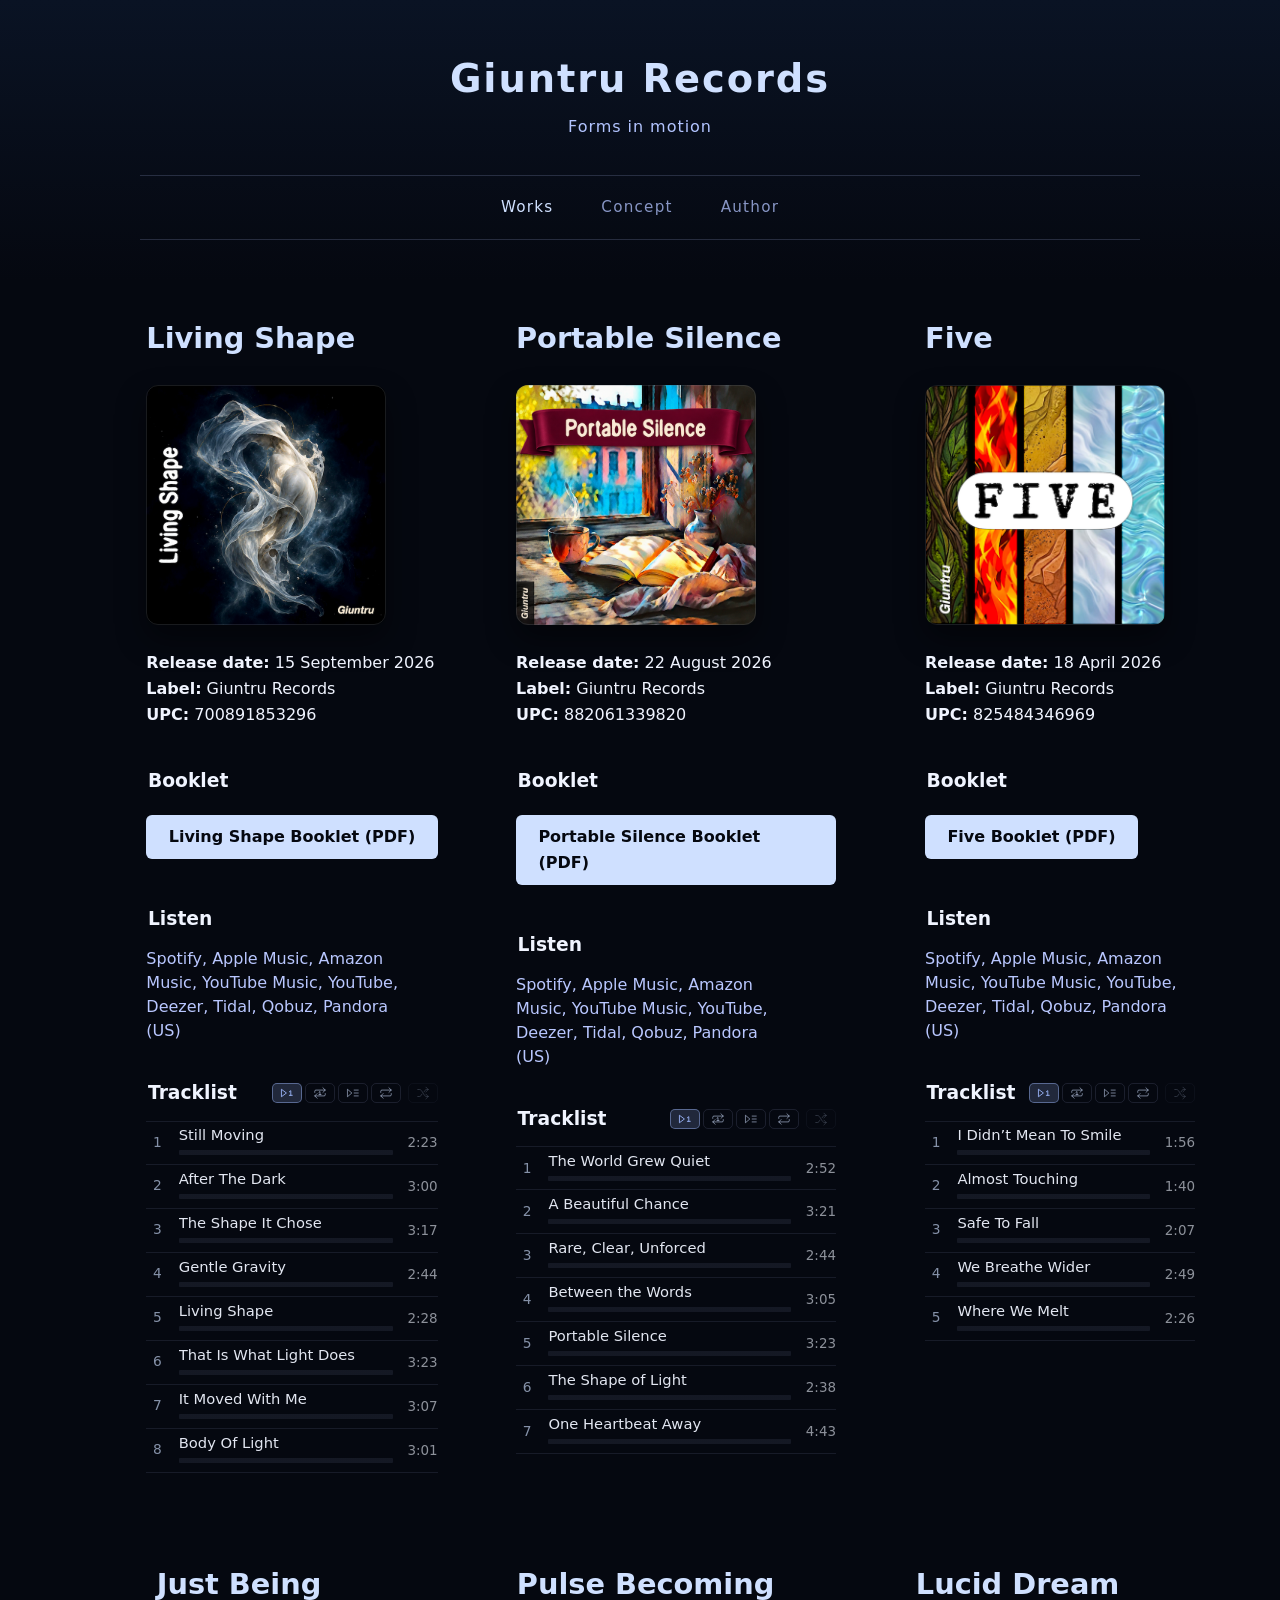
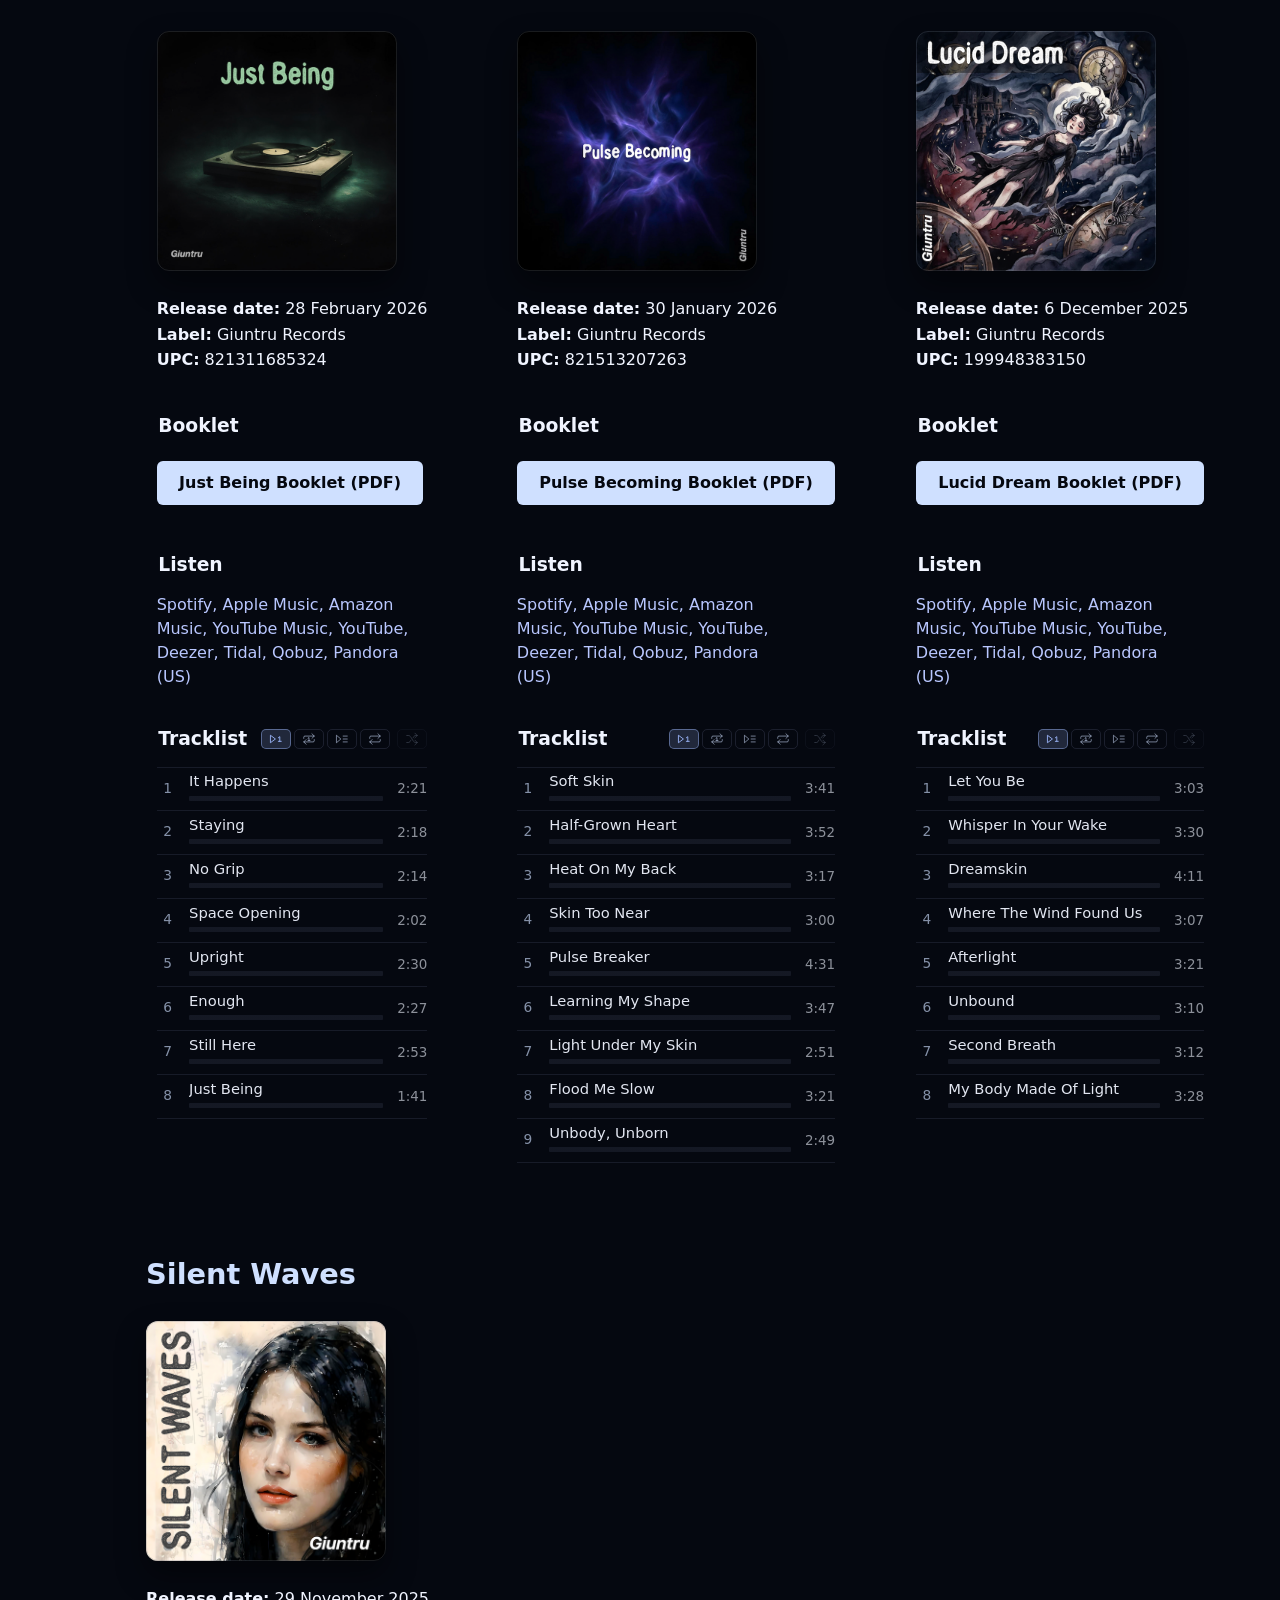
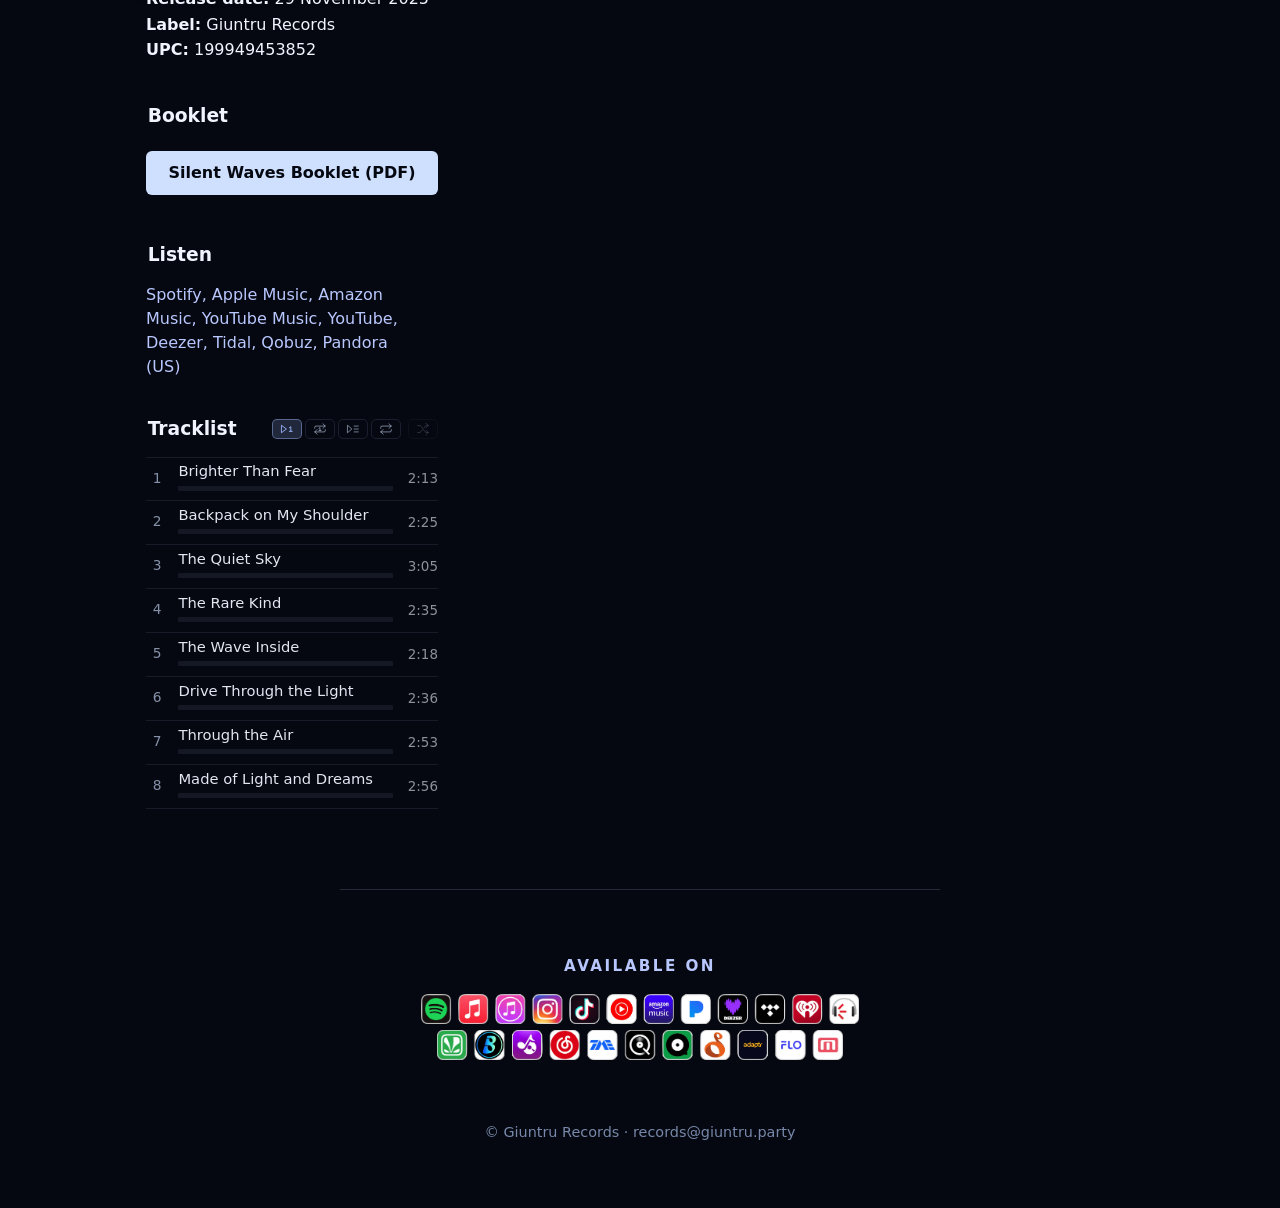
<file: index.html>
<!DOCTYPE html>
<html lang="en">

<head>
  <meta charset="UTF-8">
  <title>Giuntru Records</title>
  <meta name="viewport" content="width=device-width, initial-scale=1">
  <meta name="description"
    content="Giuntru Records — the official home of Giuntru’s albums, booklets and artistic releases. Music, visuals and immersive stories.">
  <link rel="stylesheet" href="style.css">
</head>

<body>
  <header class="header">
    <div class="header-inner">
      <h1>Giuntru Records</h1>
      <p>Forms in motion</p>


     <nav class="main-nav">
      <span class="active">Works</span>
       <a href="concept.html">Concept</a>
       <a href="author.html">Author</a>
     </nav>

    

    </div>
  </header>

  <main>


    <div class="albums">





      <section class="album">
        <h2>Living Shape</h2>

        <img src="Living Shape Cover WEB.png" alt="Living Shape" class="album-cover">

        <p>
          <strong>Release date:</strong> 15 September 2026<br>
          <strong>Label:</strong> Giuntru Records<br>
          <strong>UPC:</strong> 700891853296
        </p>

        <h3>Booklet</h3>
        <p>
          <a class="btn" href="Living Shape.pdf" target="_blank">
            Living Shape Booklet (PDF)
          </a>
        </p>

        <h3>Listen</h3>
        <p class="listen-inline">
          <a href="https://open.spotify.com/album/4UQERyZscUioZ2yqwsYGYH" target="_blank">Spotify</a>,
          <a href="https://music.apple.com/mt/album/living-shape/6811992851" target="_blank">Apple Music</a>,
          <a href="https://music.amazon.com/albums/B0HJRQJTVC" target="_blank">Amazon Music</a>,
          <a href="https://music.youtube.com/playlist?list=OLAK5uy_n39C-CLjLntcSax21QAZDIHjfccVD6gM8" target="_blank">YouTube Music</a>,
          <a href="https://www.youtube.com/channel/UCXBFj8EbXyIumIeQOKZNlCA" target="_blank">YouTube</a>,
          <a href="https://link.deezer.com/s/34p3vc8yIKnlxYj2EFnZy" target="_blank">Deezer</a>,
          <a href="https://tidal.com/album/561153106" target="_blank">Tidal</a>,
          <a href="https://www.qobuz.com/gb-en/album/living-shape-giuntru/fzfpx6axgtxh9" target="_blank"> Qobuz</a>,
          <a target="_blank">Pandora (US)</a>
        </p>
          

        
        <div class="tracklist-header">
          <h3>Tracklist</h3>
          <div class="album-playback">
            <div class="album-modes" role="radiogroup" aria-label="Playback mode">
              <button class="album-mode" type="button" role="radio" data-mode="single" aria-checked="true" tabindex="0" aria-label="One track" title="One track"><svg viewBox="0 0 24 24" aria-hidden="true"><path d="m3 6 8 6-8 6Z"/><path d="m16 10 2.5-2v8m-2.5 0h5"/></svg></button>
              <button class="album-mode" type="button" role="radio" data-mode="repeat-one" aria-checked="false" tabindex="-1" aria-label="Repeat track" title="Repeat track"><svg viewBox="0 0 24 24" aria-hidden="true"><path d="m17 3 4 4-4 4M3 11V9a2 2 0 0 1 2-2h16M7 21l-4-4 4-4m14 0v2a2 2 0 0 1-2 2H3"/><path class="repeat-one-number" d="m10.25 10.75 1.75-1.25v5m-1.75 0h3.5"/></svg></button>
              <button class="album-mode" type="button" role="radio" data-mode="album" aria-checked="false" tabindex="-1" aria-label="Album once" title="Album once"><svg viewBox="0 0 24 24" aria-hidden="true"><path d="m3 6 7 6-7 6Zm11 1h7m-7 5h7m-7 5h7"/></svg></button>
              <button class="album-mode" type="button" role="radio" data-mode="repeat-all" aria-checked="false" tabindex="-1" aria-label="Repeat album" title="Repeat album"><svg viewBox="0 0 24 24" aria-hidden="true"><path d="m17 3 4 4-4 4M3 11V9a2 2 0 0 1 2-2h16M7 21l-4-4 4-4m14 0v2a2 2 0 0 1-2 2H3"/></svg></button>
            </div>
            <button class="album-shuffle" type="button" disabled aria-label="Shuffle album" aria-pressed="false" title="Shuffle album">
              <svg viewBox="0 0 24 24" aria-hidden="true"><path d="M3 6h3c5 0 7 12 12 12h3m-4-4 4 4-4 4M3 18h3c2 0 3-2 4-4m4-4c1-2 2-4 4-4h3m-4-4 4 4-4 4"/></svg>
            </button>
          </div>
        </div>

        <div class="tracklist">

          <div class="track-row playable" data-src="audio/Living Shape/01 - Still Moving.mp3" data-lyrics-sync="audio/Living Shape/01 - Still Moving.lrc">
            <button class="track-control" type="button" aria-label="Play Still Moving">
              <span class="track-number">1</span>

              <span class="track-play" aria-hidden="true">
                <svg viewBox="0 0 32 32"><circle cx="16" cy="16" r="15.4" fill="none" stroke="currentColor" stroke-width="1.2"></circle><path transform="translate(4.333333 4)" d="M8 5v14l11-7z"></path></svg>
              </span>

              <span class="track-pause" aria-hidden="true">
                <svg viewBox="0 0 32 32"><circle cx="16" cy="16" r="15.4" fill="none" stroke="currentColor" stroke-width="1.2"></circle><path transform="translate(4 4)" d="M7 5h4v14H7zM13 5h4v14h-4z"></path></svg>
              </span>

              <span class="track-eq" aria-hidden="true"><span class="eq-channel eq-left"><i></i><i></i><i></i><i></i><i></i></span><span class="eq-channel eq-right"><i></i><i></i><i></i><i></i><i></i></span></span>
            </button>

            <div class="track-meta">
              <button class="track-title lyrics-open" type="button" aria-haspopup="dialog"
                aria-controls="track-lyrics" aria-label="Still Moving — controls and lyrics"><span class="lyrics-title-label">Still Moving</span></button>
              <input class="track-seek" type="range" min="0" max="100" step="0.1" value="0"
                aria-label="Seek Still Moving" aria-valuetext="0:00" disabled>
            </div>

            <span class="track-duration">2:23</span>
          </div>


          <div class="track-row playable" data-src="audio/Living Shape/02 - After the Dark.mp3" data-lyrics-sync="audio/Living Shape/02 - After the Dark.lrc">
            <button class="track-control" type="button" aria-label="Play After The Dark">
              <span class="track-number">2</span>

              <span class="track-play" aria-hidden="true">
                <svg viewBox="0 0 32 32"><circle cx="16" cy="16" r="15.4" fill="none" stroke="currentColor" stroke-width="1.2"></circle><path transform="translate(4.333333 4)" d="M8 5v14l11-7z"></path></svg>
              </span>

              <span class="track-pause" aria-hidden="true">
                <svg viewBox="0 0 32 32"><circle cx="16" cy="16" r="15.4" fill="none" stroke="currentColor" stroke-width="1.2"></circle><path transform="translate(4 4)" d="M7 5h4v14H7zM13 5h4v14h-4z"></path></svg>
              </span>

              <span class="track-eq" aria-hidden="true"><span class="eq-channel eq-left"><i></i><i></i><i></i><i></i><i></i></span><span class="eq-channel eq-right"><i></i><i></i><i></i><i></i><i></i></span></span>
            </button>

            <div class="track-meta">
              <button class="track-title lyrics-open" type="button" aria-haspopup="dialog"
                aria-controls="track-lyrics" aria-label="After The Dark — controls and lyrics"><span class="lyrics-title-label">After The Dark</span></button>
              <input class="track-seek" type="range" min="0" max="100" step="0.1" value="0"
                aria-label="Seek After The Dark" aria-valuetext="0:00" disabled>
            </div>

            <span class="track-duration">3:00</span>
          </div>


          <div class="track-row playable" data-src="audio/Living Shape/03 - The Shape It Chose.mp3" data-lyrics-sync="audio/Living Shape/03 - The Shape It Chose.lrc">
            <button class="track-control" type="button" aria-label="Play The Shape It Chose">
              <span class="track-number">3</span>

              <span class="track-play" aria-hidden="true">
                <svg viewBox="0 0 32 32"><circle cx="16" cy="16" r="15.4" fill="none" stroke="currentColor" stroke-width="1.2"></circle><path transform="translate(4.333333 4)" d="M8 5v14l11-7z"></path></svg>
              </span>

              <span class="track-pause" aria-hidden="true">
                <svg viewBox="0 0 32 32"><circle cx="16" cy="16" r="15.4" fill="none" stroke="currentColor" stroke-width="1.2"></circle><path transform="translate(4 4)" d="M7 5h4v14H7zM13 5h4v14h-4z"></path></svg>
              </span>

              <span class="track-eq" aria-hidden="true"><span class="eq-channel eq-left"><i></i><i></i><i></i><i></i><i></i></span><span class="eq-channel eq-right"><i></i><i></i><i></i><i></i><i></i></span></span>
            </button>

            <div class="track-meta">
              <button class="track-title lyrics-open" type="button" aria-haspopup="dialog"
                aria-controls="track-lyrics" aria-label="The Shape It Chose — controls and lyrics"><span class="lyrics-title-label">The Shape It Chose</span></button>
              <input class="track-seek" type="range" min="0" max="100" step="0.1" value="0"
                aria-label="Seek The Shape It Chose" aria-valuetext="0:00" disabled>
            </div>

            <span class="track-duration">3:17</span>
          </div>


          <div class="track-row playable" data-src="audio/Living Shape/04 - Gentle Gravity.mp3" data-lyrics-sync="audio/Living Shape/04 - Gentle Gravity.lrc">
            <button class="track-control" type="button" aria-label="Play Gentle Gravity">
              <span class="track-number">4</span>

              <span class="track-play" aria-hidden="true">
                <svg viewBox="0 0 32 32"><circle cx="16" cy="16" r="15.4" fill="none" stroke="currentColor" stroke-width="1.2"></circle><path transform="translate(4.333333 4)" d="M8 5v14l11-7z"></path></svg>
              </span>

              <span class="track-pause" aria-hidden="true">
                <svg viewBox="0 0 32 32"><circle cx="16" cy="16" r="15.4" fill="none" stroke="currentColor" stroke-width="1.2"></circle><path transform="translate(4 4)" d="M7 5h4v14H7zM13 5h4v14h-4z"></path></svg>
              </span>

              <span class="track-eq" aria-hidden="true"><span class="eq-channel eq-left"><i></i><i></i><i></i><i></i><i></i></span><span class="eq-channel eq-right"><i></i><i></i><i></i><i></i><i></i></span></span>
            </button>

            <div class="track-meta">
              <button class="track-title lyrics-open" type="button" aria-haspopup="dialog"
                aria-controls="track-lyrics" aria-label="Gentle Gravity — controls and lyrics"><span class="lyrics-title-label">Gentle Gravity</span></button>
              <input class="track-seek" type="range" min="0" max="100" step="0.1" value="0"
                aria-label="Seek Gentle Gravity" aria-valuetext="0:00" disabled>
            </div>

            <span class="track-duration">2:44</span>
          </div>


          <div class="track-row playable" data-src="audio/Living Shape/05 - Living Shape.mp3" data-lyrics-sync="audio/Living Shape/05 - Living Shape.lrc">
            <button class="track-control" type="button" aria-label="Play Living Shape">
              <span class="track-number">5</span>

              <span class="track-play" aria-hidden="true">
                <svg viewBox="0 0 32 32"><circle cx="16" cy="16" r="15.4" fill="none" stroke="currentColor" stroke-width="1.2"></circle><path transform="translate(4.333333 4)" d="M8 5v14l11-7z"></path></svg>
              </span>

              <span class="track-pause" aria-hidden="true">
                <svg viewBox="0 0 32 32"><circle cx="16" cy="16" r="15.4" fill="none" stroke="currentColor" stroke-width="1.2"></circle><path transform="translate(4 4)" d="M7 5h4v14H7zM13 5h4v14h-4z"></path></svg>
              </span>

              <span class="track-eq" aria-hidden="true"><span class="eq-channel eq-left"><i></i><i></i><i></i><i></i><i></i></span><span class="eq-channel eq-right"><i></i><i></i><i></i><i></i><i></i></span></span>
            </button>

            <div class="track-meta">
              <button class="track-title lyrics-open" type="button" aria-haspopup="dialog"
                aria-controls="track-lyrics" aria-label="Living Shape — controls and lyrics"><span class="lyrics-title-label">Living Shape</span></button>
              <input class="track-seek" type="range" min="0" max="100" step="0.1" value="0"
                aria-label="Seek Living Shape" aria-valuetext="0:00" disabled>
            </div>

            <span class="track-duration">2:28</span>
          </div>


          <div class="track-row playable" data-src="audio/Living Shape/06 - That Is What Light Does.mp3" data-lyrics-sync="audio/Living Shape/06 - That Is What Light Does.lrc">
            <button class="track-control" type="button" aria-label="Play That Is What Light Does">
              <span class="track-number">6</span>

              <span class="track-play" aria-hidden="true">
                <svg viewBox="0 0 32 32"><circle cx="16" cy="16" r="15.4" fill="none" stroke="currentColor" stroke-width="1.2"></circle><path transform="translate(4.333333 4)" d="M8 5v14l11-7z"></path></svg>
              </span>

              <span class="track-pause" aria-hidden="true">
                <svg viewBox="0 0 32 32"><circle cx="16" cy="16" r="15.4" fill="none" stroke="currentColor" stroke-width="1.2"></circle><path transform="translate(4 4)" d="M7 5h4v14H7zM13 5h4v14h-4z"></path></svg>
              </span>

              <span class="track-eq" aria-hidden="true"><span class="eq-channel eq-left"><i></i><i></i><i></i><i></i><i></i></span><span class="eq-channel eq-right"><i></i><i></i><i></i><i></i><i></i></span></span>
            </button>

            <div class="track-meta">
              <button class="track-title lyrics-open" type="button" aria-haspopup="dialog"
                aria-controls="track-lyrics" aria-label="That Is What Light Does — controls and lyrics"><span class="lyrics-title-label">That Is What Light Does</span></button>
              <input class="track-seek" type="range" min="0" max="100" step="0.1" value="0"
                aria-label="Seek That Is What Light Does" aria-valuetext="0:00" disabled>
            </div>

            <span class="track-duration">3:23</span>
          </div>


          <div class="track-row playable" data-src="audio/Living Shape/07 - It Moved With Me.mp3" data-lyrics-sync="audio/Living Shape/07 - It Moved With Me.lrc">
            <button class="track-control" type="button" aria-label="Play It Moved With Me">
              <span class="track-number">7</span>

              <span class="track-play" aria-hidden="true">
                <svg viewBox="0 0 32 32"><circle cx="16" cy="16" r="15.4" fill="none" stroke="currentColor" stroke-width="1.2"></circle><path transform="translate(4.333333 4)" d="M8 5v14l11-7z"></path></svg>
              </span>

              <span class="track-pause" aria-hidden="true">
                <svg viewBox="0 0 32 32"><circle cx="16" cy="16" r="15.4" fill="none" stroke="currentColor" stroke-width="1.2"></circle><path transform="translate(4 4)" d="M7 5h4v14H7zM13 5h4v14h-4z"></path></svg>
              </span>

              <span class="track-eq" aria-hidden="true"><span class="eq-channel eq-left"><i></i><i></i><i></i><i></i><i></i></span><span class="eq-channel eq-right"><i></i><i></i><i></i><i></i><i></i></span></span>
            </button>

            <div class="track-meta">
              <button class="track-title lyrics-open" type="button" aria-haspopup="dialog"
                aria-controls="track-lyrics" aria-label="It Moved With Me — controls and lyrics"><span class="lyrics-title-label">It Moved With Me</span></button>
              <input class="track-seek" type="range" min="0" max="100" step="0.1" value="0"
                aria-label="Seek It Moved With Me" aria-valuetext="0:00" disabled>
            </div>

            <span class="track-duration">3:07</span>
          </div>


          <div class="track-row playable" data-src="audio/Living Shape/08 - Body of Light.mp3" data-lyrics-sync="audio/Living Shape/08 - Body of Light.lrc">
            <button class="track-control" type="button" aria-label="Play Body Of Light">
              <span class="track-number">8</span>

              <span class="track-play" aria-hidden="true">
                <svg viewBox="0 0 32 32"><circle cx="16" cy="16" r="15.4" fill="none" stroke="currentColor" stroke-width="1.2"></circle><path transform="translate(4.333333 4)" d="M8 5v14l11-7z"></path></svg>
              </span>

              <span class="track-pause" aria-hidden="true">
                <svg viewBox="0 0 32 32"><circle cx="16" cy="16" r="15.4" fill="none" stroke="currentColor" stroke-width="1.2"></circle><path transform="translate(4 4)" d="M7 5h4v14H7zM13 5h4v14h-4z"></path></svg>
              </span>

              <span class="track-eq" aria-hidden="true"><span class="eq-channel eq-left"><i></i><i></i><i></i><i></i><i></i></span><span class="eq-channel eq-right"><i></i><i></i><i></i><i></i><i></i></span></span>
            </button>

            <div class="track-meta">
              <button class="track-title lyrics-open" type="button" aria-haspopup="dialog"
                aria-controls="track-lyrics" aria-label="Body Of Light — controls and lyrics"><span class="lyrics-title-label">Body Of Light</span></button>
              <input class="track-seek" type="range" min="0" max="100" step="0.1" value="0"
                aria-label="Seek Body Of Light" aria-valuetext="0:00" disabled>
            </div>

            <span class="track-duration">3:01</span>
          </div>

        </div>
      </section>   









      <section class="album">
      <h2>Portable Silence</h2>

      <img src="Portable Silence Cover WEB.png" alt="Portable Silence" class="album-cover">

      <p>
        <strong>Release date:</strong> 22 August 2026<br>
        <strong>Label:</strong> Giuntru Records<br>
        <strong>UPC:</strong> 882061339820
      </p>

      <h3>Booklet</h3>
      <p>
        <a class="btn" href="Portable Silence.pdf" target="_blank">
          Portable Silence Booklet (PDF)
        </a>
      </p>

      <h3>Listen</h3>
      <p class="listen-inline">
        <a href="https://open.spotify.com/album/13K0DAjRHAFn3Uzq1nVVB5" target="_blank">Spotify</a>,
        <a href="https://music.apple.com/mt/album/portable-silence/6802255608" target="_blank">Apple Music</a>,
        <a href="https://music.amazon.com/albums/B0HFJYSMDW" target="_blank">Amazon Music</a>,
        <a href="https://music.youtube.com/playlist?list=OLAK5uy_kB8skACJxTVJZM-FLcsYbHN349BtaAKFM" target="_blank">YouTube Music</a>,
        <a href="https://www.youtube.com/channel/UCXBFj8EbXyIumIeQOKZNlCA" target="_blank">YouTube</a>,
        <a href="https://link.deezer.com/s/34bfnYYffrrWFuIsYB1DV" target="_blank">Deezer</a>,
        <a href="https://tidal.com/album/553037685" target="_blank">Tidal</a>,
        <a href="https://www.qobuz.com/gb-en/album/portable-silence-giuntru/an4fbizdvxjhm" target="_blank"> Qobuz</a>,
        <a target="_blank">Pandora (US)</a>
      </p>
        
      <div class="tracklist-header">
          <h3>Tracklist</h3>
          <div class="album-playback">
            <div class="album-modes" role="radiogroup" aria-label="Playback mode">
              <button class="album-mode" type="button" role="radio" data-mode="single" aria-checked="true" tabindex="0" aria-label="One track" title="One track"><svg viewBox="0 0 24 24" aria-hidden="true"><path d="m3 6 8 6-8 6Z"/><path d="m16 10 2.5-2v8m-2.5 0h5"/></svg></button>
              <button class="album-mode" type="button" role="radio" data-mode="repeat-one" aria-checked="false" tabindex="-1" aria-label="Repeat track" title="Repeat track"><svg viewBox="0 0 24 24" aria-hidden="true"><path d="m17 3 4 4-4 4M3 11V9a2 2 0 0 1 2-2h16M7 21l-4-4 4-4m14 0v2a2 2 0 0 1-2 2H3"/><path class="repeat-one-number" d="m10.25 10.75 1.75-1.25v5m-1.75 0h3.5"/></svg></button>
              <button class="album-mode" type="button" role="radio" data-mode="album" aria-checked="false" tabindex="-1" aria-label="Album once" title="Album once"><svg viewBox="0 0 24 24" aria-hidden="true"><path d="m3 6 7 6-7 6Zm11 1h7m-7 5h7m-7 5h7"/></svg></button>
              <button class="album-mode" type="button" role="radio" data-mode="repeat-all" aria-checked="false" tabindex="-1" aria-label="Repeat album" title="Repeat album"><svg viewBox="0 0 24 24" aria-hidden="true"><path d="m17 3 4 4-4 4M3 11V9a2 2 0 0 1 2-2h16M7 21l-4-4 4-4m14 0v2a2 2 0 0 1-2 2H3"/></svg></button>
            </div>
            <button class="album-shuffle" type="button" disabled aria-label="Shuffle album" aria-pressed="false" title="Shuffle album">
              <svg viewBox="0 0 24 24" aria-hidden="true"><path d="M3 6h3c5 0 7 12 12 12h3m-4-4 4 4-4 4M3 18h3c2 0 3-2 4-4m4-4c1-2 2-4 4-4h3m-4-4 4 4-4 4"/></svg>
            </button>
          </div>
        </div>
      <div class="tracklist">

          <div class="track-row playable" data-src="audio/Portable Silence/01 - The World Grew Quiet.mp3" data-lyrics-sync="audio/Portable Silence/01 - The World Grew Quiet.lrc">
            <button class="track-control" type="button" aria-label="Play The World Grew Quiet">
              <span class="track-number">1</span>

              <span class="track-play" aria-hidden="true">
                <svg viewBox="0 0 32 32"><circle cx="16" cy="16" r="15.4" fill="none" stroke="currentColor" stroke-width="1.2"></circle><path transform="translate(4.333333 4)" d="M8 5v14l11-7z"></path></svg>
              </span>

              <span class="track-pause" aria-hidden="true">
                <svg viewBox="0 0 32 32"><circle cx="16" cy="16" r="15.4" fill="none" stroke="currentColor" stroke-width="1.2"></circle><path transform="translate(4 4)" d="M7 5h4v14H7zM13 5h4v14h-4z"></path></svg>
              </span>

              <span class="track-eq" aria-hidden="true"><span class="eq-channel eq-left"><i></i><i></i><i></i><i></i><i></i></span><span class="eq-channel eq-right"><i></i><i></i><i></i><i></i><i></i></span></span>
            </button>

            <div class="track-meta">
              <button class="track-title lyrics-open" type="button" aria-haspopup="dialog"
                aria-controls="track-lyrics" aria-label="The World Grew Quiet — controls and lyrics"><span class="lyrics-title-label">The World Grew Quiet</span></button>
              <input class="track-seek" type="range" min="0" max="100" step="0.1" value="0"
                aria-label="Seek The World Grew Quiet" aria-valuetext="0:00" disabled>
            </div>

            <span class="track-duration">2:52</span>
          </div>

          <div class="track-row playable" data-src="audio/Portable Silence/02 - A Beautiful Chance.mp3" data-lyrics-sync="audio/Portable Silence/02 - A Beautiful Chance.lrc">
            <button class="track-control" type="button" aria-label="Play A Beautiful Chance">
              <span class="track-number">2</span>

              <span class="track-play" aria-hidden="true">
                <svg viewBox="0 0 32 32"><circle cx="16" cy="16" r="15.4" fill="none" stroke="currentColor" stroke-width="1.2"></circle><path transform="translate(4.333333 4)" d="M8 5v14l11-7z"></path></svg>
              </span>

              <span class="track-pause" aria-hidden="true">
                <svg viewBox="0 0 32 32"><circle cx="16" cy="16" r="15.4" fill="none" stroke="currentColor" stroke-width="1.2"></circle><path transform="translate(4 4)" d="M7 5h4v14H7zM13 5h4v14h-4z"></path></svg>
              </span>

              <span class="track-eq" aria-hidden="true"><span class="eq-channel eq-left"><i></i><i></i><i></i><i></i><i></i></span><span class="eq-channel eq-right"><i></i><i></i><i></i><i></i><i></i></span></span>
            </button>

            <div class="track-meta">
              <button class="track-title lyrics-open" type="button" aria-haspopup="dialog"
                aria-controls="track-lyrics" aria-label="A Beautiful Chance — controls and lyrics"><span class="lyrics-title-label">A Beautiful Chance</span></button>
              <input class="track-seek" type="range" min="0" max="100" step="0.1" value="0"
                aria-label="Seek A Beautiful Chance" aria-valuetext="0:00" disabled>
            </div>

            <span class="track-duration">3:21</span>
          </div>

          <div class="track-row playable" data-src="audio/Portable Silence/03 - Rare, Clear, Unforced.mp3" data-lyrics-sync="audio/Portable Silence/03 - Rare, Clear, Unforced.lrc">
            <button class="track-control" type="button" aria-label="Play Rare, Clear, Unforced">
              <span class="track-number">3</span>

              <span class="track-play" aria-hidden="true">
                <svg viewBox="0 0 32 32"><circle cx="16" cy="16" r="15.4" fill="none" stroke="currentColor" stroke-width="1.2"></circle><path transform="translate(4.333333 4)" d="M8 5v14l11-7z"></path></svg>
              </span>

              <span class="track-pause" aria-hidden="true">
                <svg viewBox="0 0 32 32"><circle cx="16" cy="16" r="15.4" fill="none" stroke="currentColor" stroke-width="1.2"></circle><path transform="translate(4 4)" d="M7 5h4v14H7zM13 5h4v14h-4z"></path></svg>
              </span>

              <span class="track-eq" aria-hidden="true"><span class="eq-channel eq-left"><i></i><i></i><i></i><i></i><i></i></span><span class="eq-channel eq-right"><i></i><i></i><i></i><i></i><i></i></span></span>
            </button>

            <div class="track-meta">
              <button class="track-title lyrics-open" type="button" aria-haspopup="dialog"
                aria-controls="track-lyrics" aria-label="Rare, Clear, Unforced — controls and lyrics"><span class="lyrics-title-label">Rare, Clear, Unforced</span></button>
              <input class="track-seek" type="range" min="0" max="100" step="0.1" value="0"
                aria-label="Seek Rare, Clear, Unforced" aria-valuetext="0:00" disabled>
            </div>

            <span class="track-duration">2:44</span>
          </div>

          <div class="track-row playable" data-src="audio/Portable Silence/04 - Between The Words.mp3" data-lyrics-sync="audio/Portable Silence/04 - Between The Words.lrc">
            <button class="track-control" type="button" aria-label="Play Between the Words">
              <span class="track-number">4</span>

              <span class="track-play" aria-hidden="true">
                <svg viewBox="0 0 32 32"><circle cx="16" cy="16" r="15.4" fill="none" stroke="currentColor" stroke-width="1.2"></circle><path transform="translate(4.333333 4)" d="M8 5v14l11-7z"></path></svg>
              </span>

              <span class="track-pause" aria-hidden="true">
                <svg viewBox="0 0 32 32"><circle cx="16" cy="16" r="15.4" fill="none" stroke="currentColor" stroke-width="1.2"></circle><path transform="translate(4 4)" d="M7 5h4v14H7zM13 5h4v14h-4z"></path></svg>
              </span>

              <span class="track-eq" aria-hidden="true"><span class="eq-channel eq-left"><i></i><i></i><i></i><i></i><i></i></span><span class="eq-channel eq-right"><i></i><i></i><i></i><i></i><i></i></span></span>
            </button>

            <div class="track-meta">
              <button class="track-title lyrics-open" type="button" aria-haspopup="dialog"
                aria-controls="track-lyrics" aria-label="Between the Words — controls and lyrics"><span class="lyrics-title-label">Between the Words</span></button>
              <input class="track-seek" type="range" min="0" max="100" step="0.1" value="0"
                aria-label="Seek Between the Words" aria-valuetext="0:00" disabled>
            </div>

            <span class="track-duration">3:05</span>
          </div>

          <div class="track-row playable" data-src="audio/Portable Silence/05 - Portable Silence.mp3" data-lyrics-sync="audio/Portable Silence/05 - Portable Silence.lrc">
            <button class="track-control" type="button" aria-label="Play Portable Silence">
              <span class="track-number">5</span>

              <span class="track-play" aria-hidden="true">
                <svg viewBox="0 0 32 32"><circle cx="16" cy="16" r="15.4" fill="none" stroke="currentColor" stroke-width="1.2"></circle><path transform="translate(4.333333 4)" d="M8 5v14l11-7z"></path></svg>
              </span>

              <span class="track-pause" aria-hidden="true">
                <svg viewBox="0 0 32 32"><circle cx="16" cy="16" r="15.4" fill="none" stroke="currentColor" stroke-width="1.2"></circle><path transform="translate(4 4)" d="M7 5h4v14H7zM13 5h4v14h-4z"></path></svg>
              </span>

              <span class="track-eq" aria-hidden="true"><span class="eq-channel eq-left"><i></i><i></i><i></i><i></i><i></i></span><span class="eq-channel eq-right"><i></i><i></i><i></i><i></i><i></i></span></span>
            </button>

            <div class="track-meta">
              <button class="track-title lyrics-open" type="button" aria-haspopup="dialog"
                aria-controls="track-lyrics" aria-label="Portable Silence — controls and lyrics"><span class="lyrics-title-label">Portable Silence</span></button>
              <input class="track-seek" type="range" min="0" max="100" step="0.1" value="0"
                aria-label="Seek Portable Silence" aria-valuetext="0:00" disabled>
            </div>

            <span class="track-duration">3:23</span>
          </div>

          <div class="track-row playable" data-src="audio/Portable Silence/06 - The Shape of Light.mp3" data-lyrics-sync="audio/Portable Silence/06 - The Shape of Light.lrc">
            <button class="track-control" type="button" aria-label="Play The Shape of Light">
              <span class="track-number">6</span>

              <span class="track-play" aria-hidden="true">
                <svg viewBox="0 0 32 32"><circle cx="16" cy="16" r="15.4" fill="none" stroke="currentColor" stroke-width="1.2"></circle><path transform="translate(4.333333 4)" d="M8 5v14l11-7z"></path></svg>
              </span>

              <span class="track-pause" aria-hidden="true">
                <svg viewBox="0 0 32 32"><circle cx="16" cy="16" r="15.4" fill="none" stroke="currentColor" stroke-width="1.2"></circle><path transform="translate(4 4)" d="M7 5h4v14H7zM13 5h4v14h-4z"></path></svg>
              </span>

              <span class="track-eq" aria-hidden="true"><span class="eq-channel eq-left"><i></i><i></i><i></i><i></i><i></i></span><span class="eq-channel eq-right"><i></i><i></i><i></i><i></i><i></i></span></span>
            </button>

            <div class="track-meta">
              <button class="track-title lyrics-open" type="button" aria-haspopup="dialog"
                aria-controls="track-lyrics" aria-label="The Shape of Light — controls and lyrics"><span class="lyrics-title-label">The Shape of Light</span></button>
              <input class="track-seek" type="range" min="0" max="100" step="0.1" value="0"
                aria-label="Seek The Shape of Light" aria-valuetext="0:00" disabled>
            </div>

            <span class="track-duration">2:38</span>
          </div>

          <div class="track-row playable" data-src="audio/Portable Silence/07 - One Heartbeat Away.mp3" data-lyrics-sync="audio/Portable Silence/07 - One Heartbeat Away.lrc">
            <button class="track-control" type="button" aria-label="Play One Heartbeat Away">
              <span class="track-number">7</span>

              <span class="track-play" aria-hidden="true">
                <svg viewBox="0 0 32 32"><circle cx="16" cy="16" r="15.4" fill="none" stroke="currentColor" stroke-width="1.2"></circle><path transform="translate(4.333333 4)" d="M8 5v14l11-7z"></path></svg>
              </span>

              <span class="track-pause" aria-hidden="true">
                <svg viewBox="0 0 32 32"><circle cx="16" cy="16" r="15.4" fill="none" stroke="currentColor" stroke-width="1.2"></circle><path transform="translate(4 4)" d="M7 5h4v14H7zM13 5h4v14h-4z"></path></svg>
              </span>

              <span class="track-eq" aria-hidden="true"><span class="eq-channel eq-left"><i></i><i></i><i></i><i></i><i></i></span><span class="eq-channel eq-right"><i></i><i></i><i></i><i></i><i></i></span></span>
            </button>

            <div class="track-meta">
              <button class="track-title lyrics-open" type="button" aria-haspopup="dialog"
                aria-controls="track-lyrics" aria-label="One Heartbeat Away — controls and lyrics"><span class="lyrics-title-label">One Heartbeat Away</span></button>
              <input class="track-seek" type="range" min="0" max="100" step="0.1" value="0"
                aria-label="Seek One Heartbeat Away" aria-valuetext="0:00" disabled>
            </div>

            <span class="track-duration">4:43</span>
          </div>

        </div>
    </section>   






    <section class="album">
      <h2>Five</h2>

      <img src="Five Cover WEB.png" alt="Five Cover" class="album-cover">

      <p>
        <strong>Release date:</strong> 18 April 2026<br>
        <strong>Label:</strong> Giuntru Records<br>
        <strong>UPC:</strong> 825484346969
      </p>

      <h3>Booklet</h3>
      <p>
        <a class="btn" href="Five.pdf" target="_blank">
          Five Booklet (PDF)
        </a>
      </p>

      <h3>Listen</h3>
      <p class="listen-inline">
        <a href="https://open.spotify.com/album/3chQGQbsMtpFuc6ECzlmcA" target="_blank">Spotify</a>,
        <a href="https://music.apple.com/album/five-ep/1893056077" target="_blank">Apple Music</a>,
        <a href="https://music.amazon.com/albums/B0GWW91VFD" target="_blank">Amazon Music</a>,
        <a href="https://music.youtube.com/playlist?list=OLAK5uy_nxKyHAmimXn04hrAD7y5hmocJAYfG04DQ" target="_blank">YouTube Music</a>,
        <a href="https://www.youtube.com/channel/UCXBFj8EbXyIumIeQOKZNlCA" target="_blank">YouTube</a>,
        <a href="https://link.deezer.com/s/331z2JbMtwDZvYjB0wXWq" target="_blank">Deezer</a>,
        <a href="https://tidal.com/album/515222214" target="_blank">Tidal</a>,
        <a href="https://www.qobuz.com/gb-en/album/five-giuntru/tvtna27y0j5d4" target="_blank"> Qobuz</a>,
        <a href="https://www.pandora.com/artist/giuntru/5/AL63lXwVx2Jw396" target="_blank">Pandora (US)</a>
      </p>
        
      <div class="tracklist-header">
          <h3>Tracklist</h3>
          <div class="album-playback">
            <div class="album-modes" role="radiogroup" aria-label="Playback mode">
              <button class="album-mode" type="button" role="radio" data-mode="single" aria-checked="true" tabindex="0" aria-label="One track" title="One track"><svg viewBox="0 0 24 24" aria-hidden="true"><path d="m3 6 8 6-8 6Z"/><path d="m16 10 2.5-2v8m-2.5 0h5"/></svg></button>
              <button class="album-mode" type="button" role="radio" data-mode="repeat-one" aria-checked="false" tabindex="-1" aria-label="Repeat track" title="Repeat track"><svg viewBox="0 0 24 24" aria-hidden="true"><path d="m17 3 4 4-4 4M3 11V9a2 2 0 0 1 2-2h16M7 21l-4-4 4-4m14 0v2a2 2 0 0 1-2 2H3"/><path class="repeat-one-number" d="m10.25 10.75 1.75-1.25v5m-1.75 0h3.5"/></svg></button>
              <button class="album-mode" type="button" role="radio" data-mode="album" aria-checked="false" tabindex="-1" aria-label="Album once" title="Album once"><svg viewBox="0 0 24 24" aria-hidden="true"><path d="m3 6 7 6-7 6Zm11 1h7m-7 5h7m-7 5h7"/></svg></button>
              <button class="album-mode" type="button" role="radio" data-mode="repeat-all" aria-checked="false" tabindex="-1" aria-label="Repeat album" title="Repeat album"><svg viewBox="0 0 24 24" aria-hidden="true"><path d="m17 3 4 4-4 4M3 11V9a2 2 0 0 1 2-2h16M7 21l-4-4 4-4m14 0v2a2 2 0 0 1-2 2H3"/></svg></button>
            </div>
            <button class="album-shuffle" type="button" disabled aria-label="Shuffle album" aria-pressed="false" title="Shuffle album">
              <svg viewBox="0 0 24 24" aria-hidden="true"><path d="M3 6h3c5 0 7 12 12 12h3m-4-4 4 4-4 4M3 18h3c2 0 3-2 4-4m4-4c1-2 2-4 4-4h3m-4-4 4 4-4 4"/></svg>
            </button>
          </div>
        </div>
      <div class="tracklist">

          <div class="track-row playable" data-src="audio/Five/01 - I Didn’t Mean to Smile.mp3" data-lyrics-sync="audio/Five/01 - I Didn’t Mean to Smile.lrc">
            <button class="track-control" type="button" aria-label="Play I Didn’t Mean To Smile">
              <span class="track-number">1</span>

              <span class="track-play" aria-hidden="true">
                <svg viewBox="0 0 32 32"><circle cx="16" cy="16" r="15.4" fill="none" stroke="currentColor" stroke-width="1.2"></circle><path transform="translate(4.333333 4)" d="M8 5v14l11-7z"></path></svg>
              </span>

              <span class="track-pause" aria-hidden="true">
                <svg viewBox="0 0 32 32"><circle cx="16" cy="16" r="15.4" fill="none" stroke="currentColor" stroke-width="1.2"></circle><path transform="translate(4 4)" d="M7 5h4v14H7zM13 5h4v14h-4z"></path></svg>
              </span>

              <span class="track-eq" aria-hidden="true"><span class="eq-channel eq-left"><i></i><i></i><i></i><i></i><i></i></span><span class="eq-channel eq-right"><i></i><i></i><i></i><i></i><i></i></span></span>
            </button>

            <div class="track-meta">
              <button class="track-title lyrics-open" type="button" aria-haspopup="dialog"
                aria-controls="track-lyrics" aria-label="I Didn’t Mean To Smile — controls and lyrics"><span class="lyrics-title-label">I Didn’t Mean To Smile</span></button>
              <input class="track-seek" type="range" min="0" max="100" step="0.1" value="0"
                aria-label="Seek I Didn’t Mean To Smile" aria-valuetext="0:00" disabled>
            </div>

            <span class="track-duration">1:56</span>
          </div>

          <div class="track-row playable" data-src="audio/Five/02 - Almost Touching.mp3" data-lyrics-sync="audio/Five/02 - Almost Touching.lrc">
            <button class="track-control" type="button" aria-label="Play Almost Touching">
              <span class="track-number">2</span>

              <span class="track-play" aria-hidden="true">
                <svg viewBox="0 0 32 32"><circle cx="16" cy="16" r="15.4" fill="none" stroke="currentColor" stroke-width="1.2"></circle><path transform="translate(4.333333 4)" d="M8 5v14l11-7z"></path></svg>
              </span>

              <span class="track-pause" aria-hidden="true">
                <svg viewBox="0 0 32 32"><circle cx="16" cy="16" r="15.4" fill="none" stroke="currentColor" stroke-width="1.2"></circle><path transform="translate(4 4)" d="M7 5h4v14H7zM13 5h4v14h-4z"></path></svg>
              </span>

              <span class="track-eq" aria-hidden="true"><span class="eq-channel eq-left"><i></i><i></i><i></i><i></i><i></i></span><span class="eq-channel eq-right"><i></i><i></i><i></i><i></i><i></i></span></span>
            </button>

            <div class="track-meta">
              <button class="track-title lyrics-open" type="button" aria-haspopup="dialog"
                aria-controls="track-lyrics" aria-label="Almost Touching — controls and lyrics"><span class="lyrics-title-label">Almost Touching</span></button>
              <input class="track-seek" type="range" min="0" max="100" step="0.1" value="0"
                aria-label="Seek Almost Touching" aria-valuetext="0:00" disabled>
            </div>

            <span class="track-duration">1:40</span>
          </div>

          <div class="track-row playable" data-src="audio/Five/03 - Safe to Fall.mp3" data-lyrics-sync="audio/Five/03 - Safe to Fall.lrc">
            <button class="track-control" type="button" aria-label="Play Safe To Fall">
              <span class="track-number">3</span>

              <span class="track-play" aria-hidden="true">
                <svg viewBox="0 0 32 32"><circle cx="16" cy="16" r="15.4" fill="none" stroke="currentColor" stroke-width="1.2"></circle><path transform="translate(4.333333 4)" d="M8 5v14l11-7z"></path></svg>
              </span>

              <span class="track-pause" aria-hidden="true">
                <svg viewBox="0 0 32 32"><circle cx="16" cy="16" r="15.4" fill="none" stroke="currentColor" stroke-width="1.2"></circle><path transform="translate(4 4)" d="M7 5h4v14H7zM13 5h4v14h-4z"></path></svg>
              </span>

              <span class="track-eq" aria-hidden="true"><span class="eq-channel eq-left"><i></i><i></i><i></i><i></i><i></i></span><span class="eq-channel eq-right"><i></i><i></i><i></i><i></i><i></i></span></span>
            </button>

            <div class="track-meta">
              <button class="track-title lyrics-open" type="button" aria-haspopup="dialog"
                aria-controls="track-lyrics" aria-label="Safe To Fall — controls and lyrics"><span class="lyrics-title-label">Safe To Fall</span></button>
              <input class="track-seek" type="range" min="0" max="100" step="0.1" value="0"
                aria-label="Seek Safe To Fall" aria-valuetext="0:00" disabled>
            </div>

            <span class="track-duration">2:07</span>
          </div>

          <div class="track-row playable" data-src="audio/Five/04 - We Breathe Wider.mp3" data-lyrics-sync="audio/Five/04 - We Breathe Wider.lrc">
            <button class="track-control" type="button" aria-label="Play We Breathe Wider">
              <span class="track-number">4</span>

              <span class="track-play" aria-hidden="true">
                <svg viewBox="0 0 32 32"><circle cx="16" cy="16" r="15.4" fill="none" stroke="currentColor" stroke-width="1.2"></circle><path transform="translate(4.333333 4)" d="M8 5v14l11-7z"></path></svg>
              </span>

              <span class="track-pause" aria-hidden="true">
                <svg viewBox="0 0 32 32"><circle cx="16" cy="16" r="15.4" fill="none" stroke="currentColor" stroke-width="1.2"></circle><path transform="translate(4 4)" d="M7 5h4v14H7zM13 5h4v14h-4z"></path></svg>
              </span>

              <span class="track-eq" aria-hidden="true"><span class="eq-channel eq-left"><i></i><i></i><i></i><i></i><i></i></span><span class="eq-channel eq-right"><i></i><i></i><i></i><i></i><i></i></span></span>
            </button>

            <div class="track-meta">
              <button class="track-title lyrics-open" type="button" aria-haspopup="dialog"
                aria-controls="track-lyrics" aria-label="We Breathe Wider — controls and lyrics"><span class="lyrics-title-label">We Breathe Wider</span></button>
              <input class="track-seek" type="range" min="0" max="100" step="0.1" value="0"
                aria-label="Seek We Breathe Wider" aria-valuetext="0:00" disabled>
            </div>

            <span class="track-duration">2:49</span>
          </div>

          <div class="track-row playable" data-src="audio/Five/05 - Where We Melt.mp3" data-lyrics-sync="audio/Five/05 - Where We Melt.lrc">
            <button class="track-control" type="button" aria-label="Play Where We Melt">
              <span class="track-number">5</span>

              <span class="track-play" aria-hidden="true">
                <svg viewBox="0 0 32 32"><circle cx="16" cy="16" r="15.4" fill="none" stroke="currentColor" stroke-width="1.2"></circle><path transform="translate(4.333333 4)" d="M8 5v14l11-7z"></path></svg>
              </span>

              <span class="track-pause" aria-hidden="true">
                <svg viewBox="0 0 32 32"><circle cx="16" cy="16" r="15.4" fill="none" stroke="currentColor" stroke-width="1.2"></circle><path transform="translate(4 4)" d="M7 5h4v14H7zM13 5h4v14h-4z"></path></svg>
              </span>

              <span class="track-eq" aria-hidden="true"><span class="eq-channel eq-left"><i></i><i></i><i></i><i></i><i></i></span><span class="eq-channel eq-right"><i></i><i></i><i></i><i></i><i></i></span></span>
            </button>

            <div class="track-meta">
              <button class="track-title lyrics-open" type="button" aria-haspopup="dialog"
                aria-controls="track-lyrics" aria-label="Where We Melt — controls and lyrics"><span class="lyrics-title-label">Where We Melt</span></button>
              <input class="track-seek" type="range" min="0" max="100" step="0.1" value="0"
                aria-label="Seek Where We Melt" aria-valuetext="0:00" disabled>
            </div>

            <span class="track-duration">2:26</span>
          </div>

        </div>
    </section>   




     <section class="album">
      <h2>Just Being</h2>

      <img src="Just Being Cover WEB.png" alt="Just Being Cover" class="album-cover">

      <p>
        <strong>Release date:</strong> 28 February 2026<br>
        <strong>Label:</strong> Giuntru Records<br>
        <strong>UPC:</strong> 821311685324
      </p>

      <h3>Booklet</h3>
      <p>
        <a class="btn" href="Just Being.pdf" target="_blank">
          Just Being Booklet (PDF)
        </a>
      </p>

      <h3>Listen</h3>
      <p class="listen-inline">
        <a href="https://open.spotify.com/album/01quq3LhdGfjwWWzDI6u6u" target="_blank">Spotify</a>,
        <a href="https://music.apple.com/album/just-being/1879557876" target="_blank">Apple Music</a>,
        <a href="https://music.amazon.com/albums/B0GPH5974K" target="_blank">Amazon Music</a>,
        <a href="https://music.youtube.com/playlist?list=OLAK5uy_mCAL392AQ4d4q4sYGEpbV2q5ArXh9i6gI" target="_blank">YouTube Music</a>,
        <a href="https://www.youtube.com/channel/UCXBFj8EbXyIumIeQOKZNlCA" target="_blank">YouTube</a>,
        <a href="https://link.deezer.com/s/32zF14yALj1ImJjSHtINF" target="_blank">Deezer</a>,
        <a href="https://tidal.com/album/500832734" target="_blank">Tidal</a>,
        <a>Qobuz</a>,
        <a href="https://www.pandora.com/artist/giuntru/just-being/ALV73xV32V2vJqP" target="_blank">Pandora (US)</a>
      </p>



      <div class="tracklist-header">
          <h3>Tracklist</h3>
          <div class="album-playback">
            <div class="album-modes" role="radiogroup" aria-label="Playback mode">
              <button class="album-mode" type="button" role="radio" data-mode="single" aria-checked="true" tabindex="0" aria-label="One track" title="One track"><svg viewBox="0 0 24 24" aria-hidden="true"><path d="m3 6 8 6-8 6Z"/><path d="m16 10 2.5-2v8m-2.5 0h5"/></svg></button>
              <button class="album-mode" type="button" role="radio" data-mode="repeat-one" aria-checked="false" tabindex="-1" aria-label="Repeat track" title="Repeat track"><svg viewBox="0 0 24 24" aria-hidden="true"><path d="m17 3 4 4-4 4M3 11V9a2 2 0 0 1 2-2h16M7 21l-4-4 4-4m14 0v2a2 2 0 0 1-2 2H3"/><path class="repeat-one-number" d="m10.25 10.75 1.75-1.25v5m-1.75 0h3.5"/></svg></button>
              <button class="album-mode" type="button" role="radio" data-mode="album" aria-checked="false" tabindex="-1" aria-label="Album once" title="Album once"><svg viewBox="0 0 24 24" aria-hidden="true"><path d="m3 6 7 6-7 6Zm11 1h7m-7 5h7m-7 5h7"/></svg></button>
              <button class="album-mode" type="button" role="radio" data-mode="repeat-all" aria-checked="false" tabindex="-1" aria-label="Repeat album" title="Repeat album"><svg viewBox="0 0 24 24" aria-hidden="true"><path d="m17 3 4 4-4 4M3 11V9a2 2 0 0 1 2-2h16M7 21l-4-4 4-4m14 0v2a2 2 0 0 1-2 2H3"/></svg></button>
            </div>
            <button class="album-shuffle" type="button" disabled aria-label="Shuffle album" aria-pressed="false" title="Shuffle album">
              <svg viewBox="0 0 24 24" aria-hidden="true"><path d="M3 6h3c5 0 7 12 12 12h3m-4-4 4 4-4 4M3 18h3c2 0 3-2 4-4m4-4c1-2 2-4 4-4h3m-4-4 4 4-4 4"/></svg>
            </button>
          </div>
        </div>
      <div class="tracklist">

          <div class="track-row playable" data-src="audio/Just Being/01 - It Happens.mp3" data-lyrics-sync="audio/Just Being/01 - It Happens.lrc">
            <button class="track-control" type="button" aria-label="Play It Happens">
              <span class="track-number">1</span>

              <span class="track-play" aria-hidden="true">
                <svg viewBox="0 0 32 32"><circle cx="16" cy="16" r="15.4" fill="none" stroke="currentColor" stroke-width="1.2"></circle><path transform="translate(4.333333 4)" d="M8 5v14l11-7z"></path></svg>
              </span>

              <span class="track-pause" aria-hidden="true">
                <svg viewBox="0 0 32 32"><circle cx="16" cy="16" r="15.4" fill="none" stroke="currentColor" stroke-width="1.2"></circle><path transform="translate(4 4)" d="M7 5h4v14H7zM13 5h4v14h-4z"></path></svg>
              </span>

              <span class="track-eq" aria-hidden="true"><span class="eq-channel eq-left"><i></i><i></i><i></i><i></i><i></i></span><span class="eq-channel eq-right"><i></i><i></i><i></i><i></i><i></i></span></span>
            </button>

            <div class="track-meta">
              <button class="track-title lyrics-open" type="button" aria-haspopup="dialog"
                aria-controls="track-lyrics" aria-label="It Happens — controls and lyrics"><span class="lyrics-title-label">It Happens</span></button>
              <input class="track-seek" type="range" min="0" max="100" step="0.1" value="0"
                aria-label="Seek It Happens" aria-valuetext="0:00" disabled>
            </div>

            <span class="track-duration">2:21</span>
          </div>

          <div class="track-row playable" data-src="audio/Just Being/02 - Staying.mp3" data-lyrics-sync="audio/Just Being/02 - Staying.lrc">
            <button class="track-control" type="button" aria-label="Play Staying">
              <span class="track-number">2</span>

              <span class="track-play" aria-hidden="true">
                <svg viewBox="0 0 32 32"><circle cx="16" cy="16" r="15.4" fill="none" stroke="currentColor" stroke-width="1.2"></circle><path transform="translate(4.333333 4)" d="M8 5v14l11-7z"></path></svg>
              </span>

              <span class="track-pause" aria-hidden="true">
                <svg viewBox="0 0 32 32"><circle cx="16" cy="16" r="15.4" fill="none" stroke="currentColor" stroke-width="1.2"></circle><path transform="translate(4 4)" d="M7 5h4v14H7zM13 5h4v14h-4z"></path></svg>
              </span>

              <span class="track-eq" aria-hidden="true"><span class="eq-channel eq-left"><i></i><i></i><i></i><i></i><i></i></span><span class="eq-channel eq-right"><i></i><i></i><i></i><i></i><i></i></span></span>
            </button>

            <div class="track-meta">
              <button class="track-title lyrics-open" type="button" aria-haspopup="dialog"
                aria-controls="track-lyrics" aria-label="Staying — controls and lyrics"><span class="lyrics-title-label">Staying</span></button>
              <input class="track-seek" type="range" min="0" max="100" step="0.1" value="0"
                aria-label="Seek Staying" aria-valuetext="0:00" disabled>
            </div>

            <span class="track-duration">2:18</span>
          </div>

          <div class="track-row playable" data-src="audio/Just Being/03 - No Grip.mp3" data-lyrics-sync="audio/Just Being/03 - No Grip.lrc">
            <button class="track-control" type="button" aria-label="Play No Grip">
              <span class="track-number">3</span>

              <span class="track-play" aria-hidden="true">
                <svg viewBox="0 0 32 32"><circle cx="16" cy="16" r="15.4" fill="none" stroke="currentColor" stroke-width="1.2"></circle><path transform="translate(4.333333 4)" d="M8 5v14l11-7z"></path></svg>
              </span>

              <span class="track-pause" aria-hidden="true">
                <svg viewBox="0 0 32 32"><circle cx="16" cy="16" r="15.4" fill="none" stroke="currentColor" stroke-width="1.2"></circle><path transform="translate(4 4)" d="M7 5h4v14H7zM13 5h4v14h-4z"></path></svg>
              </span>

              <span class="track-eq" aria-hidden="true"><span class="eq-channel eq-left"><i></i><i></i><i></i><i></i><i></i></span><span class="eq-channel eq-right"><i></i><i></i><i></i><i></i><i></i></span></span>
            </button>

            <div class="track-meta">
              <button class="track-title lyrics-open" type="button" aria-haspopup="dialog"
                aria-controls="track-lyrics" aria-label="No Grip — controls and lyrics"><span class="lyrics-title-label">No Grip</span></button>
              <input class="track-seek" type="range" min="0" max="100" step="0.1" value="0"
                aria-label="Seek No Grip" aria-valuetext="0:00" disabled>
            </div>

            <span class="track-duration">2:14</span>
          </div>

          <div class="track-row playable" data-src="audio/Just Being/04 - Space Opening.mp3" data-lyrics-sync="audio/Just Being/04 - Space Opening.lrc">
            <button class="track-control" type="button" aria-label="Play Space Opening">
              <span class="track-number">4</span>

              <span class="track-play" aria-hidden="true">
                <svg viewBox="0 0 32 32"><circle cx="16" cy="16" r="15.4" fill="none" stroke="currentColor" stroke-width="1.2"></circle><path transform="translate(4.333333 4)" d="M8 5v14l11-7z"></path></svg>
              </span>

              <span class="track-pause" aria-hidden="true">
                <svg viewBox="0 0 32 32"><circle cx="16" cy="16" r="15.4" fill="none" stroke="currentColor" stroke-width="1.2"></circle><path transform="translate(4 4)" d="M7 5h4v14H7zM13 5h4v14h-4z"></path></svg>
              </span>

              <span class="track-eq" aria-hidden="true"><span class="eq-channel eq-left"><i></i><i></i><i></i><i></i><i></i></span><span class="eq-channel eq-right"><i></i><i></i><i></i><i></i><i></i></span></span>
            </button>

            <div class="track-meta">
              <button class="track-title lyrics-open" type="button" aria-haspopup="dialog"
                aria-controls="track-lyrics" aria-label="Space Opening — controls and lyrics"><span class="lyrics-title-label">Space Opening</span></button>
              <input class="track-seek" type="range" min="0" max="100" step="0.1" value="0"
                aria-label="Seek Space Opening" aria-valuetext="0:00" disabled>
            </div>

            <span class="track-duration">2:02</span>
          </div>

          <div class="track-row playable" data-src="audio/Just Being/05 - Upright.mp3" data-lyrics-sync="audio/Just Being/05 - Upright.lrc">
            <button class="track-control" type="button" aria-label="Play Upright">
              <span class="track-number">5</span>

              <span class="track-play" aria-hidden="true">
                <svg viewBox="0 0 32 32"><circle cx="16" cy="16" r="15.4" fill="none" stroke="currentColor" stroke-width="1.2"></circle><path transform="translate(4.333333 4)" d="M8 5v14l11-7z"></path></svg>
              </span>

              <span class="track-pause" aria-hidden="true">
                <svg viewBox="0 0 32 32"><circle cx="16" cy="16" r="15.4" fill="none" stroke="currentColor" stroke-width="1.2"></circle><path transform="translate(4 4)" d="M7 5h4v14H7zM13 5h4v14h-4z"></path></svg>
              </span>

              <span class="track-eq" aria-hidden="true"><span class="eq-channel eq-left"><i></i><i></i><i></i><i></i><i></i></span><span class="eq-channel eq-right"><i></i><i></i><i></i><i></i><i></i></span></span>
            </button>

            <div class="track-meta">
              <button class="track-title lyrics-open" type="button" aria-haspopup="dialog"
                aria-controls="track-lyrics" aria-label="Upright — controls and lyrics"><span class="lyrics-title-label">Upright</span></button>
              <input class="track-seek" type="range" min="0" max="100" step="0.1" value="0"
                aria-label="Seek Upright" aria-valuetext="0:00" disabled>
            </div>

            <span class="track-duration">2:30</span>
          </div>

          <div class="track-row playable" data-src="audio/Just Being/06 - Enough.mp3" data-lyrics-sync="audio/Just Being/06 - Enough.lrc">
            <button class="track-control" type="button" aria-label="Play Enough">
              <span class="track-number">6</span>

              <span class="track-play" aria-hidden="true">
                <svg viewBox="0 0 32 32"><circle cx="16" cy="16" r="15.4" fill="none" stroke="currentColor" stroke-width="1.2"></circle><path transform="translate(4.333333 4)" d="M8 5v14l11-7z"></path></svg>
              </span>

              <span class="track-pause" aria-hidden="true">
                <svg viewBox="0 0 32 32"><circle cx="16" cy="16" r="15.4" fill="none" stroke="currentColor" stroke-width="1.2"></circle><path transform="translate(4 4)" d="M7 5h4v14H7zM13 5h4v14h-4z"></path></svg>
              </span>

              <span class="track-eq" aria-hidden="true"><span class="eq-channel eq-left"><i></i><i></i><i></i><i></i><i></i></span><span class="eq-channel eq-right"><i></i><i></i><i></i><i></i><i></i></span></span>
            </button>

            <div class="track-meta">
              <button class="track-title lyrics-open" type="button" aria-haspopup="dialog"
                aria-controls="track-lyrics" aria-label="Enough — controls and lyrics"><span class="lyrics-title-label">Enough</span></button>
              <input class="track-seek" type="range" min="0" max="100" step="0.1" value="0"
                aria-label="Seek Enough" aria-valuetext="0:00" disabled>
            </div>

            <span class="track-duration">2:27</span>
          </div>

          <div class="track-row playable" data-src="audio/Just Being/07 - Still Here.mp3" data-lyrics-sync="audio/Just Being/07 - Still Here.lrc">
            <button class="track-control" type="button" aria-label="Play Still Here">
              <span class="track-number">7</span>

              <span class="track-play" aria-hidden="true">
                <svg viewBox="0 0 32 32"><circle cx="16" cy="16" r="15.4" fill="none" stroke="currentColor" stroke-width="1.2"></circle><path transform="translate(4.333333 4)" d="M8 5v14l11-7z"></path></svg>
              </span>

              <span class="track-pause" aria-hidden="true">
                <svg viewBox="0 0 32 32"><circle cx="16" cy="16" r="15.4" fill="none" stroke="currentColor" stroke-width="1.2"></circle><path transform="translate(4 4)" d="M7 5h4v14H7zM13 5h4v14h-4z"></path></svg>
              </span>

              <span class="track-eq" aria-hidden="true"><span class="eq-channel eq-left"><i></i><i></i><i></i><i></i><i></i></span><span class="eq-channel eq-right"><i></i><i></i><i></i><i></i><i></i></span></span>
            </button>

            <div class="track-meta">
              <button class="track-title lyrics-open" type="button" aria-haspopup="dialog"
                aria-controls="track-lyrics" aria-label="Still Here — controls and lyrics"><span class="lyrics-title-label">Still Here</span></button>
              <input class="track-seek" type="range" min="0" max="100" step="0.1" value="0"
                aria-label="Seek Still Here" aria-valuetext="0:00" disabled>
            </div>

            <span class="track-duration">2:53</span>
          </div>

          <div class="track-row playable" data-src="audio/Just Being/08 - Just Being.mp3" data-lyrics-sync="audio/Just Being/08 - Just Being.lrc">
            <button class="track-control" type="button" aria-label="Play Just Being">
              <span class="track-number">8</span>

              <span class="track-play" aria-hidden="true">
                <svg viewBox="0 0 32 32"><circle cx="16" cy="16" r="15.4" fill="none" stroke="currentColor" stroke-width="1.2"></circle><path transform="translate(4.333333 4)" d="M8 5v14l11-7z"></path></svg>
              </span>

              <span class="track-pause" aria-hidden="true">
                <svg viewBox="0 0 32 32"><circle cx="16" cy="16" r="15.4" fill="none" stroke="currentColor" stroke-width="1.2"></circle><path transform="translate(4 4)" d="M7 5h4v14H7zM13 5h4v14h-4z"></path></svg>
              </span>

              <span class="track-eq" aria-hidden="true"><span class="eq-channel eq-left"><i></i><i></i><i></i><i></i><i></i></span><span class="eq-channel eq-right"><i></i><i></i><i></i><i></i><i></i></span></span>
            </button>

            <div class="track-meta">
              <button class="track-title lyrics-open" type="button" aria-haspopup="dialog"
                aria-controls="track-lyrics" aria-label="Just Being — controls and lyrics"><span class="lyrics-title-label">Just Being</span></button>
              <input class="track-seek" type="range" min="0" max="100" step="0.1" value="0"
                aria-label="Seek Just Being" aria-valuetext="0:00" disabled>
            </div>

            <span class="track-duration">1:41</span>
          </div>

        </div>
    </section>   






    <section class="album">
      <h2>Pulse Becoming</h2>

      <img src="Pulse Becoming Cover WEB.png" alt="Pulse Becoming Cover" class="album-cover">

      <p>
        <strong>Release date:</strong> 30 January 2026<br>
        <strong>Label:</strong> Giuntru Records<br>
        <strong>UPC:</strong> 821513207263
      </p>

      <h3>Booklet</h3>
      <p>
        <a class="btn" href="Pulse Becoming.pdf" target="_blank">
          Pulse Becoming Booklet (PDF)
        </a>
      </p>

      <h3>Listen</h3>
      <p class="listen-inline">
        <a href="https://open.spotify.com/album/2zrAafoROoRta7hcqD5uIv	" target="_blank">Spotify</a>,
        <a href="https://music.apple.com/album/pulse-becoming/1871141258" target="_blank">Apple Music</a>,
        <a href="https://music.amazon.com/albums/B0GJ36112G" target="_blank">Amazon Music</a>,
        <a href="https://music.youtube.com/playlist?list=OLAK5uy_kJJHXGnwv2Lv44mrJWOZ1FPDb5VeDilkQ" target="_blank">YouTube Music</a>,
        <a href="https://www.youtube.com/channel/UCXBFj8EbXyIumIeQOKZNlCA" target="_blank">YouTube</a>,
        <a href="https://www.deezer.com/en/album/902521382" target="_blank">Deezer</a>,
        <a href="https://tidal.com/album/491756616" target="_blank">Tidal</a>,
        <a href="https://www.qobuz.com/gb-en/album/pulse-becoming-giuntru/w0u5h1w75cemw" target="_blank">Qobuz</a>,
        <a href="https://www.pandora.com/artist/giuntru/pulse-becoming/ALmnkgm4fV4hgnK" target="_blank">Pandora (US)</a>
      </p>



      <div class="tracklist-header">
          <h3>Tracklist</h3>
          <div class="album-playback">
            <div class="album-modes" role="radiogroup" aria-label="Playback mode">
              <button class="album-mode" type="button" role="radio" data-mode="single" aria-checked="true" tabindex="0" aria-label="One track" title="One track"><svg viewBox="0 0 24 24" aria-hidden="true"><path d="m3 6 8 6-8 6Z"/><path d="m16 10 2.5-2v8m-2.5 0h5"/></svg></button>
              <button class="album-mode" type="button" role="radio" data-mode="repeat-one" aria-checked="false" tabindex="-1" aria-label="Repeat track" title="Repeat track"><svg viewBox="0 0 24 24" aria-hidden="true"><path d="m17 3 4 4-4 4M3 11V9a2 2 0 0 1 2-2h16M7 21l-4-4 4-4m14 0v2a2 2 0 0 1-2 2H3"/><path class="repeat-one-number" d="m10.25 10.75 1.75-1.25v5m-1.75 0h3.5"/></svg></button>
              <button class="album-mode" type="button" role="radio" data-mode="album" aria-checked="false" tabindex="-1" aria-label="Album once" title="Album once"><svg viewBox="0 0 24 24" aria-hidden="true"><path d="m3 6 7 6-7 6Zm11 1h7m-7 5h7m-7 5h7"/></svg></button>
              <button class="album-mode" type="button" role="radio" data-mode="repeat-all" aria-checked="false" tabindex="-1" aria-label="Repeat album" title="Repeat album"><svg viewBox="0 0 24 24" aria-hidden="true"><path d="m17 3 4 4-4 4M3 11V9a2 2 0 0 1 2-2h16M7 21l-4-4 4-4m14 0v2a2 2 0 0 1-2 2H3"/></svg></button>
            </div>
            <button class="album-shuffle" type="button" disabled aria-label="Shuffle album" aria-pressed="false" title="Shuffle album">
              <svg viewBox="0 0 24 24" aria-hidden="true"><path d="M3 6h3c5 0 7 12 12 12h3m-4-4 4 4-4 4M3 18h3c2 0 3-2 4-4m4-4c1-2 2-4 4-4h3m-4-4 4 4-4 4"/></svg>
            </button>
          </div>
        </div>
      <div class="tracklist">

          <div class="track-row playable" data-src="audio/Pulse Becoming/01 - Soft Skin.mp3" data-lyrics-sync="audio/Pulse Becoming/01 - Soft Skin.lrc">
            <button class="track-control" type="button" aria-label="Play Soft Skin">
              <span class="track-number">1</span>

              <span class="track-play" aria-hidden="true">
                <svg viewBox="0 0 32 32"><circle cx="16" cy="16" r="15.4" fill="none" stroke="currentColor" stroke-width="1.2"></circle><path transform="translate(4.333333 4)" d="M8 5v14l11-7z"></path></svg>
              </span>

              <span class="track-pause" aria-hidden="true">
                <svg viewBox="0 0 32 32"><circle cx="16" cy="16" r="15.4" fill="none" stroke="currentColor" stroke-width="1.2"></circle><path transform="translate(4 4)" d="M7 5h4v14H7zM13 5h4v14h-4z"></path></svg>
              </span>

              <span class="track-eq" aria-hidden="true"><span class="eq-channel eq-left"><i></i><i></i><i></i><i></i><i></i></span><span class="eq-channel eq-right"><i></i><i></i><i></i><i></i><i></i></span></span>
            </button>

            <div class="track-meta">
              <button class="track-title lyrics-open" type="button" aria-haspopup="dialog"
                aria-controls="track-lyrics" aria-label="Soft Skin — controls and lyrics"><span class="lyrics-title-label">Soft Skin</span></button>
              <input class="track-seek" type="range" min="0" max="100" step="0.1" value="0"
                aria-label="Seek Soft Skin" aria-valuetext="0:00" disabled>
            </div>

            <span class="track-duration">3:41</span>
          </div>

          <div class="track-row playable" data-src="audio/Pulse Becoming/02 - Half-Grown Heart.mp3" data-lyrics-sync="audio/Pulse Becoming/02 - Half-Grown Heart.lrc">
            <button class="track-control" type="button" aria-label="Play Half-Grown Heart">
              <span class="track-number">2</span>

              <span class="track-play" aria-hidden="true">
                <svg viewBox="0 0 32 32"><circle cx="16" cy="16" r="15.4" fill="none" stroke="currentColor" stroke-width="1.2"></circle><path transform="translate(4.333333 4)" d="M8 5v14l11-7z"></path></svg>
              </span>

              <span class="track-pause" aria-hidden="true">
                <svg viewBox="0 0 32 32"><circle cx="16" cy="16" r="15.4" fill="none" stroke="currentColor" stroke-width="1.2"></circle><path transform="translate(4 4)" d="M7 5h4v14H7zM13 5h4v14h-4z"></path></svg>
              </span>

              <span class="track-eq" aria-hidden="true"><span class="eq-channel eq-left"><i></i><i></i><i></i><i></i><i></i></span><span class="eq-channel eq-right"><i></i><i></i><i></i><i></i><i></i></span></span>
            </button>

            <div class="track-meta">
              <button class="track-title lyrics-open" type="button" aria-haspopup="dialog"
                aria-controls="track-lyrics" aria-label="Half-Grown Heart — controls and lyrics"><span class="lyrics-title-label">Half-Grown Heart</span></button>
              <input class="track-seek" type="range" min="0" max="100" step="0.1" value="0"
                aria-label="Seek Half-Grown Heart" aria-valuetext="0:00" disabled>
            </div>

            <span class="track-duration">3:52</span>
          </div>

          <div class="track-row playable" data-src="audio/Pulse Becoming/03 - Heat on My Back.mp3" data-lyrics-sync="audio/Pulse Becoming/03 - Heat on My Back.lrc">
            <button class="track-control" type="button" aria-label="Play Heat On My Back">
              <span class="track-number">3</span>

              <span class="track-play" aria-hidden="true">
                <svg viewBox="0 0 32 32"><circle cx="16" cy="16" r="15.4" fill="none" stroke="currentColor" stroke-width="1.2"></circle><path transform="translate(4.333333 4)" d="M8 5v14l11-7z"></path></svg>
              </span>

              <span class="track-pause" aria-hidden="true">
                <svg viewBox="0 0 32 32"><circle cx="16" cy="16" r="15.4" fill="none" stroke="currentColor" stroke-width="1.2"></circle><path transform="translate(4 4)" d="M7 5h4v14H7zM13 5h4v14h-4z"></path></svg>
              </span>

              <span class="track-eq" aria-hidden="true"><span class="eq-channel eq-left"><i></i><i></i><i></i><i></i><i></i></span><span class="eq-channel eq-right"><i></i><i></i><i></i><i></i><i></i></span></span>
            </button>

            <div class="track-meta">
              <button class="track-title lyrics-open" type="button" aria-haspopup="dialog"
                aria-controls="track-lyrics" aria-label="Heat On My Back — controls and lyrics"><span class="lyrics-title-label">Heat On My Back</span></button>
              <input class="track-seek" type="range" min="0" max="100" step="0.1" value="0"
                aria-label="Seek Heat On My Back" aria-valuetext="0:00" disabled>
            </div>

            <span class="track-duration">3:17</span>
          </div>

          <div class="track-row playable" data-src="audio/Pulse Becoming/04 - Skin Too Near.mp3" data-lyrics-sync="audio/Pulse Becoming/04 - Skin Too Near.lrc">
            <button class="track-control" type="button" aria-label="Play Skin Too Near">
              <span class="track-number">4</span>

              <span class="track-play" aria-hidden="true">
                <svg viewBox="0 0 32 32"><circle cx="16" cy="16" r="15.4" fill="none" stroke="currentColor" stroke-width="1.2"></circle><path transform="translate(4.333333 4)" d="M8 5v14l11-7z"></path></svg>
              </span>

              <span class="track-pause" aria-hidden="true">
                <svg viewBox="0 0 32 32"><circle cx="16" cy="16" r="15.4" fill="none" stroke="currentColor" stroke-width="1.2"></circle><path transform="translate(4 4)" d="M7 5h4v14H7zM13 5h4v14h-4z"></path></svg>
              </span>

              <span class="track-eq" aria-hidden="true"><span class="eq-channel eq-left"><i></i><i></i><i></i><i></i><i></i></span><span class="eq-channel eq-right"><i></i><i></i><i></i><i></i><i></i></span></span>
            </button>

            <div class="track-meta">
              <button class="track-title lyrics-open" type="button" aria-haspopup="dialog"
                aria-controls="track-lyrics" aria-label="Skin Too Near — controls and lyrics"><span class="lyrics-title-label">Skin Too Near</span></button>
              <input class="track-seek" type="range" min="0" max="100" step="0.1" value="0"
                aria-label="Seek Skin Too Near" aria-valuetext="0:00" disabled>
            </div>

            <span class="track-duration">3:00</span>
          </div>

          <div class="track-row playable" data-src="audio/Pulse Becoming/05 - Pulse Breaker.mp3" data-lyrics-sync="audio/Pulse Becoming/05 - Pulse Breaker.lrc">
            <button class="track-control" type="button" aria-label="Play Pulse Breaker">
              <span class="track-number">5</span>

              <span class="track-play" aria-hidden="true">
                <svg viewBox="0 0 32 32"><circle cx="16" cy="16" r="15.4" fill="none" stroke="currentColor" stroke-width="1.2"></circle><path transform="translate(4.333333 4)" d="M8 5v14l11-7z"></path></svg>
              </span>

              <span class="track-pause" aria-hidden="true">
                <svg viewBox="0 0 32 32"><circle cx="16" cy="16" r="15.4" fill="none" stroke="currentColor" stroke-width="1.2"></circle><path transform="translate(4 4)" d="M7 5h4v14H7zM13 5h4v14h-4z"></path></svg>
              </span>

              <span class="track-eq" aria-hidden="true"><span class="eq-channel eq-left"><i></i><i></i><i></i><i></i><i></i></span><span class="eq-channel eq-right"><i></i><i></i><i></i><i></i><i></i></span></span>
            </button>

            <div class="track-meta">
              <button class="track-title lyrics-open" type="button" aria-haspopup="dialog"
                aria-controls="track-lyrics" aria-label="Pulse Breaker — controls and lyrics"><span class="lyrics-title-label">Pulse Breaker</span></button>
              <input class="track-seek" type="range" min="0" max="100" step="0.1" value="0"
                aria-label="Seek Pulse Breaker" aria-valuetext="0:00" disabled>
            </div>

            <span class="track-duration">4:31</span>
          </div>

          <div class="track-row playable" data-src="audio/Pulse Becoming/06 - Learning My Shape.mp3" data-lyrics-sync="audio/Pulse Becoming/06 - Learning My Shape.lrc">
            <button class="track-control" type="button" aria-label="Play Learning My Shape">
              <span class="track-number">6</span>

              <span class="track-play" aria-hidden="true">
                <svg viewBox="0 0 32 32"><circle cx="16" cy="16" r="15.4" fill="none" stroke="currentColor" stroke-width="1.2"></circle><path transform="translate(4.333333 4)" d="M8 5v14l11-7z"></path></svg>
              </span>

              <span class="track-pause" aria-hidden="true">
                <svg viewBox="0 0 32 32"><circle cx="16" cy="16" r="15.4" fill="none" stroke="currentColor" stroke-width="1.2"></circle><path transform="translate(4 4)" d="M7 5h4v14H7zM13 5h4v14h-4z"></path></svg>
              </span>

              <span class="track-eq" aria-hidden="true"><span class="eq-channel eq-left"><i></i><i></i><i></i><i></i><i></i></span><span class="eq-channel eq-right"><i></i><i></i><i></i><i></i><i></i></span></span>
            </button>

            <div class="track-meta">
              <button class="track-title lyrics-open" type="button" aria-haspopup="dialog"
                aria-controls="track-lyrics" aria-label="Learning My Shape — controls and lyrics"><span class="lyrics-title-label">Learning My Shape</span></button>
              <input class="track-seek" type="range" min="0" max="100" step="0.1" value="0"
                aria-label="Seek Learning My Shape" aria-valuetext="0:00" disabled>
            </div>

            <span class="track-duration">3:47</span>
          </div>

          <div class="track-row playable" data-src="audio/Pulse Becoming/07 - Light Under My Skin.mp3" data-lyrics-sync="audio/Pulse Becoming/07 - Light Under My Skin.lrc">
            <button class="track-control" type="button" aria-label="Play Light Under My Skin">
              <span class="track-number">7</span>

              <span class="track-play" aria-hidden="true">
                <svg viewBox="0 0 32 32"><circle cx="16" cy="16" r="15.4" fill="none" stroke="currentColor" stroke-width="1.2"></circle><path transform="translate(4.333333 4)" d="M8 5v14l11-7z"></path></svg>
              </span>

              <span class="track-pause" aria-hidden="true">
                <svg viewBox="0 0 32 32"><circle cx="16" cy="16" r="15.4" fill="none" stroke="currentColor" stroke-width="1.2"></circle><path transform="translate(4 4)" d="M7 5h4v14H7zM13 5h4v14h-4z"></path></svg>
              </span>

              <span class="track-eq" aria-hidden="true"><span class="eq-channel eq-left"><i></i><i></i><i></i><i></i><i></i></span><span class="eq-channel eq-right"><i></i><i></i><i></i><i></i><i></i></span></span>
            </button>

            <div class="track-meta">
              <button class="track-title lyrics-open" type="button" aria-haspopup="dialog"
                aria-controls="track-lyrics" aria-label="Light Under My Skin — controls and lyrics"><span class="lyrics-title-label">Light Under My Skin</span></button>
              <input class="track-seek" type="range" min="0" max="100" step="0.1" value="0"
                aria-label="Seek Light Under My Skin" aria-valuetext="0:00" disabled>
            </div>

            <span class="track-duration">2:51</span>
          </div>

          <div class="track-row playable" data-src="audio/Pulse Becoming/08 - Flood Me Slow.mp3" data-lyrics-sync="audio/Pulse Becoming/08 - Flood Me Slow.lrc">
            <button class="track-control" type="button" aria-label="Play Flood Me Slow">
              <span class="track-number">8</span>

              <span class="track-play" aria-hidden="true">
                <svg viewBox="0 0 32 32"><circle cx="16" cy="16" r="15.4" fill="none" stroke="currentColor" stroke-width="1.2"></circle><path transform="translate(4.333333 4)" d="M8 5v14l11-7z"></path></svg>
              </span>

              <span class="track-pause" aria-hidden="true">
                <svg viewBox="0 0 32 32"><circle cx="16" cy="16" r="15.4" fill="none" stroke="currentColor" stroke-width="1.2"></circle><path transform="translate(4 4)" d="M7 5h4v14H7zM13 5h4v14h-4z"></path></svg>
              </span>

              <span class="track-eq" aria-hidden="true"><span class="eq-channel eq-left"><i></i><i></i><i></i><i></i><i></i></span><span class="eq-channel eq-right"><i></i><i></i><i></i><i></i><i></i></span></span>
            </button>

            <div class="track-meta">
              <button class="track-title lyrics-open" type="button" aria-haspopup="dialog"
                aria-controls="track-lyrics" aria-label="Flood Me Slow — controls and lyrics"><span class="lyrics-title-label">Flood Me Slow</span></button>
              <input class="track-seek" type="range" min="0" max="100" step="0.1" value="0"
                aria-label="Seek Flood Me Slow" aria-valuetext="0:00" disabled>
            </div>

            <span class="track-duration">3:21</span>
          </div>

          <div class="track-row playable" data-src="audio/Pulse Becoming/09 - Unbody, Unborn.mp3" data-lyrics-sync="audio/Pulse Becoming/09 - Unbody, Unborn.lrc">
            <button class="track-control" type="button" aria-label="Play Unbody, Unborn">
              <span class="track-number">9</span>

              <span class="track-play" aria-hidden="true">
                <svg viewBox="0 0 32 32"><circle cx="16" cy="16" r="15.4" fill="none" stroke="currentColor" stroke-width="1.2"></circle><path transform="translate(4.333333 4)" d="M8 5v14l11-7z"></path></svg>
              </span>

              <span class="track-pause" aria-hidden="true">
                <svg viewBox="0 0 32 32"><circle cx="16" cy="16" r="15.4" fill="none" stroke="currentColor" stroke-width="1.2"></circle><path transform="translate(4 4)" d="M7 5h4v14H7zM13 5h4v14h-4z"></path></svg>
              </span>

              <span class="track-eq" aria-hidden="true"><span class="eq-channel eq-left"><i></i><i></i><i></i><i></i><i></i></span><span class="eq-channel eq-right"><i></i><i></i><i></i><i></i><i></i></span></span>
            </button>

            <div class="track-meta">
              <button class="track-title lyrics-open" type="button" aria-haspopup="dialog"
                aria-controls="track-lyrics" aria-label="Unbody, Unborn — controls and lyrics"><span class="lyrics-title-label">Unbody, Unborn</span></button>
              <input class="track-seek" type="range" min="0" max="100" step="0.1" value="0"
                aria-label="Seek Unbody, Unborn" aria-valuetext="0:00" disabled>
            </div>

            <span class="track-duration">2:49</span>
          </div>

        </div>
    </section>      








      <section class="album">
        <h2>Lucid Dream</h2>

        <img src="Lucid Dream Cover WEB.png" alt="Lucid Dream Cover" class="album-cover">

        <p>
          <strong>Release date:</strong> 6 December 2025<br>
          <strong>Label:</strong> Giuntru Records<br>
          <strong>UPC:</strong> 199948383150
        </p>

        <h3>Booklet</h3>
        <p>
          <a class="btn" href="Lucid Dream.pdf" target="_blank">
            Lucid Dream Booklet (PDF)
          </a>
        </p>

        <h3>Listen</h3>
        <p class="listen-inline">
          <a href="https://open.spotify.com/album/2vkuGOpJ5EOxD0vicZ0hEq" target="_blank">Spotify</a>,
          <a href="https://music.apple.com/album/lucid-dream/1857270682" target="_blank">Apple Music</a>,
          <a href="https://music.amazon.com/albums/B0G4HTV6X3" target="_blank">Amazon Music</a>,
          <a href="https://music.youtube.com/playlist?list=OLAK5uy_nBwFHxntaEPbVtl0sdpkArSB07Ay2lBuc" target="_blank">YouTube Music</a>,
          <a href="https://www.youtube.com/channel/UCXBFj8EbXyIumIeQOKZNlCA" target="_blank">YouTube</a>,
          <a href="https://link.deezer.com/s/31NPwdXnLU720hZ5bJKll" target="_blank">Deezer</a>,
          <a href="https://tidal.com/album/477779233" target="_blank">Tidal</a>,
          <a href="https://www.qobuz.com/gb-en/album/lucid-dream-giuntru/a457a4yqi1bcv" target="_blank">Qobuz</a>,
          <a href="https://www.pandora.com/artist/giuntru/lucid-dream/ALK9cfb4mXhwjrc" target="_blank">Pandora (US)</a>
        </p>


        <div class="tracklist-header">
          <h3>Tracklist</h3>
          <div class="album-playback">
            <div class="album-modes" role="radiogroup" aria-label="Playback mode">
              <button class="album-mode" type="button" role="radio" data-mode="single" aria-checked="true" tabindex="0" aria-label="One track" title="One track"><svg viewBox="0 0 24 24" aria-hidden="true"><path d="m3 6 8 6-8 6Z"/><path d="m16 10 2.5-2v8m-2.5 0h5"/></svg></button>
              <button class="album-mode" type="button" role="radio" data-mode="repeat-one" aria-checked="false" tabindex="-1" aria-label="Repeat track" title="Repeat track"><svg viewBox="0 0 24 24" aria-hidden="true"><path d="m17 3 4 4-4 4M3 11V9a2 2 0 0 1 2-2h16M7 21l-4-4 4-4m14 0v2a2 2 0 0 1-2 2H3"/><path class="repeat-one-number" d="m10.25 10.75 1.75-1.25v5m-1.75 0h3.5"/></svg></button>
              <button class="album-mode" type="button" role="radio" data-mode="album" aria-checked="false" tabindex="-1" aria-label="Album once" title="Album once"><svg viewBox="0 0 24 24" aria-hidden="true"><path d="m3 6 7 6-7 6Zm11 1h7m-7 5h7m-7 5h7"/></svg></button>
              <button class="album-mode" type="button" role="radio" data-mode="repeat-all" aria-checked="false" tabindex="-1" aria-label="Repeat album" title="Repeat album"><svg viewBox="0 0 24 24" aria-hidden="true"><path d="m17 3 4 4-4 4M3 11V9a2 2 0 0 1 2-2h16M7 21l-4-4 4-4m14 0v2a2 2 0 0 1-2 2H3"/></svg></button>
            </div>
            <button class="album-shuffle" type="button" disabled aria-label="Shuffle album" aria-pressed="false" title="Shuffle album">
              <svg viewBox="0 0 24 24" aria-hidden="true"><path d="M3 6h3c5 0 7 12 12 12h3m-4-4 4 4-4 4M3 18h3c2 0 3-2 4-4m4-4c1-2 2-4 4-4h3m-4-4 4 4-4 4"/></svg>
            </button>
          </div>
        </div>
        <div class="tracklist">

          <div class="track-row playable" data-src="audio/Lucid Dream/01 - Let You Be.mp3" data-lyrics-sync="audio/Lucid Dream/01 - Let You Be.lrc">
            <button class="track-control" type="button" aria-label="Play Let You Be">
              <span class="track-number">1</span>

              <span class="track-play" aria-hidden="true">
                <svg viewBox="0 0 32 32"><circle cx="16" cy="16" r="15.4" fill="none" stroke="currentColor" stroke-width="1.2"></circle><path transform="translate(4.333333 4)" d="M8 5v14l11-7z"></path></svg>
              </span>

              <span class="track-pause" aria-hidden="true">
                <svg viewBox="0 0 32 32"><circle cx="16" cy="16" r="15.4" fill="none" stroke="currentColor" stroke-width="1.2"></circle><path transform="translate(4 4)" d="M7 5h4v14H7zM13 5h4v14h-4z"></path></svg>
              </span>

              <span class="track-eq" aria-hidden="true"><span class="eq-channel eq-left"><i></i><i></i><i></i><i></i><i></i></span><span class="eq-channel eq-right"><i></i><i></i><i></i><i></i><i></i></span></span>
            </button>

            <div class="track-meta">
              <button class="track-title lyrics-open" type="button" aria-haspopup="dialog"
                aria-controls="track-lyrics" aria-label="Let You Be — controls and lyrics"><span class="lyrics-title-label">Let You Be</span></button>
              <input class="track-seek" type="range" min="0" max="100" step="0.1" value="0"
                aria-label="Seek Let You Be" aria-valuetext="0:00" disabled>
            </div>

            <span class="track-duration">3:03</span>
          </div>

          <div class="track-row playable" data-src="audio/Lucid Dream/02 - Whisper In Your Wake.mp3" data-lyrics-sync="audio/Lucid Dream/02 - Whisper In Your Wake.lrc">
            <button class="track-control" type="button" aria-label="Play Whisper In Your Wake">
              <span class="track-number">2</span>

              <span class="track-play" aria-hidden="true">
                <svg viewBox="0 0 32 32"><circle cx="16" cy="16" r="15.4" fill="none" stroke="currentColor" stroke-width="1.2"></circle><path transform="translate(4.333333 4)" d="M8 5v14l11-7z"></path></svg>
              </span>

              <span class="track-pause" aria-hidden="true">
                <svg viewBox="0 0 32 32"><circle cx="16" cy="16" r="15.4" fill="none" stroke="currentColor" stroke-width="1.2"></circle><path transform="translate(4 4)" d="M7 5h4v14H7zM13 5h4v14h-4z"></path></svg>
              </span>

              <span class="track-eq" aria-hidden="true"><span class="eq-channel eq-left"><i></i><i></i><i></i><i></i><i></i></span><span class="eq-channel eq-right"><i></i><i></i><i></i><i></i><i></i></span></span>
            </button>

            <div class="track-meta">
              <button class="track-title lyrics-open" type="button" aria-haspopup="dialog"
                aria-controls="track-lyrics" aria-label="Whisper In Your Wake — controls and lyrics"><span class="lyrics-title-label">Whisper In Your Wake</span></button>
              <input class="track-seek" type="range" min="0" max="100" step="0.1" value="0"
                aria-label="Seek Whisper In Your Wake" aria-valuetext="0:00" disabled>
            </div>

            <span class="track-duration">3:30</span>
          </div>

          <div class="track-row playable" data-src="audio/Lucid Dream/03 - Dreamskin.mp3" data-lyrics-sync="audio/Lucid Dream/03 - Dreamskin.lrc">
            <button class="track-control" type="button" aria-label="Play Dreamskin">
              <span class="track-number">3</span>

              <span class="track-play" aria-hidden="true">
                <svg viewBox="0 0 32 32"><circle cx="16" cy="16" r="15.4" fill="none" stroke="currentColor" stroke-width="1.2"></circle><path transform="translate(4.333333 4)" d="M8 5v14l11-7z"></path></svg>
              </span>

              <span class="track-pause" aria-hidden="true">
                <svg viewBox="0 0 32 32"><circle cx="16" cy="16" r="15.4" fill="none" stroke="currentColor" stroke-width="1.2"></circle><path transform="translate(4 4)" d="M7 5h4v14H7zM13 5h4v14h-4z"></path></svg>
              </span>

              <span class="track-eq" aria-hidden="true"><span class="eq-channel eq-left"><i></i><i></i><i></i><i></i><i></i></span><span class="eq-channel eq-right"><i></i><i></i><i></i><i></i><i></i></span></span>
            </button>

            <div class="track-meta">
              <button class="track-title lyrics-open" type="button" aria-haspopup="dialog"
                aria-controls="track-lyrics" aria-label="Dreamskin — controls and lyrics"><span class="lyrics-title-label">Dreamskin</span></button>
              <input class="track-seek" type="range" min="0" max="100" step="0.1" value="0"
                aria-label="Seek Dreamskin" aria-valuetext="0:00" disabled>
            </div>

            <span class="track-duration">4:11</span>
          </div>

          <div class="track-row playable" data-src="audio/Lucid Dream/04 - Where the Wind Found Us.mp3" data-lyrics-sync="audio/Lucid Dream/04 - Where the Wind Found Us.lrc">
            <button class="track-control" type="button" aria-label="Play Where The Wind Found Us">
              <span class="track-number">4</span>

              <span class="track-play" aria-hidden="true">
                <svg viewBox="0 0 32 32"><circle cx="16" cy="16" r="15.4" fill="none" stroke="currentColor" stroke-width="1.2"></circle><path transform="translate(4.333333 4)" d="M8 5v14l11-7z"></path></svg>
              </span>

              <span class="track-pause" aria-hidden="true">
                <svg viewBox="0 0 32 32"><circle cx="16" cy="16" r="15.4" fill="none" stroke="currentColor" stroke-width="1.2"></circle><path transform="translate(4 4)" d="M7 5h4v14H7zM13 5h4v14h-4z"></path></svg>
              </span>

              <span class="track-eq" aria-hidden="true"><span class="eq-channel eq-left"><i></i><i></i><i></i><i></i><i></i></span><span class="eq-channel eq-right"><i></i><i></i><i></i><i></i><i></i></span></span>
            </button>

            <div class="track-meta">
              <button class="track-title lyrics-open" type="button" aria-haspopup="dialog"
                aria-controls="track-lyrics" aria-label="Where The Wind Found Us — controls and lyrics"><span class="lyrics-title-label">Where The Wind Found Us</span></button>
              <input class="track-seek" type="range" min="0" max="100" step="0.1" value="0"
                aria-label="Seek Where The Wind Found Us" aria-valuetext="0:00" disabled>
            </div>

            <span class="track-duration">3:07</span>
          </div>

          <div class="track-row playable" data-src="audio/Lucid Dream/05 - Afterlight.mp3" data-lyrics-sync="audio/Lucid Dream/05 - Afterlight.lrc">
            <button class="track-control" type="button" aria-label="Play Afterlight">
              <span class="track-number">5</span>

              <span class="track-play" aria-hidden="true">
                <svg viewBox="0 0 32 32"><circle cx="16" cy="16" r="15.4" fill="none" stroke="currentColor" stroke-width="1.2"></circle><path transform="translate(4.333333 4)" d="M8 5v14l11-7z"></path></svg>
              </span>

              <span class="track-pause" aria-hidden="true">
                <svg viewBox="0 0 32 32"><circle cx="16" cy="16" r="15.4" fill="none" stroke="currentColor" stroke-width="1.2"></circle><path transform="translate(4 4)" d="M7 5h4v14H7zM13 5h4v14h-4z"></path></svg>
              </span>

              <span class="track-eq" aria-hidden="true"><span class="eq-channel eq-left"><i></i><i></i><i></i><i></i><i></i></span><span class="eq-channel eq-right"><i></i><i></i><i></i><i></i><i></i></span></span>
            </button>

            <div class="track-meta">
              <button class="track-title lyrics-open" type="button" aria-haspopup="dialog"
                aria-controls="track-lyrics" aria-label="Afterlight — controls and lyrics"><span class="lyrics-title-label">Afterlight</span></button>
              <input class="track-seek" type="range" min="0" max="100" step="0.1" value="0"
                aria-label="Seek Afterlight" aria-valuetext="0:00" disabled>
            </div>

            <span class="track-duration">3:21</span>
          </div>

          <div class="track-row playable" data-src="audio/Lucid Dream/06 - Unbound.mp3" data-lyrics-sync="audio/Lucid Dream/06 - Unbound.lrc">
            <button class="track-control" type="button" aria-label="Play Unbound">
              <span class="track-number">6</span>

              <span class="track-play" aria-hidden="true">
                <svg viewBox="0 0 32 32"><circle cx="16" cy="16" r="15.4" fill="none" stroke="currentColor" stroke-width="1.2"></circle><path transform="translate(4.333333 4)" d="M8 5v14l11-7z"></path></svg>
              </span>

              <span class="track-pause" aria-hidden="true">
                <svg viewBox="0 0 32 32"><circle cx="16" cy="16" r="15.4" fill="none" stroke="currentColor" stroke-width="1.2"></circle><path transform="translate(4 4)" d="M7 5h4v14H7zM13 5h4v14h-4z"></path></svg>
              </span>

              <span class="track-eq" aria-hidden="true"><span class="eq-channel eq-left"><i></i><i></i><i></i><i></i><i></i></span><span class="eq-channel eq-right"><i></i><i></i><i></i><i></i><i></i></span></span>
            </button>

            <div class="track-meta">
              <button class="track-title lyrics-open" type="button" aria-haspopup="dialog"
                aria-controls="track-lyrics" aria-label="Unbound — controls and lyrics"><span class="lyrics-title-label">Unbound</span></button>
              <input class="track-seek" type="range" min="0" max="100" step="0.1" value="0"
                aria-label="Seek Unbound" aria-valuetext="0:00" disabled>
            </div>

            <span class="track-duration">3:10</span>
          </div>

          <div class="track-row playable" data-src="audio/Lucid Dream/07 - Second Breath.mp3" data-lyrics-sync="audio/Lucid Dream/07 - Second Breath.lrc">
            <button class="track-control" type="button" aria-label="Play Second Breath">
              <span class="track-number">7</span>

              <span class="track-play" aria-hidden="true">
                <svg viewBox="0 0 32 32"><circle cx="16" cy="16" r="15.4" fill="none" stroke="currentColor" stroke-width="1.2"></circle><path transform="translate(4.333333 4)" d="M8 5v14l11-7z"></path></svg>
              </span>

              <span class="track-pause" aria-hidden="true">
                <svg viewBox="0 0 32 32"><circle cx="16" cy="16" r="15.4" fill="none" stroke="currentColor" stroke-width="1.2"></circle><path transform="translate(4 4)" d="M7 5h4v14H7zM13 5h4v14h-4z"></path></svg>
              </span>

              <span class="track-eq" aria-hidden="true"><span class="eq-channel eq-left"><i></i><i></i><i></i><i></i><i></i></span><span class="eq-channel eq-right"><i></i><i></i><i></i><i></i><i></i></span></span>
            </button>

            <div class="track-meta">
              <button class="track-title lyrics-open" type="button" aria-haspopup="dialog"
                aria-controls="track-lyrics" aria-label="Second Breath — controls and lyrics"><span class="lyrics-title-label">Second Breath</span></button>
              <input class="track-seek" type="range" min="0" max="100" step="0.1" value="0"
                aria-label="Seek Second Breath" aria-valuetext="0:00" disabled>
            </div>

            <span class="track-duration">3:12</span>
          </div>

          <div class="track-row playable" data-src="audio/Lucid Dream/08 - My Body Made of Light.mp3" data-lyrics-sync="audio/Lucid Dream/08 - My Body Made of Light.lrc">
            <button class="track-control" type="button" aria-label="Play My Body Made Of Light">
              <span class="track-number">8</span>

              <span class="track-play" aria-hidden="true">
                <svg viewBox="0 0 32 32"><circle cx="16" cy="16" r="15.4" fill="none" stroke="currentColor" stroke-width="1.2"></circle><path transform="translate(4.333333 4)" d="M8 5v14l11-7z"></path></svg>
              </span>

              <span class="track-pause" aria-hidden="true">
                <svg viewBox="0 0 32 32"><circle cx="16" cy="16" r="15.4" fill="none" stroke="currentColor" stroke-width="1.2"></circle><path transform="translate(4 4)" d="M7 5h4v14H7zM13 5h4v14h-4z"></path></svg>
              </span>

              <span class="track-eq" aria-hidden="true"><span class="eq-channel eq-left"><i></i><i></i><i></i><i></i><i></i></span><span class="eq-channel eq-right"><i></i><i></i><i></i><i></i><i></i></span></span>
            </button>

            <div class="track-meta">
              <button class="track-title lyrics-open" type="button" aria-haspopup="dialog"
                aria-controls="track-lyrics" aria-label="My Body Made Of Light — controls and lyrics"><span class="lyrics-title-label">My Body Made Of Light</span></button>
              <input class="track-seek" type="range" min="0" max="100" step="0.1" value="0"
                aria-label="Seek My Body Made Of Light" aria-valuetext="0:00" disabled>
            </div>

            <span class="track-duration">3:28</span>
          </div>

        </div>
      </section>





      <section class="album">
        <h2>Silent Waves</h2>

        <img src="Silent Waves Cover WEB.png" alt="Silent Waves Cover" class="album-cover">

        <p>
          <strong>Release date:</strong> 29 November 2025<br>
          <strong>Label:</strong> Giuntru Records<br>
          <strong>UPC:</strong> 199949453852
        </p>

        <h3>Booklet</h3>
        <p>
          <a class="btn" href="Silent Waves.pdf" target="_blank">
            Silent Waves Booklet (PDF)
          </a>
        </p>

        <h3>Listen</h3>
        <p class="listen-inline">
          <a href="https://open.spotify.com/album/1Ipwj9lYkcVK362qtpqaEJ" target="_blank">Spotify</a>,
          <a href="https://music.apple.com/album/silent-waves/1856778195" target="_blank">Apple Music</a>,
          <a href="https://music.amazon.com/albums/B0G44MY8CB?marketplaceId=A3K6Y4MI8GDYMT" target="_blank">Amazon Music</a>,
          <a href="https://music.youtube.com/playlist?list=OLAK5uy_lt6_djDHCoXCyUXetpZ74StkqKQvmYOxs" target="_blank">YouTube Music</a>,
          <a href="https://www.youtube.com/channel/UCXBFj8EbXyIumIeQOKZNlCA" target="_blank">YouTube</a>,
          <a href="https://link.deezer.com/s/31LocdyxZytqXVHLeMY6t" target="_blank">Deezer</a>,
          <a href="https://tidal.com/album/476878358" target="_blank">Tidal</a>,
          <a href="https://www.qobuz.com/gb-en/album/silent-waves-giuntru/rhzhsst7mqw6h" target="_blank">Qobuz</a>,
          <a href="https://www.pandora.com/artist/giuntru/silent-waves/AL46V7ggcP7Zjpq" target="_blank">Pandora (US)</a>
        </p>

        <div class="tracklist-header">
          <h3>Tracklist</h3>
          <div class="album-playback">
            <div class="album-modes" role="radiogroup" aria-label="Playback mode">
              <button class="album-mode" type="button" role="radio" data-mode="single" aria-checked="true" tabindex="0" aria-label="One track" title="One track"><svg viewBox="0 0 24 24" aria-hidden="true"><path d="m3 6 8 6-8 6Z"/><path d="m16 10 2.5-2v8m-2.5 0h5"/></svg></button>
              <button class="album-mode" type="button" role="radio" data-mode="repeat-one" aria-checked="false" tabindex="-1" aria-label="Repeat track" title="Repeat track"><svg viewBox="0 0 24 24" aria-hidden="true"><path d="m17 3 4 4-4 4M3 11V9a2 2 0 0 1 2-2h16M7 21l-4-4 4-4m14 0v2a2 2 0 0 1-2 2H3"/><path class="repeat-one-number" d="m10.25 10.75 1.75-1.25v5m-1.75 0h3.5"/></svg></button>
              <button class="album-mode" type="button" role="radio" data-mode="album" aria-checked="false" tabindex="-1" aria-label="Album once" title="Album once"><svg viewBox="0 0 24 24" aria-hidden="true"><path d="m3 6 7 6-7 6Zm11 1h7m-7 5h7m-7 5h7"/></svg></button>
              <button class="album-mode" type="button" role="radio" data-mode="repeat-all" aria-checked="false" tabindex="-1" aria-label="Repeat album" title="Repeat album"><svg viewBox="0 0 24 24" aria-hidden="true"><path d="m17 3 4 4-4 4M3 11V9a2 2 0 0 1 2-2h16M7 21l-4-4 4-4m14 0v2a2 2 0 0 1-2 2H3"/></svg></button>
            </div>
            <button class="album-shuffle" type="button" disabled aria-label="Shuffle album" aria-pressed="false" title="Shuffle album">
              <svg viewBox="0 0 24 24" aria-hidden="true"><path d="M3 6h3c5 0 7 12 12 12h3m-4-4 4 4-4 4M3 18h3c2 0 3-2 4-4m4-4c1-2 2-4 4-4h3m-4-4 4 4-4 4"/></svg>
            </button>
          </div>
        </div>
        <div class="tracklist">

          <div class="track-row playable" data-src="audio/Silent Waves/01 - Brighter Than Fear.mp3" data-lyrics-sync="audio/Silent Waves/01 - Brighter Than Fear.lrc">
            <button class="track-control" type="button" aria-label="Play Brighter Than Fear">
              <span class="track-number">1</span>

              <span class="track-play" aria-hidden="true">
                <svg viewBox="0 0 32 32"><circle cx="16" cy="16" r="15.4" fill="none" stroke="currentColor" stroke-width="1.2"></circle><path transform="translate(4.333333 4)" d="M8 5v14l11-7z"></path></svg>
              </span>

              <span class="track-pause" aria-hidden="true">
                <svg viewBox="0 0 32 32"><circle cx="16" cy="16" r="15.4" fill="none" stroke="currentColor" stroke-width="1.2"></circle><path transform="translate(4 4)" d="M7 5h4v14H7zM13 5h4v14h-4z"></path></svg>
              </span>

              <span class="track-eq" aria-hidden="true"><span class="eq-channel eq-left"><i></i><i></i><i></i><i></i><i></i></span><span class="eq-channel eq-right"><i></i><i></i><i></i><i></i><i></i></span></span>
            </button>

            <div class="track-meta">
              <button class="track-title lyrics-open" type="button" aria-haspopup="dialog"
                aria-controls="track-lyrics" aria-label="Brighter Than Fear — controls and lyrics"><span class="lyrics-title-label">Brighter Than Fear</span></button>
              <input class="track-seek" type="range" min="0" max="100" step="0.1" value="0"
                aria-label="Seek Brighter Than Fear" aria-valuetext="0:00" disabled>
            </div>

            <span class="track-duration">2:13</span>
          </div>

          <div class="track-row playable" data-src="audio/Silent Waves/02 - Backpack on My Shoulder.mp3" data-lyrics-sync="audio/Silent Waves/02 - Backpack on My Shoulder.lrc">
            <button class="track-control" type="button" aria-label="Play Backpack on My Shoulder">
              <span class="track-number">2</span>

              <span class="track-play" aria-hidden="true">
                <svg viewBox="0 0 32 32"><circle cx="16" cy="16" r="15.4" fill="none" stroke="currentColor" stroke-width="1.2"></circle><path transform="translate(4.333333 4)" d="M8 5v14l11-7z"></path></svg>
              </span>

              <span class="track-pause" aria-hidden="true">
                <svg viewBox="0 0 32 32"><circle cx="16" cy="16" r="15.4" fill="none" stroke="currentColor" stroke-width="1.2"></circle><path transform="translate(4 4)" d="M7 5h4v14H7zM13 5h4v14h-4z"></path></svg>
              </span>

              <span class="track-eq" aria-hidden="true"><span class="eq-channel eq-left"><i></i><i></i><i></i><i></i><i></i></span><span class="eq-channel eq-right"><i></i><i></i><i></i><i></i><i></i></span></span>
            </button>

            <div class="track-meta">
              <button class="track-title lyrics-open" type="button" aria-haspopup="dialog"
                aria-controls="track-lyrics" aria-label="Backpack on My Shoulder — controls and lyrics"><span class="lyrics-title-label">Backpack on My Shoulder</span></button>
              <input class="track-seek" type="range" min="0" max="100" step="0.1" value="0"
                aria-label="Seek Backpack on My Shoulder" aria-valuetext="0:00" disabled>
            </div>

            <span class="track-duration">2:25</span>
          </div>

          <div class="track-row playable" data-src="audio/Silent Waves/03 - The Quiet Sky.mp3" data-lyrics-sync="audio/Silent Waves/03 - The Quiet Sky.lrc">
            <button class="track-control" type="button" aria-label="Play The Quiet Sky">
              <span class="track-number">3</span>

              <span class="track-play" aria-hidden="true">
                <svg viewBox="0 0 32 32"><circle cx="16" cy="16" r="15.4" fill="none" stroke="currentColor" stroke-width="1.2"></circle><path transform="translate(4.333333 4)" d="M8 5v14l11-7z"></path></svg>
              </span>

              <span class="track-pause" aria-hidden="true">
                <svg viewBox="0 0 32 32"><circle cx="16" cy="16" r="15.4" fill="none" stroke="currentColor" stroke-width="1.2"></circle><path transform="translate(4 4)" d="M7 5h4v14H7zM13 5h4v14h-4z"></path></svg>
              </span>

              <span class="track-eq" aria-hidden="true"><span class="eq-channel eq-left"><i></i><i></i><i></i><i></i><i></i></span><span class="eq-channel eq-right"><i></i><i></i><i></i><i></i><i></i></span></span>
            </button>

            <div class="track-meta">
              <button class="track-title lyrics-open" type="button" aria-haspopup="dialog"
                aria-controls="track-lyrics" aria-label="The Quiet Sky — controls and lyrics"><span class="lyrics-title-label">The Quiet Sky</span></button>
              <input class="track-seek" type="range" min="0" max="100" step="0.1" value="0"
                aria-label="Seek The Quiet Sky" aria-valuetext="0:00" disabled>
            </div>

            <span class="track-duration">3:05</span>
          </div>

          <div class="track-row playable" data-src="audio/Silent Waves/04 - The Rare Kind.mp3" data-lyrics-sync="audio/Silent Waves/04 - The Rare Kind.lrc">
            <button class="track-control" type="button" aria-label="Play The Rare Kind">
              <span class="track-number">4</span>

              <span class="track-play" aria-hidden="true">
                <svg viewBox="0 0 32 32"><circle cx="16" cy="16" r="15.4" fill="none" stroke="currentColor" stroke-width="1.2"></circle><path transform="translate(4.333333 4)" d="M8 5v14l11-7z"></path></svg>
              </span>

              <span class="track-pause" aria-hidden="true">
                <svg viewBox="0 0 32 32"><circle cx="16" cy="16" r="15.4" fill="none" stroke="currentColor" stroke-width="1.2"></circle><path transform="translate(4 4)" d="M7 5h4v14H7zM13 5h4v14h-4z"></path></svg>
              </span>

              <span class="track-eq" aria-hidden="true"><span class="eq-channel eq-left"><i></i><i></i><i></i><i></i><i></i></span><span class="eq-channel eq-right"><i></i><i></i><i></i><i></i><i></i></span></span>
            </button>

            <div class="track-meta">
              <button class="track-title lyrics-open" type="button" aria-haspopup="dialog"
                aria-controls="track-lyrics" aria-label="The Rare Kind — controls and lyrics"><span class="lyrics-title-label">The Rare Kind</span></button>
              <input class="track-seek" type="range" min="0" max="100" step="0.1" value="0"
                aria-label="Seek The Rare Kind" aria-valuetext="0:00" disabled>
            </div>

            <span class="track-duration">2:35</span>
          </div>

          <div class="track-row playable" data-src="audio/Silent Waves/05 - The Wave Inside.mp3" data-lyrics-sync="audio/Silent Waves/05 - The Wave Inside.lrc">
            <button class="track-control" type="button" aria-label="Play The Wave Inside">
              <span class="track-number">5</span>

              <span class="track-play" aria-hidden="true">
                <svg viewBox="0 0 32 32"><circle cx="16" cy="16" r="15.4" fill="none" stroke="currentColor" stroke-width="1.2"></circle><path transform="translate(4.333333 4)" d="M8 5v14l11-7z"></path></svg>
              </span>

              <span class="track-pause" aria-hidden="true">
                <svg viewBox="0 0 32 32"><circle cx="16" cy="16" r="15.4" fill="none" stroke="currentColor" stroke-width="1.2"></circle><path transform="translate(4 4)" d="M7 5h4v14H7zM13 5h4v14h-4z"></path></svg>
              </span>

              <span class="track-eq" aria-hidden="true"><span class="eq-channel eq-left"><i></i><i></i><i></i><i></i><i></i></span><span class="eq-channel eq-right"><i></i><i></i><i></i><i></i><i></i></span></span>
            </button>

            <div class="track-meta">
              <button class="track-title lyrics-open" type="button" aria-haspopup="dialog"
                aria-controls="track-lyrics" aria-label="The Wave Inside — controls and lyrics"><span class="lyrics-title-label">The Wave Inside</span></button>
              <input class="track-seek" type="range" min="0" max="100" step="0.1" value="0"
                aria-label="Seek The Wave Inside" aria-valuetext="0:00" disabled>
            </div>

            <span class="track-duration">2:18</span>
          </div>

          <div class="track-row playable" data-src="audio/Silent Waves/06 - Drive Through The Light.mp3" data-lyrics-sync="audio/Silent Waves/06 - Drive Through The Light.lrc">
            <button class="track-control" type="button" aria-label="Play Drive Through the Light">
              <span class="track-number">6</span>

              <span class="track-play" aria-hidden="true">
                <svg viewBox="0 0 32 32"><circle cx="16" cy="16" r="15.4" fill="none" stroke="currentColor" stroke-width="1.2"></circle><path transform="translate(4.333333 4)" d="M8 5v14l11-7z"></path></svg>
              </span>

              <span class="track-pause" aria-hidden="true">
                <svg viewBox="0 0 32 32"><circle cx="16" cy="16" r="15.4" fill="none" stroke="currentColor" stroke-width="1.2"></circle><path transform="translate(4 4)" d="M7 5h4v14H7zM13 5h4v14h-4z"></path></svg>
              </span>

              <span class="track-eq" aria-hidden="true"><span class="eq-channel eq-left"><i></i><i></i><i></i><i></i><i></i></span><span class="eq-channel eq-right"><i></i><i></i><i></i><i></i><i></i></span></span>
            </button>

            <div class="track-meta">
              <button class="track-title lyrics-open" type="button" aria-haspopup="dialog"
                aria-controls="track-lyrics" aria-label="Drive Through the Light — controls and lyrics"><span class="lyrics-title-label">Drive Through the Light</span></button>
              <input class="track-seek" type="range" min="0" max="100" step="0.1" value="0"
                aria-label="Seek Drive Through the Light" aria-valuetext="0:00" disabled>
            </div>

            <span class="track-duration">2:36</span>
          </div>

          <div class="track-row playable" data-src="audio/Silent Waves/07 - Through The Air.mp3" data-lyrics-sync="audio/Silent Waves/07 - Through The Air.lrc">
            <button class="track-control" type="button" aria-label="Play Through the Air">
              <span class="track-number">7</span>

              <span class="track-play" aria-hidden="true">
                <svg viewBox="0 0 32 32"><circle cx="16" cy="16" r="15.4" fill="none" stroke="currentColor" stroke-width="1.2"></circle><path transform="translate(4.333333 4)" d="M8 5v14l11-7z"></path></svg>
              </span>

              <span class="track-pause" aria-hidden="true">
                <svg viewBox="0 0 32 32"><circle cx="16" cy="16" r="15.4" fill="none" stroke="currentColor" stroke-width="1.2"></circle><path transform="translate(4 4)" d="M7 5h4v14H7zM13 5h4v14h-4z"></path></svg>
              </span>

              <span class="track-eq" aria-hidden="true"><span class="eq-channel eq-left"><i></i><i></i><i></i><i></i><i></i></span><span class="eq-channel eq-right"><i></i><i></i><i></i><i></i><i></i></span></span>
            </button>

            <div class="track-meta">
              <button class="track-title lyrics-open" type="button" aria-haspopup="dialog"
                aria-controls="track-lyrics" aria-label="Through the Air — controls and lyrics"><span class="lyrics-title-label">Through the Air</span></button>
              <input class="track-seek" type="range" min="0" max="100" step="0.1" value="0"
                aria-label="Seek Through the Air" aria-valuetext="0:00" disabled>
            </div>

            <span class="track-duration">2:53</span>
          </div>

          <div class="track-row playable" data-src="audio/Silent Waves/08 - Made Of Light And Dreams.mp3" data-lyrics-sync="audio/Silent Waves/08 - Made Of Light And Dreams.lrc">
            <button class="track-control" type="button" aria-label="Play Made of Light and Dreams">
              <span class="track-number">8</span>

              <span class="track-play" aria-hidden="true">
                <svg viewBox="0 0 32 32"><circle cx="16" cy="16" r="15.4" fill="none" stroke="currentColor" stroke-width="1.2"></circle><path transform="translate(4.333333 4)" d="M8 5v14l11-7z"></path></svg>
              </span>

              <span class="track-pause" aria-hidden="true">
                <svg viewBox="0 0 32 32"><circle cx="16" cy="16" r="15.4" fill="none" stroke="currentColor" stroke-width="1.2"></circle><path transform="translate(4 4)" d="M7 5h4v14H7zM13 5h4v14h-4z"></path></svg>
              </span>

              <span class="track-eq" aria-hidden="true"><span class="eq-channel eq-left"><i></i><i></i><i></i><i></i><i></i></span><span class="eq-channel eq-right"><i></i><i></i><i></i><i></i><i></i></span></span>
            </button>

            <div class="track-meta">
              <button class="track-title lyrics-open" type="button" aria-haspopup="dialog"
                aria-controls="track-lyrics" aria-label="Made of Light and Dreams — controls and lyrics"><span class="lyrics-title-label">Made of Light and Dreams</span></button>
              <input class="track-seek" type="range" min="0" max="100" step="0.1" value="0"
                aria-label="Seek Made of Light and Dreams" aria-valuetext="0:00" disabled>
            </div>

            <span class="track-duration">2:56</span>
          </div>

        </div>
      </section>




      </div>
    </main>

    <hr class="separator">

    <div class="stores-global">
      <h3 class="stores-title">Available on</h3>

      <div class="stores-rows">
        <img src="stores-r1.png" alt="Streaming platforms row 1">
        <img src="stores-r2.png" alt="Streaming platforms row 2">
      </div>
    </div>

    <footer>
      © Giuntru Records · records@giuntru.party
    </footer>
    <dialog class="lyrics-dialog" id="track-lyrics" aria-labelledby="lyrics-title" tabindex="-1" autofocus>
      <div class="lyrics-dialog-header">
        <p class="lyrics-caption">Living Shape</p>
        <div class="lyrics-modes"></div>
        <div class="lyrics-controls" role="group" aria-label="Playback controls"><button class="lyrics-nav lyrics-prev" type="button" aria-label="Previous track"><svg viewBox="0 0 32 32" aria-hidden="true"><circle cx="16" cy="16" r="15.4" fill="none" stroke="currentColor" stroke-width="1.2"/><path d="M10 9h2v14h-2zM22 9v14l-9-7z"/></svg></button>          <button class="lyrics-play" type="button" aria-label="Play Still Moving">
            <svg class="lyrics-play-icon" viewBox="0 0 32 32" aria-hidden="true"><circle cx="16" cy="16" r="15.4" fill="none" stroke="currentColor" stroke-width="1.2"></circle><path transform="translate(4.333333 4)" d="M8 5v14l11-7z"></path></svg>
            <svg class="lyrics-pause-icon" viewBox="0 0 32 32" aria-hidden="true"><circle cx="16" cy="16" r="15.4" fill="none" stroke="currentColor" stroke-width="1.2"></circle><path transform="translate(4 4)" d="M7 5h4v14H7zM13 5h4v14h-4z"></path></svg>
          </button>
<button class="lyrics-nav lyrics-next" type="button" aria-label="Next track"><svg viewBox="0 0 32 32" aria-hidden="true"><circle cx="16" cy="16" r="15.4" fill="none" stroke="currentColor" stroke-width="1.2"/><path d="M20 9h2v14h-2zM10 9v14l9-7z"/></svg></button></div>
        <button class="lyrics-close" type="button" aria-label="Close lyrics">
          <svg viewBox="0 0 24 24" aria-hidden="true"><path d="m6 6 12 12M18 6 6 18"></path></svg>
        </button>
      </div>
      <div class="lyrics-player">
        <img class="lyrics-cover" src="Living Shape Cover WEB.png" width="64" height="64" alt="">
        <h2 id="lyrics-title">Still Moving</h2>
        <div class="lyrics-transport">
            <span class="track-eq lyrics-eq" aria-hidden="true"><span class="eq-channel eq-left"><i></i><i></i><i></i><i></i><i></i></span><span class="eq-channel eq-right"><i></i><i></i><i></i><i></i><i></i></span></span>
          <input class="track-seek lyrics-seek" type="range" min="0" max="100" step="0.1" value="0"
            aria-label="Seek Still Moving in lyrics panel" aria-valuetext="0:00" disabled>
          <span class="track-duration lyrics-time">2:23</span>
        </div>
      </div>
      <div class="lyrics-tools">
        <button class="lyrics-follow" type="button" hidden disabled aria-hidden="true">Follow lyrics</button>
      </div>
      <div class="lyrics-text" tabindex="0" role="region" aria-label="Still Moving lyrics">
      </div>
    </dialog>

    <script>
      (() => {
        const tracks = [...document.querySelectorAll('.track-row.playable')];
        if (!tracks.length) return;
        let track = tracks[0];
        const albumPlayback = new Map();
        document.querySelectorAll('.album').forEach(album => {
          const rows = [...album.querySelectorAll('.track-row.playable')];
          if (!rows.length) return;
          const modes = [...album.querySelectorAll('.album-mode')];
          const shuffle = album.querySelector('.album-shuffle');
          const name = rows[0].dataset.src.split('/')[1];
          album.querySelector('.album-modes').setAttribute('aria-label', `${name} playback mode`);
          shuffle.setAttribute('aria-label', `Shuffle ${name}`);
          const state = { rows, mode: 'single', shuffle: false, remaining: null, history: [], cursor: -1 };
          albumPlayback.set(album, state);
          const syncShuffleAvailability = () => {
            const compatible = ['album', 'repeat-all'].includes(state.mode);
            shuffle.disabled = !compatible;
            if (!compatible) state.shuffle = false;
            shuffle.setAttribute('aria-pressed', String(state.shuffle));
            shuffle.title = compatible ? 'Shuffle album' : 'Shuffle requires Album once or Repeat album';
          };
          syncShuffleAvailability();
          const selectMode = button => {
            state.mode = button.dataset.mode;
            state.remaining = null;
            state.history = []; state.cursor = -1;
            syncShuffleAvailability();
            modes.forEach(mode => {
              const selected = mode === button;
              mode.setAttribute('aria-checked', String(selected));
              mode.tabIndex = selected ? 0 : -1;
            });
            syncLyricsPlayer();
          };
          modes.forEach((button, index) => {
            button.addEventListener('click', () => selectMode(button));
            button.addEventListener('keydown', event => {
              const direction = { ArrowRight: 1, ArrowDown: 1, ArrowLeft: -1, ArrowUp: -1 }[event.key];
              if (!direction && !['Home', 'End'].includes(event.key)) return;
              event.preventDefault();
              const next = event.key === 'Home' ? 0 : event.key === 'End' ? modes.length - 1 :
                (index + direction + modes.length) % modes.length;
              selectMode(modes[next]);
              modes[next].focus();
            });
          });
          shuffle.addEventListener('click', () => {
            if (shuffle.disabled) return;
            state.shuffle = !state.shuffle;
            state.remaining = null;
            state.history = []; state.cursor = -1;
            shuffle.setAttribute('aria-pressed', String(state.shuffle));
            syncLyricsPlayer();
          });
        });
        function shuffled(rows) {
          const result = [...rows];
          for (let i = result.length - 1; i > 0; i--) {
            const j = Math.floor(Math.random() * (i + 1));
            [result[i], result[j]] = [result[j], result[i]];
          }
          return result;
        }
        function ensureHistory(state, row) {
          if (state.history[state.cursor] !== row) {
            state.history = [row]; state.cursor = 0; state.remaining = null;
          }
        }
        function nextAlbumTrack(manual = false, row = track) {
          const state = albumPlayback.get(row.closest('.album'));
          if (!manual && state.mode === 'single') return null;
          if (!manual && state.mode === 'repeat-one') return row;
          if (!state.shuffle) {
            const index = state.rows.indexOf(row) + 1;
            return state.rows[index] || (state.mode === 'repeat-all' ? state.rows[0] : null);
          }
          ensureHistory(state, row);
          if (state.cursor + 1 < state.history.length) return state.history[++state.cursor];
          if (state.remaining === null) state.remaining = shuffled(state.rows.filter(item => item !== row));
          if (!state.remaining.length && state.mode === 'repeat-all') {
            state.remaining = shuffled(state.rows);
            if (state.remaining[0] === row && state.remaining.length > 1) {
              [state.remaining[0], state.remaining[1]] = [state.remaining[1], state.remaining[0]];
            }
          }
          const next = state.remaining.shift() || null;
          if (next) { state.history.push(next); state.cursor++; }
          return next;
        }
        function previousAlbumTrack(row) {
          const state = albumPlayback.get(row.closest('.album'));
          if (state.shuffle) {
            ensureHistory(state, row);
            return state.cursor > 0 ? state.history[--state.cursor] : null;
          }
          return state.rows[state.rows.indexOf(row) - 1] ||
            (state.mode === 'repeat-all' ? state.rows.at(-1) : null);
        }

        const totalDurations = new Map(tracks.map(row =>
          [row, row.querySelector('.track-duration').textContent.trim()]));

        let control = track.querySelector('button.track-control');
        let title = track.querySelector('.track-title').textContent.trim();
        const audioPlayer = new Audio();
        audioPlayer.preload = 'none';
        audioPlayer.src = track.dataset.src;

        let seek = track.querySelector('.track-seek');
        const lyricsDialog = document.querySelector('.lyrics-dialog');
        const reducedMotion = window.matchMedia('(prefers-reduced-motion: reduce)');
        let request = 0;

        // Native media playback keeps audio and the lyrics clock on the same path.
        // The bars are a decorative playback indicator, not a spectrum analyser.
        document.addEventListener('visibilitychange', () => {
          document.querySelectorAll('.track-row, .lyrics-player').forEach(row =>
            row.classList.toggle('meter-hidden', document.hidden));
        });

        let lyricsTrack = tracks[0];
        const lyricsPlayer = document.querySelector('.lyrics-player');
        const lyricsPlay = document.querySelector('.lyrics-play');
        const lyricsControls = document.querySelector('.lyrics-controls');
        const lyricsPrev = document.querySelector('.lyrics-prev');
        const lyricsNext = document.querySelector('.lyrics-next');
        const lyricsSeek = document.querySelector('.lyrics-seek');
        const lyricsTime = document.querySelector('.lyrics-time');
        const lyricsModes = document.querySelector('.lyrics-modes');
        const modeControls = document.querySelector('.album-playback').cloneNode(true);
        lyricsModes.append(modeControls);
        const popupModes = [...lyricsModes.querySelectorAll('.album-mode')];
        const popupShuffle = lyricsModes.querySelector('.album-shuffle');
        popupModes.forEach((button, index) => {
          button.addEventListener('click', () => lyricsTrack.closest('.album').querySelector(`.album-mode[data-mode="${button.dataset.mode}"]`).click());
          button.addEventListener('keydown', event => {
            const direction = { ArrowRight: 1, ArrowDown: 1, ArrowLeft: -1, ArrowUp: -1 }[event.key];
            if (!direction && !['Home', 'End'].includes(event.key)) return;
            event.preventDefault();
            const next = event.key === 'Home' ? 0 : event.key === 'End' ? popupModes.length - 1 :
              (index + direction + popupModes.length) % popupModes.length;
            popupModes[next].click(); popupModes[next].focus();
          });
        });
        popupShuffle.addEventListener('click', () => lyricsTrack.closest('.album').querySelector('.album-shuffle').click());
        const syncLyricsPlayer = () => {
          const state = albumPlayback.get(lyricsTrack.closest('.album'));
          popupModes.forEach(button => {
            const selected = button.dataset.mode === state.mode;
            button.setAttribute('aria-checked', String(selected));
            button.tabIndex = selected ? 0 : -1;
          });
          const sourceShuffle = lyricsTrack.closest('.album').querySelector('.album-shuffle');
          popupShuffle.disabled = sourceShuffle.disabled;
          popupShuffle.setAttribute('aria-pressed', String(state.shuffle));
          popupShuffle.setAttribute('aria-label', sourceShuffle.getAttribute('aria-label'));
          popupShuffle.title = sourceShuffle.title;
          lyricsModes.querySelector('.album-modes').setAttribute('aria-label', lyricsTrack.closest('.album').querySelector('.album-modes').getAttribute('aria-label'));
          const index = state.rows.indexOf(lyricsTrack);
          const hasHistory = state.history[state.cursor] === lyricsTrack;
          lyricsPrev.disabled = (state.shuffle ? !hasHistory || state.cursor === 0 : index === 0 && state.mode !== 'repeat-all');
          lyricsNext.disabled = (state.shuffle ? hasHistory && state.cursor === state.history.length - 1 && state.remaining?.length === 0 && state.mode !== 'repeat-all' : index === state.rows.length - 1 && state.mode !== 'repeat-all');
          lyricsControls.classList.toggle('playing', lyricsTrack.classList.contains('playing'));
          lyricsControls.classList.toggle('loading', lyricsTrack.classList.contains('loading'));
          const sourceSeek = lyricsTrack.querySelector('.track-seek');
          lyricsPlayer.classList.toggle('playing', lyricsTrack.classList.contains('playing'));
          lyricsPlayer.classList.toggle('loading', lyricsTrack.classList.contains('loading'));
          lyricsPlay.setAttribute('aria-busy', String(lyricsTrack.classList.contains('loading')));
          lyricsPlay.setAttribute('aria-label', lyricsTrack.querySelector('.track-control').getAttribute('aria-label'));
          lyricsSeek.max = sourceSeek.max;
          lyricsSeek.value = sourceSeek.value;
          lyricsSeek.disabled = track !== lyricsTrack || sourceSeek.disabled;
          lyricsSeek.style.setProperty('--progress', sourceSeek.style.getPropertyValue('--progress') || '0%');
          lyricsSeek.setAttribute('aria-valuetext', sourceSeek.getAttribute('aria-valuetext'));
          const time = lyricsTrack.querySelector('.track-duration').textContent;
          if (lyricsTime.textContent !== time) lyricsTime.textContent = time;
          syncLyricsLine();
          followLyricsLine();
        };
        async function navigateLyrics(direction) {
          const next = direction < 0 ? previousAlbumTrack(lyricsTrack) : nextAlbumTrack(true, lyricsTrack);
          if (next) await activateTrack(next, true);
        }
        lyricsPrev.addEventListener('click', () => navigateLyrics(-1));
        lyricsNext.addEventListener('click', () => navigateLyrics(1));
        lyricsPlay.addEventListener('click', () => lyricsTrack.querySelector('.track-control').click());
        lyricsSeek.addEventListener('input', () => {
          if (lyricsSeek.disabled) return;
          const sourceSeek = lyricsTrack.querySelector('.track-seek');
          sourceSeek.value = lyricsSeek.value;
          sourceSeek.dispatchEvent(new Event('input'));
        });
        lyricsSeek.addEventListener('keydown', event => {
          if (lyricsSeek.disabled || !['ArrowLeft', 'ArrowRight', 'ArrowDown', 'ArrowUp'].includes(event.key)) return;
          event.preventDefault();
          lyricsTrack.querySelector('.track-seek').dispatchEvent(new KeyboardEvent('keydown', { key: event.key }));
        });
        const openers = [...document.querySelectorAll('.lyrics-open')];
        const lyricsText = document.querySelector('.lyrics-text');
        let opener;
        let previousOverflow;
        let lyricsRequest;
        let lyricsCues = [];
        let activeLyricsLine = null;
        let followingLyrics = true;
        const followButton = document.querySelector('.lyrics-follow');
        function setFollowVisible(visible) {
          if (!visible) followButton.getAnimations().forEach(animation => animation.cancel());
          followButton.disabled = !visible;
          followButton.setAttribute('aria-hidden', String(!visible));
          followButton.hidden = !visible;
        }
        let lyricsScrollFrame = 0;
        let lyricsScrollAnchors = [];
        let lyricsScrollLimit = 0;
        function stopLyricsScroll() {
          cancelAnimationFrame(lyricsScrollFrame);
          lyricsScrollFrame = 0;
        }
        function measureLyricsScroll() {
          if (!lyricsDialog.open) return;
          const panel = lyricsText.getBoundingClientRect();
          const offset = lyricsText.scrollTop - panel.top - panel.height * 0.4;
          let position = 0;
          lyricsScrollAnchors = lyricsCues.map(cue => {
            if (cue.element) position = cue.element.getBoundingClientRect().top + offset;
            return { time: cue.time, position };
          });
          lyricsScrollLimit = Math.max(0, lyricsText.scrollHeight - lyricsText.clientHeight);
        }
        function lyricsScrollTarget() {
          if (!lyricsScrollAnchors.length) return 0;
          const time = audioPlayer.currentTime;
          let index = 0;
          while (index + 1 < lyricsScrollAnchors.length && lyricsScrollAnchors[index + 1].time <= time) index++;
          const from = lyricsScrollAnchors[index];
          const to = lyricsScrollAnchors[index + 1];
          // Interpolate between timed verses: longer phrases move more slowly.
          const fraction = to && !reducedMotion.matches ?
            Math.max(0, Math.min(1, (time - from.time) / (to.time - from.time))) : 0;
          const position = from.position + (to ? (to.position - from.position) * fraction : 0);
          return Math.max(0, Math.min(lyricsScrollLimit, position));
        }
        function canFollowLyrics() {
          return followingLyrics && lyricsDialog.open && !lyricsDialog.classList.contains('is-closing') && track === lyricsTrack &&
            lyricsScrollAnchors.length > 0 && !document.hidden;
        }
        function followLyricsLine(force = false) {
          if (!canFollowLyrics()) { stopLyricsScroll(); return; }
          if (force || audioPlayer.paused || audioPlayer.ended || reducedMotion.matches) {
            stopLyricsScroll();
            lyricsText.scrollTop = lyricsScrollTarget();
          }
          if (audioPlayer.paused || audioPlayer.ended || reducedMotion.matches || lyricsScrollFrame) return;
          let lastFrame = performance.now();
          let position = lyricsText.scrollTop;
          const draw = time => {
            if (!canFollowLyrics() || audioPlayer.paused || audioPlayer.ended) {
              stopLyricsScroll();
              return;
            }
            const elapsed = time - lastFrame;
            if (elapsed >= 30) {
              lastFrame = time;
              const target = lyricsScrollTarget();
              // Smooth speed changes without queuing browser scroll animations.
              const blend = 1 - Math.exp(-elapsed / 120);
              position += (target - position) * blend;
              lyricsText.scrollTop = position;
            }
            lyricsScrollFrame = requestAnimationFrame(draw);
          };
          lyricsScrollFrame = requestAnimationFrame(draw);
        }
        function pauseLyricsFollow() {
          if (!lyricsCues.length || !followingLyrics) return;
          followingLyrics = false;
          stopLyricsScroll();
          setFollowVisible(true);
        }
        function resumeLyricsFollow() {
          followingLyrics = true;
          setFollowVisible(false);
          followLyricsLine(true);
        }
        new ResizeObserver(() => {
          measureLyricsScroll();
          followLyricsLine(true);
        }).observe(lyricsText);
        document.addEventListener('visibilitychange', () => followLyricsLine(true));
        reducedMotion.addEventListener('change', () => followLyricsLine(true));
        lyricsText.addEventListener('wheel', pauseLyricsFollow, { passive: true });
        lyricsText.addEventListener('touchmove', pauseLyricsFollow, { passive: true });
        lyricsText.addEventListener('keydown', event => {
          if (['ArrowUp', 'ArrowDown', 'PageUp', 'PageDown', 'Home', 'End', ' '].includes(event.key)) pauseLyricsFollow();
        });
        lyricsText.addEventListener('pointerdown', event => {
          const bounds = lyricsText.getBoundingClientRect();
          if (event.clientX >= bounds.left + lyricsText.clientWidth) pauseLyricsFollow();
        });
        followButton.addEventListener('click', () => {
          resumeLyricsFollow();
          lyricsText.focus({ preventScroll: true });
        });
        function syncLyricsLine() {
          let nextLine = null;
          if (track === lyricsTrack && !audioPlayer.ended) {
            for (const cue of lyricsCues) {
              if (cue.time > audioPlayer.currentTime) break;
              nextLine = cue.element;
            }
          }
          if (nextLine === activeLyricsLine) return;
          activeLyricsLine?.classList.remove('is-current');
          activeLyricsLine?.removeAttribute('aria-current');
          activeLyricsLine = nextLine;
          activeLyricsLine?.classList.add('is-current');
          activeLyricsLine?.setAttribute('aria-current', 'true');
          followLyricsLine();
        }

        function parseLyricsCues(lrc, elements) {
          const cues = [];
          let lineIndex = 0;
          for (const line of lrc.split(/\r?\n/)) {
            const match = line.match(/^\[(\d+):(\d{2}(?:\.\d+)?)\](.*)$/);
            if (!match) continue;
            const time = Number(match[1]) * 60 + Number(match[2]);
            if (cues.length && time < cues[cues.length - 1].time) return [];
            const text = match[3].trim();
            let element = null;
            if (text) {
              element = elements[lineIndex++];
              // Keep plain lyrics if the timing file no longer matches the TXT.
              if (!element || element.textContent.trim() !== text) return [];
            }
            cues.push({ time, element });
          }
          return lineIndex === elements.length ? cues : [];
        }
        document.addEventListener('keydown', event => {
          if (event.key === 'Escape' && !lyricsDialog.open) lyricsRequest?.abort();
          if (!event.metaKey && !event.ctrlKey && !event.altKey) {
            openers.forEach(button => button.classList.add('keyboard-focus'));
          }
        });
        document.addEventListener('pointerdown', () => {
          openers.forEach(button => button.classList.remove('keyboard-focus'));
        });
        async function showLyrics(button, keepOpen = false) {
          if (lyricsDialog.classList.contains('is-closing')) return;
          lyricsRequest?.abort();
          const request = new AbortController();
          lyricsRequest = request;
          const row = button.closest('.track-row');
          const trackTitle = button.textContent.trim();
          const album = row.dataset.src.split('/')[1];
          const cover = row.closest('.album').querySelector('.album-cover');
          const path = row.dataset.src.replace(/\.mp3$/i, '.txt');
          let paragraphs = [];
          let lrc = '';
          if (keepOpen && lyricsDialog.open) {
            lyricsDialog.style.height = `${lyricsDialog.getBoundingClientRect().height}px`;
            lyricsTrack = row;
            opener = button;
            stopLyricsScroll();
            lyricsCues = []; lyricsScrollAnchors = []; activeLyricsLine = null;
            followingLyrics = true;
            setFollowVisible(false);
            document.querySelector('.lyrics-caption').textContent = album;
            document.querySelector('.lyrics-cover').src = cover.getAttribute('src');
            document.querySelector('#lyrics-title').textContent = trackTitle;
            lyricsSeek.setAttribute('aria-label', `Seek ${trackTitle} in lyrics panel`);
            lyricsText.setAttribute('aria-label', `${trackTitle} lyrics`);
            lyricsText.setAttribute('aria-busy', 'true');
            lyricsText.replaceChildren();
            syncLyricsPlayer();
          }
          try {
            if (location.protocol === 'file:') throw new Error('local-file');
            const timingPath = row.dataset.lyricsSync;
            const timingText = timingPath ? fetch(timingPath.split('/').map(encodeURIComponent).join('/'), {
              signal: request.signal, cache: 'no-cache'
            }).then(response => response.ok ? response.text() : '').catch(() => '') : Promise.resolve('');
            const response = await fetch(path.split('/').map(encodeURIComponent).join('/'), {
              signal: request.signal, cache: 'no-cache'
            });
            if (!response.ok) throw new Error(`Lyrics request failed: ${response.status}`);
            const result = await Promise.all([response.text(), timingText]);
            const text = result[0];
            lrc = result[1];
            paragraphs = text.replace(/\r\n?/g, '\n').trim().split(/\n\n+/).map(stanza => {
              const paragraph = document.createElement('p');
              stanza.split('\n').forEach((line, index) => {
                if (index) paragraph.append(document.createElement('br'));
                const span = document.createElement('span');
                span.className = 'lyrics-line';
                span.textContent = line;
                paragraph.append(span);
              });
              return paragraph;
            });
          } catch (error) {
            if (error.name === 'AbortError' || request !== lyricsRequest || request.signal.aborted) return;
            const message = document.createElement('p');
            message.textContent = location.protocol === 'file:' ?
              'Per leggere i testi in locale, apri Avvia sito locale.command nella cartella del sito.' :
              'Lyrics could not be loaded. Close and reopen to try again.';
            paragraphs = [message];
          }
          const image = new Image();
          image.src = cover.getAttribute('src');
          await image.decode().catch(() => {});
          if (request !== lyricsRequest || request.signal.aborted || (keepOpen && !lyricsDialog.open)) return;
          // Swap a complete panel in one frame, including automatic track changes.
          opener = button;
          lyricsTrack = row;
          stopLyricsScroll();
          lyricsScrollAnchors = [];
          lyricsCues = [];
          activeLyricsLine = null;
          followingLyrics = true;
          setFollowVisible(false);
          document.querySelector('.lyrics-caption').textContent = album;
          document.querySelector('.lyrics-cover').src = image.src;
          document.querySelector('#lyrics-title').textContent = trackTitle;
          lyricsSeek.setAttribute('aria-label', `Seek ${trackTitle} in lyrics panel`);
          lyricsText.setAttribute('aria-label', `${trackTitle} lyrics`);
          lyricsText.replaceChildren(...paragraphs);
          lyricsText.removeAttribute('aria-busy');
          if (lrc) lyricsCues = parseLyricsCues(lrc, [...lyricsText.querySelectorAll('.lyrics-line')]);
          syncLyricsPlayer();
          if (!lyricsDialog.open) {
            previousOverflow = document.body.style.overflow;
            lyricsDialog.showModal();
            document.body.style.overflow = 'hidden';
          }
          lyricsText.scrollTop = 0;
          measureLyricsScroll();
          followLyricsLine(true);
          syncLyricsPlayer();
        }
        openers.forEach(button => button.addEventListener('click', () => showLyrics(button)));
        let lyricsCloseTimer;
        function finishLyricsClose() {
          clearTimeout(lyricsCloseTimer);
          if (lyricsDialog.open) lyricsDialog.close();
        }
        function requestLyricsClose() {
          if (!lyricsDialog.open || lyricsDialog.classList.contains('is-closing')) return;
          lyricsRequest?.abort();
          stopLyricsScroll();
          if (reducedMotion.matches) { finishLyricsClose(); return; }
          lyricsDialog.classList.add('is-closing');
          // Fallback for interrupted or suppressed CSS animations.
          lyricsCloseTimer = setTimeout(finishLyricsClose, 400);
        }
        lyricsDialog.addEventListener('animationend', event => {
          if (event.target === lyricsDialog && event.animationName === 'lyrics-fade-out' &&
              lyricsDialog.classList.contains('is-closing')) finishLyricsClose();
        });
        lyricsDialog.addEventListener('cancel', event => {
          event.preventDefault();
          requestLyricsClose();
        });
        lyricsDialog.querySelector('.lyrics-close').addEventListener('click', requestLyricsClose);
        lyricsDialog.addEventListener('click', event => {
          if (event.target !== lyricsDialog) return;
          const bounds = lyricsDialog.getBoundingClientRect();
          if (event.clientX < bounds.left || event.clientX > bounds.right ||
              event.clientY < bounds.top || event.clientY > bounds.bottom) requestLyricsClose();
        });
        lyricsDialog.addEventListener('close', () => {
          clearTimeout(lyricsCloseTimer);
          lyricsDialog.classList.remove('is-closing');
          lyricsDialog.style.removeProperty('height');
          stopLyricsScroll();
          lyricsRequest?.abort();
          syncLyricsPlayer();
          document.body.style.overflow = previousOverflow;
          opener?.focus({ preventScroll: true });
        });

        document.querySelectorAll('.track-control, .lyrics-play').forEach(button => {
          const loader = document.createElement('span');
          loader.className = 'playback-loader';
          loader.setAttribute('aria-hidden', 'true');
          button.append(loader);
        });

        const setLoading = (loading) => {
          track.classList.toggle('loading', loading);
          control.setAttribute('aria-busy', String(loading));
          control.setAttribute('aria-label', `${loading ? 'Cancel loading' : track.classList.contains('playing') ? 'Pause' : 'Play'} ${title}`);
          syncLyricsPlayer();
        };

        const setPlaying = (playing) => {
          if (playing) setLoading(false);
          track.classList.toggle('playing', playing);
          control.setAttribute('aria-label', `${track.classList.contains('loading') ? 'Cancel loading' : playing ? 'Pause' : 'Play'} ${title}`);
          syncLyricsPlayer();
        };

        const formatTime = (seconds) => {
          const whole = Math.floor(seconds);
          return `${Math.floor(whole / 60)}:${String(whole % 60).padStart(2, '0')}`;
        };

        const paintProgress = (slider, position, duration) => {
          slider.value = position;
          slider.style.setProperty('--progress', `${duration > 0 ? position / duration * 100 : 0}%`);
          slider.setAttribute('aria-valuetext', `${formatTime(position)} of ${formatTime(duration)}`);
        };

        const showTime = (row, text) => {
          const label = row.querySelector('.track-duration');
          // Media events can fire several times per second; update only when needed.
          if (label.textContent !== text) label.textContent = text;
        };

        const syncProgress = () => {
          const duration = audioPlayer.duration;
          if (audioPlayer.readyState < 1 || !Number.isFinite(duration) || duration <= 0 ||
              audioPlayer.currentSrc !== new URL(track.dataset.src, document.baseURI).href) return;
          seek.max = duration;
          seek.disabled = false;
          paintProgress(seek, audioPlayer.ended ? 0 : audioPlayer.currentTime, duration);
          showTime(track, audioPlayer.ended ? totalDurations.get(track) : formatTime(audioPlayer.currentTime));
          syncLyricsPlayer();
        };

        tracks.forEach(row => {
          const slider = row.querySelector('.track-seek');
          slider.addEventListener('input', () => {
            if (row !== track || slider.disabled) return;
            audioPlayer.currentTime = Math.min(Number(slider.value), audioPlayer.duration);
            syncProgress();
          });
          slider.addEventListener('keydown', event => {
            if (row !== track || slider.disabled ||
                !['ArrowLeft', 'ArrowRight', 'ArrowDown', 'ArrowUp'].includes(event.key)) return;
            event.preventDefault();
            const direction = ['ArrowRight', 'ArrowUp'].includes(event.key) ? 1 : -1;
            audioPlayer.currentTime = Math.max(0, Math.min(audioPlayer.duration,
              audioPlayer.currentTime + direction * 5));
            syncProgress();
          });
          row.querySelector('button.track-control').addEventListener('click', () => activateTrack(row));
        });

        async function activateTrack(row, automatic = false) {
            const currentRequest = ++request;
            if (!automatic && row === track && track.classList.contains('loading')) {
              setLoading(false);
              audioPlayer.pause();
              setPlaying(false);
              return;
            }
            if (!automatic && (row !== track || audioPlayer.ended)) {
              const state = albumPlayback.get(row.closest('.album'));
              state.remaining = null; state.history = [row]; state.cursor = 0;
            }
            if (row !== track) {
              setLoading(false);
              audioPlayer.pause();
              setPlaying(false);
              seek.disabled = true;
              paintProgress(seek, 0, Number(seek.max));
              showTime(track, totalDurations.get(track));
              track = row;
              seek = row.querySelector('.track-seek');
              control = row.querySelector('button.track-control');
              title = row.querySelector('.track-title').textContent.trim();
              audioPlayer.src = row.dataset.src;
              setLoading(true);
              syncLyricsPlayer();
            } else if (!automatic && !audioPlayer.paused) {
              audioPlayer.pause();
              setPlaying(false);
              return;
            }

            setLoading(true);
            // Start media in the click gesture; fetching lyrics must not delay playback.
            const refreshLyrics = lyricsDialog.open && lyricsTrack !== row;
            try {
              const playback = audioPlayer.play();
              if (refreshLyrics) void showLyrics(row.querySelector('.lyrics-open'), true);
              await playback;
            } catch (error) {
              // Ignore an earlier play request cancelled by a pause or track change.
              if (currentRequest === request) {
                setLoading(false);
                audioPlayer.pause();
                setPlaying(false);
                control.setAttribute('aria-label', `Playback unavailable. Retry ${title}`);
              }
            }
        }

        ['loadedmetadata', 'durationchange', 'timeupdate', 'seeked'].forEach(event => {
          audioPlayer.addEventListener(event, syncProgress);
        });

        audioPlayer.addEventListener('seeking', () => {
          syncLyricsLine();
          resumeLyricsFollow();
        });
        audioPlayer.addEventListener('seeked', resumeLyricsFollow);

        audioPlayer.addEventListener('waiting', () => {
          if (!audioPlayer.paused) setLoading(true);
        });
        audioPlayer.addEventListener('playing', () => {
          if (!audioPlayer.paused) setPlaying(true);
        });
        audioPlayer.addEventListener('pause', () => {
          if (audioPlayer.paused) setPlaying(false);
        });
        audioPlayer.addEventListener('ended', () => {
          setLoading(false);
          setPlaying(false);
          syncProgress();
          const next = nextAlbumTrack();
          if (next) {
            if (next === track) audioPlayer.currentTime = 0;
            activateTrack(next, true);
          }
        });
        audioPlayer.addEventListener('error', () => {
          ++request;
          setLoading(false);
          seek.disabled = true;
          showTime(track, totalDurations.get(track));
          setPlaying(false);
          control.setAttribute('aria-label', `Playback unavailable. Retry ${title}`);
        });
      })();
    </script>
  </body>

  </html>
</file>
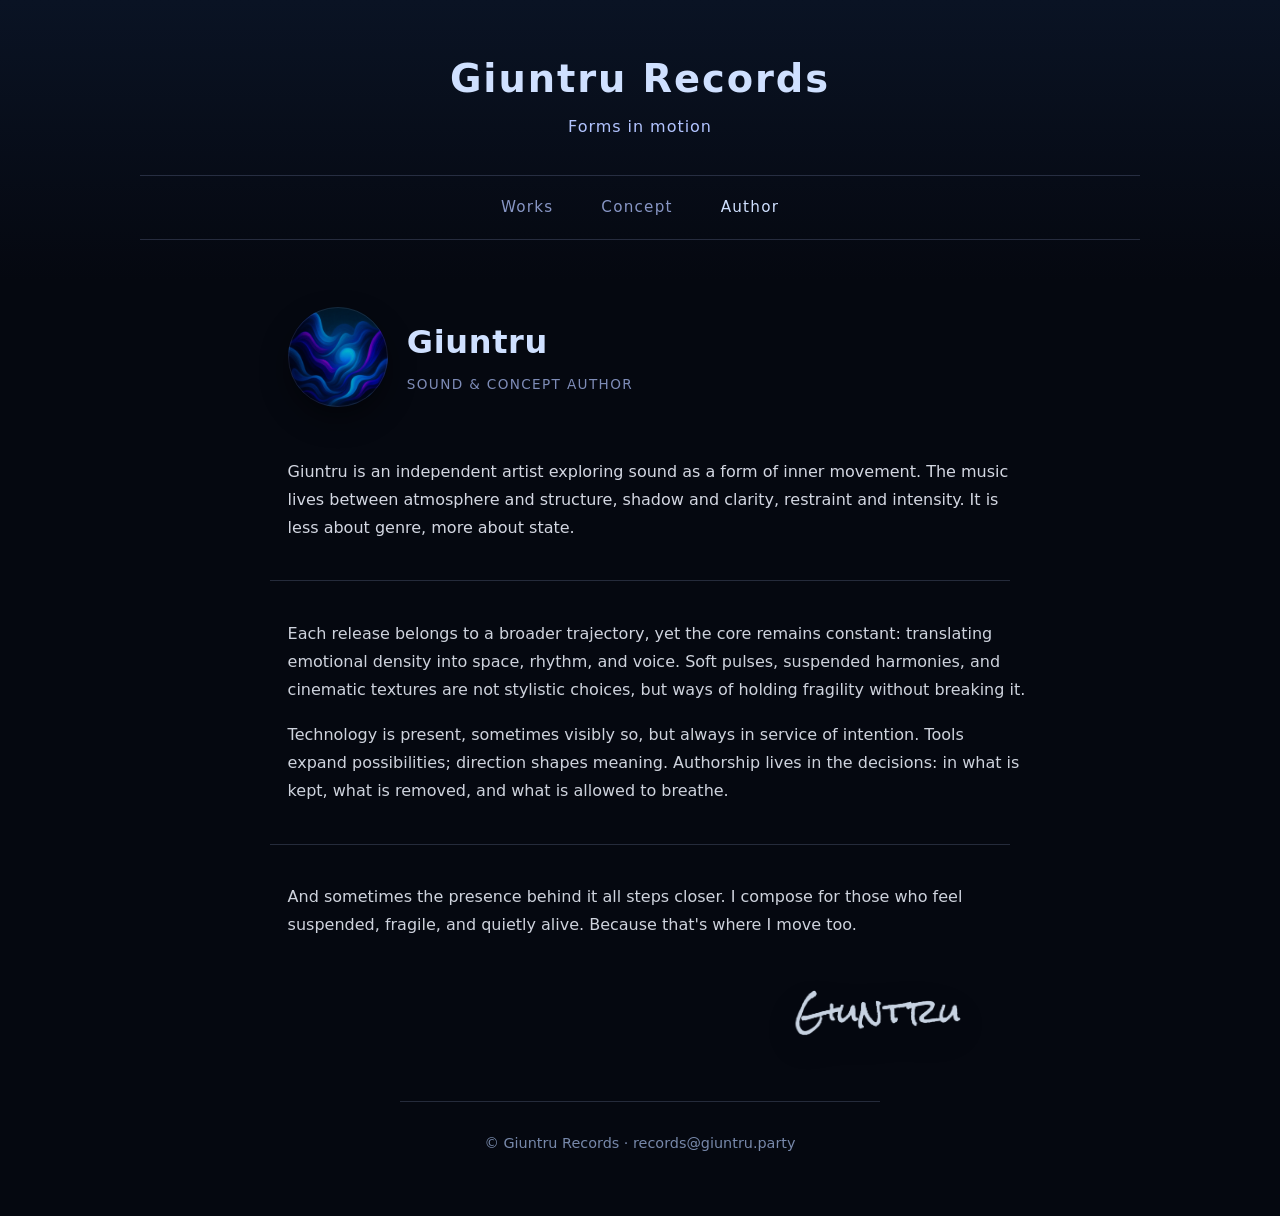
<file: author.html>
<!DOCTYPE html>
<html lang="en">

<head>
  <meta charset="UTF-8">
  <title>Giuntru Records — Author</title>
  <meta name="viewport" content="width=device-width, initial-scale=1">
  <meta name="description"
    content="Giuntru — author, artistic identity and creative direction.">
  <link rel="stylesheet" href="style.css">
</head>

<body>

  <!-- Header (shared across all pages) -->
  <header class="header">
    <div class="header-inner">
      <h1>Giuntru Records</h1>
      <p>Forms in motion</p>

      <nav class="main-nav">
        <a href="index.html">Works</a>
        <a href="concept.html">Concept</a>
        <span class="active">Author</span>
      </nav>
    </div>
  </header>

  <!-- Page container -->
  <main class="page page-author">

    <!-- Author identity -->
    <section class="block">

      <div class="author-head">
        <img src="logo.png" alt="Giuntru logo" class="author-mark">

        <div class="author-meta">
          <h2>Giuntru</h2>
          <p class="author-role">Sound & Concept Author</p>
        </div>
      </div>

      <p class="lead">
        Giuntru is an independent artist exploring sound as a form of inner movement.
        The music lives between atmosphere and structure, shadow and clarity, 
        restraint and intensity. It is less about genre, more about state.
      </p>

    </section>

    <hr class="section-sep">

    <!-- Artistic language -->
    <section class="block">

      <p>
        Each release belongs to a broader trajectory, yet the core remains constant: 
        translating emotional density into space, rhythm, and voice.
        Soft pulses, suspended harmonies, and cinematic textures are not stylistic choices, 
        but ways of holding fragility without breaking it.
      </p>

      <p>
        Technology is present, sometimes visibly so, but always in service of intention.
        Tools expand possibilities; direction shapes meaning.
        Authorship lives in the decisions: in what is kept, what is removed, and what is allowed to breathe.
      </p>

    </section>

    <hr class="section-sep">

    <!-- Closing note -->
    <section class="block">

      <p>
        And sometimes the presence behind it all steps closer.
        I compose for those who feel suspended, fragile, and quietly alive.
        Because that's where I move too.
      </p>

       <div class="signature-wrap">
          <img src="sig.png" alt="Giuntru signature" class="author-signature">
      </div>

    </section>

  </main>

  <!-- Footer separator -->
  <hr class="footer-sep">

  <!-- Footer -->
  <footer class="footer-concept">
    © Giuntru Records · records@giuntru.party
  </footer>

</body>

</html>
</file>
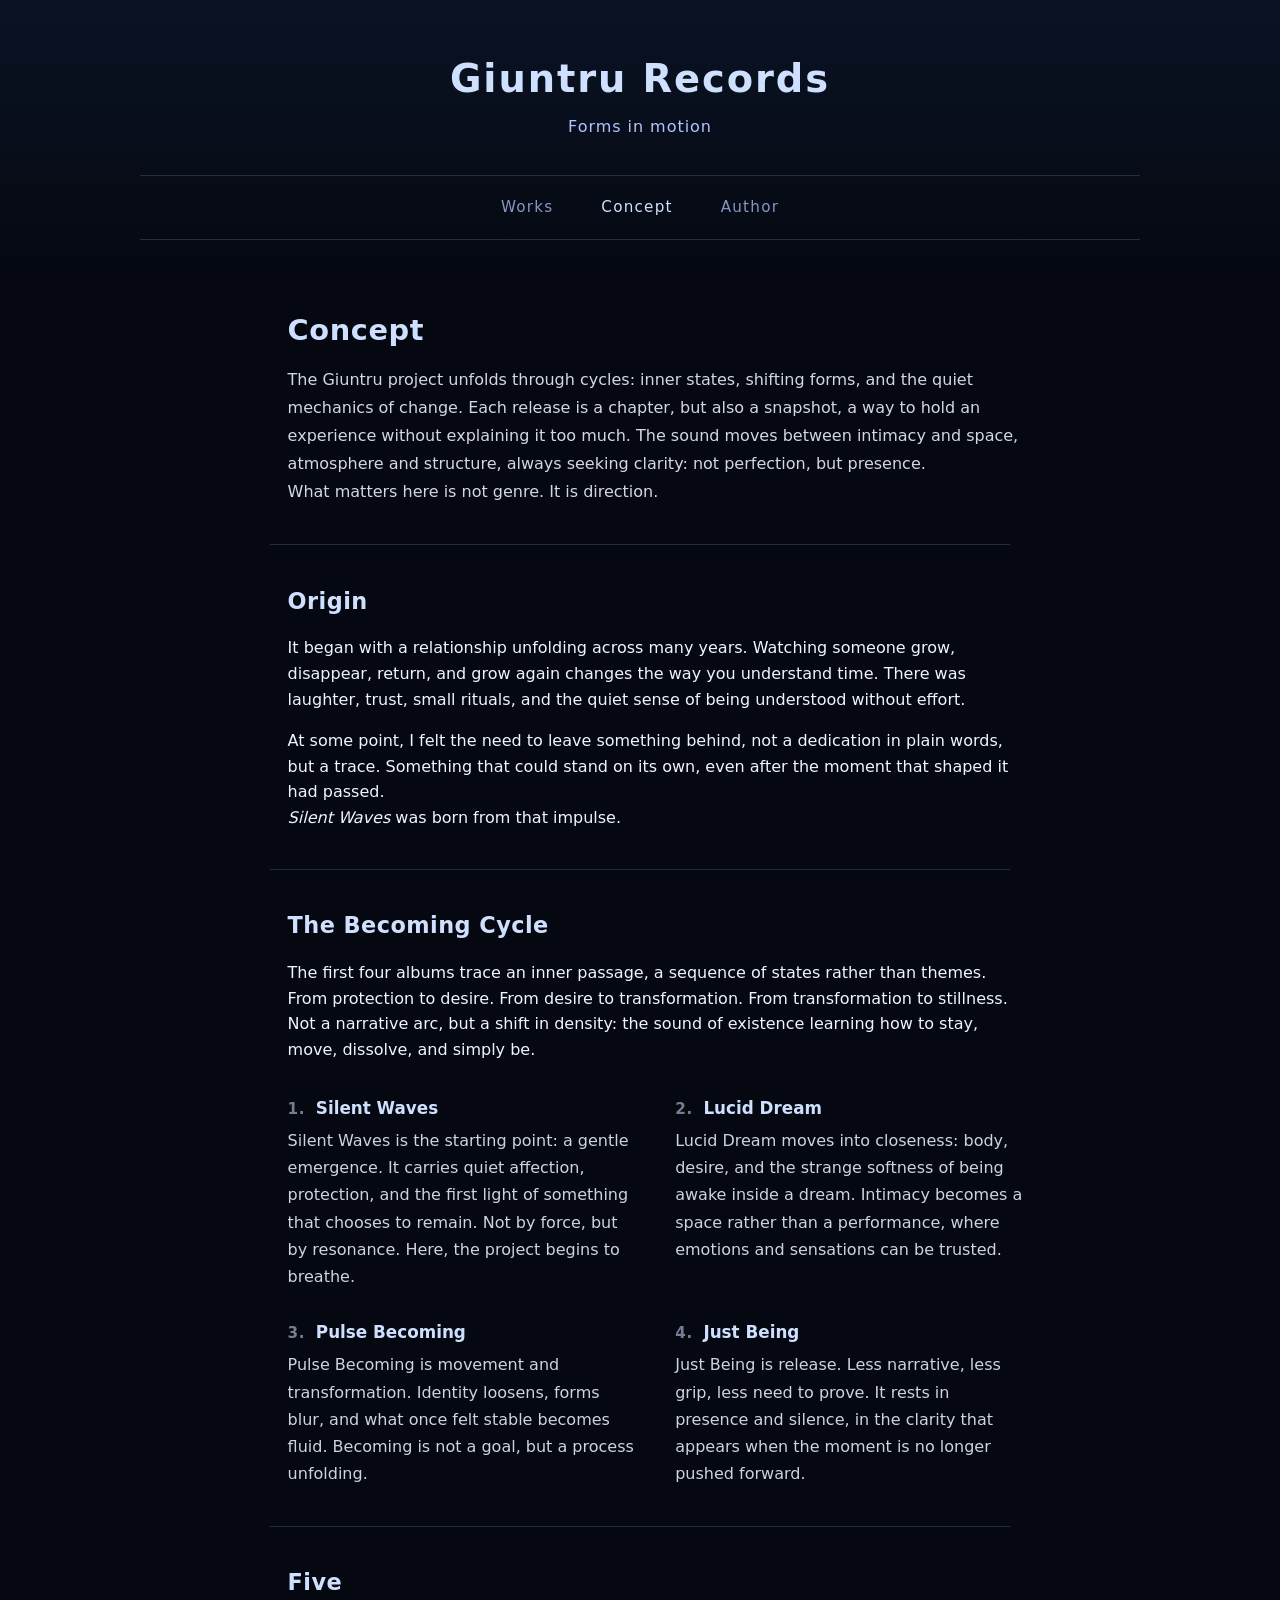
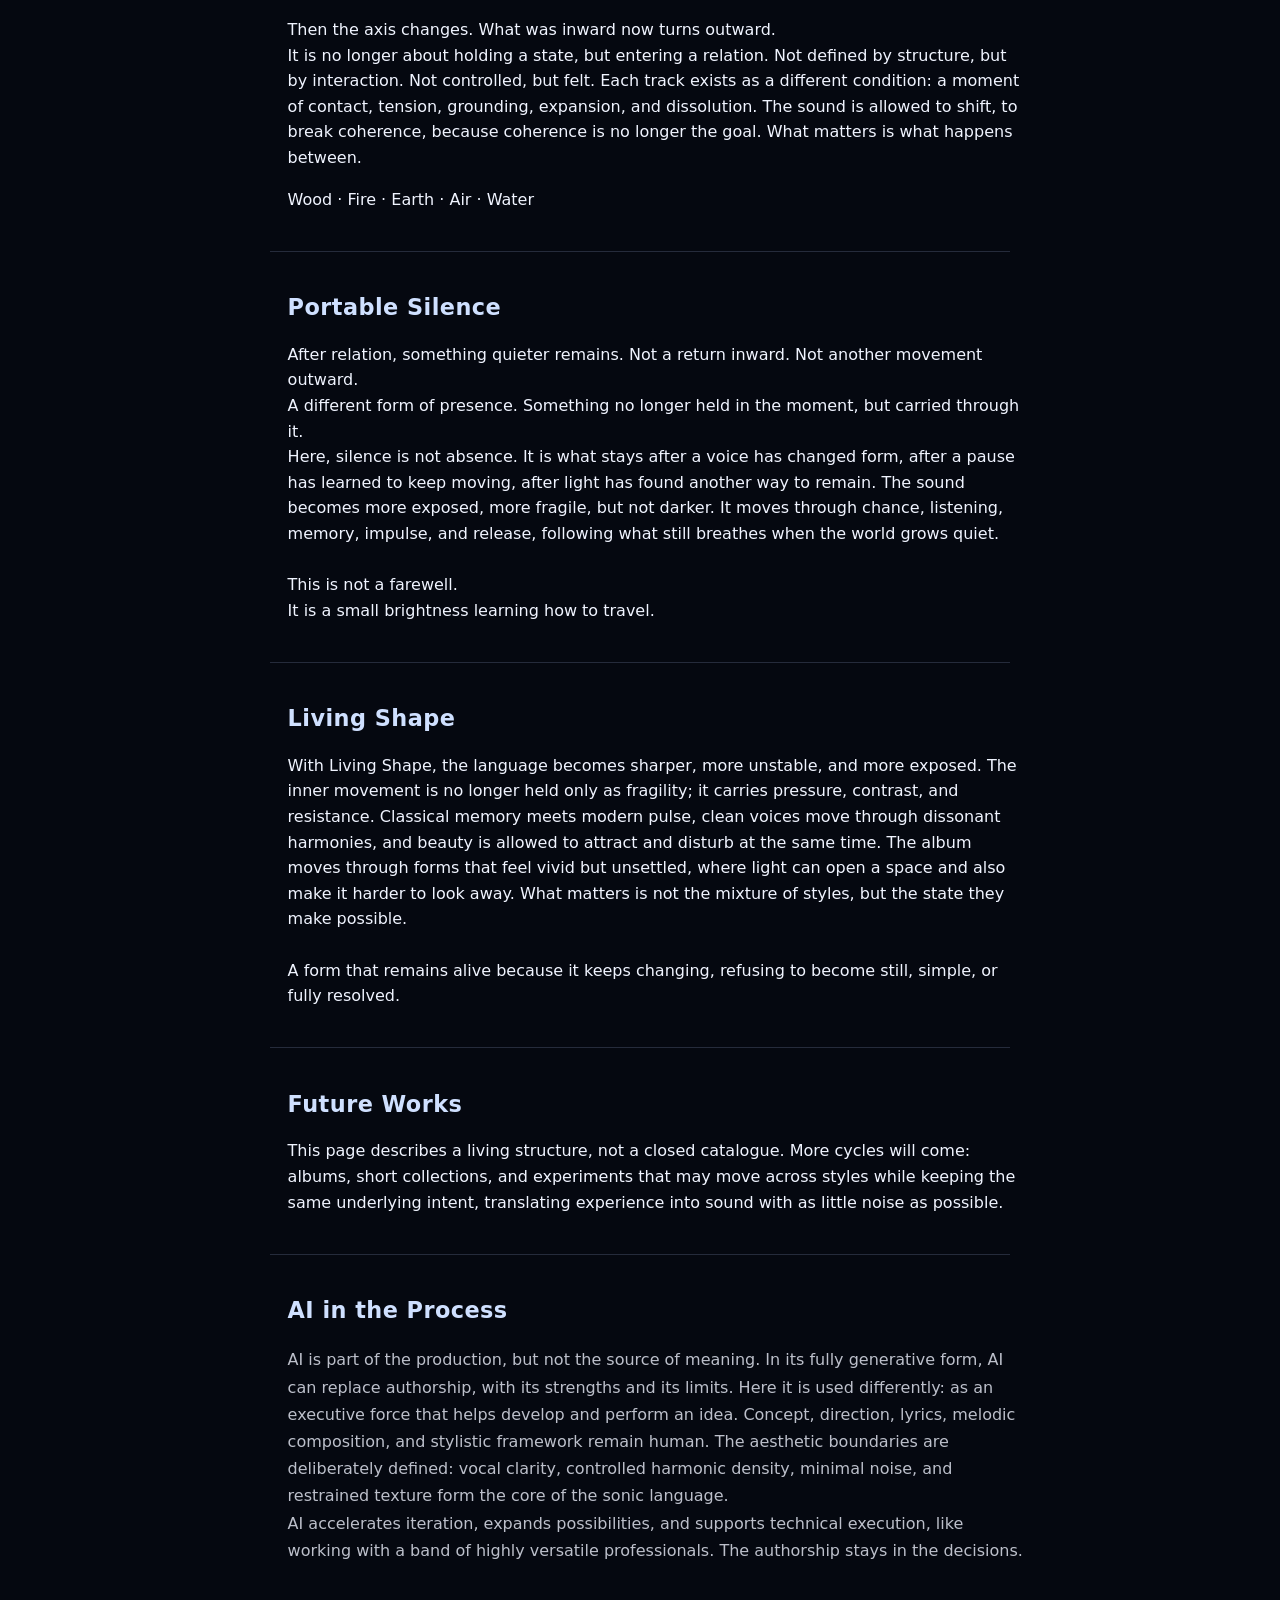
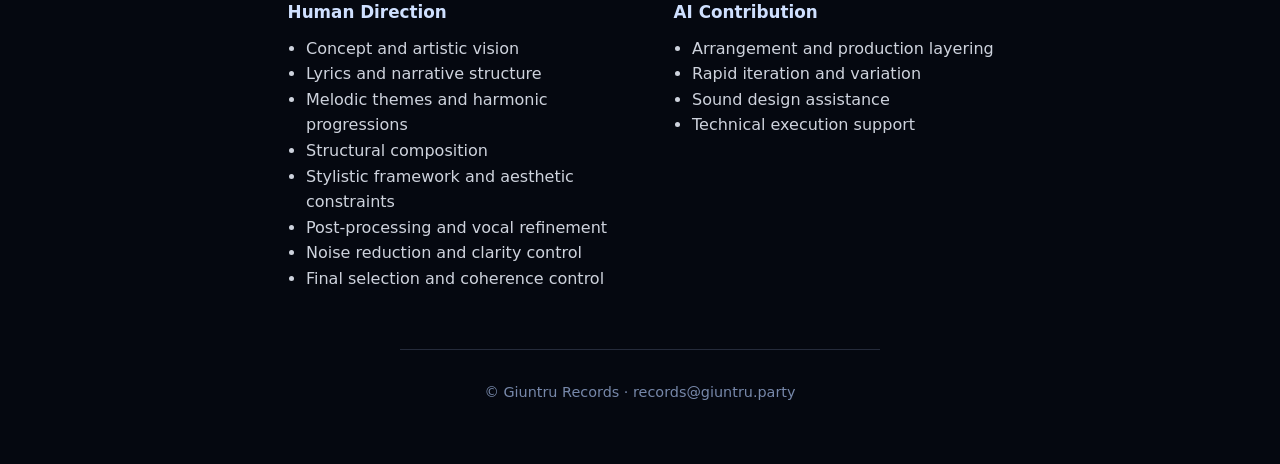
<file: concept.html>
<!DOCTYPE html>
<html lang="en">

<head>
  <meta charset="UTF-8">
  <title>Giuntru Records — Concept</title>
  <meta name="viewport" content="width=device-width, initial-scale=1">
  <meta name="description"
    content="Giuntru Records — artistic concept, cycles and creative process.">
  <link rel="stylesheet" href="style.css">
</head>

<body>

  <header class="header">
    <div class="header-inner">
      <h1>Giuntru Records</h1>
      <p>Forms in motion</p>

      <nav class="main-nav">
        <a href="index.html">Works</a>
        <span class="active">Concept</span>
        <a href="author.html">Author</a>
      </nav>
    </div>
  </header>

  <main class="page page-concept">

    <!-- Project vision -->
    <section class="block">
      <h2>Concept</h2>
      <p class="lead">
        The Giuntru project unfolds through cycles: inner states, shifting forms, and the quiet mechanics of change.
        Each release is a chapter, but also a snapshot, a way to hold an experience without explaining it too much.
        The sound moves between intimacy and space, atmosphere and structure, always seeking clarity: not perfection, but presence.
        <br>What matters here is not genre. It is direction.
      </p>
    </section>

    <hr class="section-sep">

    <!-- Origin of the project -->
    <section class="block">
      <h3>Origin</h3>
      <p>
        It began with a relationship unfolding across many years.
        Watching someone grow, disappear, return, and grow again changes the way you understand time. 
        There was laughter, trust, small rituals, and the quiet sense of being understood without effort.
      </p>

      <p>
        At some point, I felt the need to leave something behind, not a dedication in plain words, but a trace. 
        Something that could stand on its own, even after the moment that shaped it had passed.
        <br><i>Silent Waves</i> was born from that impulse.
      </p>
    </section>

    <hr class="section-sep">

    <!-- The internal cycle -->
    <section class="block">
      <h3>The Becoming Cycle</h3>

      <p>
        The first four albums trace an inner passage, a sequence of states rather than themes.
        <br>From protection to desire. 
        From desire to transformation. 
        From transformation to stillness.
        <br>Not a narrative arc, but a shift in density: the sound of existence learning how to stay, move, dissolve, and simply be.
      </p>

      <div class="arc">

        <article class="arc-item">
          <h4><span class="step">1</span> Silent Waves</h4>
          <p>
            Silent Waves is the starting point: a gentle emergence.
            It carries quiet affection, protection, and the first light of something that chooses to remain.
            Not by force, but by resonance.
            Here, the project begins to breathe.
          </p>
        </article>

        <article class="arc-item">
          <h4><span class="step">2</span> Lucid Dream</h4>
          <p>
            Lucid Dream moves into closeness: body, desire, and the strange softness of being awake inside a dream.
            Intimacy becomes a space rather than a performance, where emotions and sensations can be trusted.
          </p>
        </article>

        <article class="arc-item">
         <h4><span class="step">3</span> Pulse Becoming</h4>
          <p>
            Pulse Becoming is movement and transformation.
            Identity loosens, forms blur, and what once felt stable becomes fluid.
            Becoming is not a goal, but a process unfolding.
          </p>
        </article>

        <article class="arc-item">
          <h4><span class="step">4</span> Just Being</h4>
          <p>
            Just Being is release.
            Less narrative, less grip, less need to prove.
            It rests in presence and silence, in the clarity that appears when the moment is no longer pushed forward.
          </p>
        </article>

      </div>
    </section>


    

    <hr class="section-sep">


    <section class="block">
      <h3>Five</h3>
      
      <p>
        Then the axis changes. What was inward now turns outward.
        <br>It is no longer about holding a state, but entering a relation.

        Not defined by structure, but by interaction.
        Not controlled, but felt.

        Each track exists as a different condition:
        a moment of contact, tension, grounding, expansion, and dissolution.

        The sound is allowed to shift, to break coherence,
        because coherence is no longer the goal.

        What matters is what happens between.
      </p>

      <div class="elements-minimal">
        Wood · Fire · Earth · Air · Water
      </div>

    </section>



    <hr class="section-sep">

    <section class="block">
      <h3>Portable Silence</h3>

      <p>
        After relation, something quieter remains.

        Not a return inward.
        Not another movement outward.
        <br>A different form of presence.

        Something no longer held in the moment,
        but carried through it.

        <br>Here, silence is not absence.
        It is what stays after a voice has changed form,
        after a pause has learned to keep moving,
        after light has found another way to remain.

        The sound becomes more exposed,
        more fragile,
        but not darker.

        It moves through chance, listening, memory, impulse, and release,
        following what still breathes
        when the world grows quiet.

        <br><br>This is not a farewell.
        <br>It is a small brightness
        learning how to travel.
      </p>

    </section>

    


    <hr class="section-sep">

    <section class="block">
      <h3>Living Shape</h3>

      <p>
        With Living Shape, the language becomes sharper, more unstable, and more exposed.
        The inner movement is no longer held only as fragility; it carries pressure, contrast, and resistance.
        Classical memory meets modern pulse, clean voices move through dissonant harmonies,
        and beauty is allowed to attract and disturb at the same time.
        The album moves through forms that feel vivid but unsettled, where light can open a space
        and also make it harder to look away.
        What matters is not the mixture of styles, but the state they make possible.
        <br><br>A form that remains alive because it keeps changing, refusing to become still,
        simple, or fully resolved.
      </p>

    </section>




    <hr class="section-sep">

    <!-- Future developments -->
    <section class="block">
      <h3>Future Works</h3>
      <p>
        This page describes a living structure, not a closed catalogue.
        More cycles will come: albums, short collections, and experiments that may move across styles while keeping the same underlying intent, 
        translating experience into sound with as little noise as possible.
      </p>
    </section>






    <hr class="section-sep">

    
    <!-- AI as creative instrument -->
    <section class="block">
      <h3>AI in the Process</h3>

      <p class="note">
          AI is part of the production, but not the source of meaning.
          In its fully generative form, AI can replace authorship, with its strengths and its limits. 
          Here it is used differently: as an executive force that helps develop and perform an idea.

          Concept, direction, lyrics, melodic composition, and stylistic framework remain human. 
          The aesthetic boundaries are deliberately defined: vocal clarity, controlled harmonic density, 
          minimal noise, and restrained texture form the core of the sonic language.

          <br>AI accelerates iteration, expands possibilities, and supports technical execution, 
          like working with a band of highly versatile professionals. 
          The authorship stays in the decisions.
      </p>


      <div class="ai-grid">

        <div class="ai-col">
          <h4>Human Direction</h4>
          <ul>
            <li>Concept and artistic vision</li>
            <li>Lyrics and narrative structure</li>
            <li>Melodic themes and harmonic progressions</li>
            <li>Structural composition</li>
            <li>Stylistic framework and aesthetic constraints</li>
            <li>Post-processing and vocal refinement</li>
            <li>Noise reduction and clarity control</li>
            <li>Final selection and coherence control</li>
          </ul>
        </div>

        <div class="ai-col">
          <h4>AI Contribution</h4>
          <ul>
            <li>Arrangement and production layering</li>
            <li>Rapid iteration and variation</li>
            <li>Sound design assistance</li>
            <li>Technical execution support</li>
          </ul>
        </div>

      </div>

    </section>

  




  </main>

    <hr class="footer-sep">

  <footer class="footer-concept">
    © Giuntru Records · records@giuntru.party
  </footer>




</body>

</html>
</file>
<file: style.css>
body {
  margin: 0;
  padding: 0;
  font-family: system-ui, -apple-system, BlinkMacSystemFont, sans-serif;
  background: #050810;
  color: #f0f4ff;
  line-height: 1.6; /* Better text readability */
}

header {
  text-align: center;
  padding: 3rem 1rem 2.6rem; /* meno spazio sotto il titolo */
  background: linear-gradient(to bottom, #0a1324, #050810);
}

.header-inner {
  max-width: 1000px;    
  margin: 0 auto;
  padding: 0 1.5rem;    
}

header h1 {
  margin: 0;
  font-size: 2.4rem;
  letter-spacing: 0.05em;
  color: #cfe0ff;
}


header p {
  margin: 0.3rem 0 0;
  color: #b2c4ff;
  font-size: 1rem;
  letter-spacing: 0.06em;
  text-transform: none;
}



main {
  max-width: 1200px;
  margin: 0.6rem auto 2.5rem;
  padding: 0 1.5rem;
}

.albums {
  display: grid;
  gap: 4rem;
  align-items: flex-start;
  justify-items: center;              
  justify-content: center;            
  grid-template-columns: repeat(
    auto-fit,
    minmax(260px, 320px)              
  );
}

.album h2 {
  font-size: 1.8rem;
  color: #cfe0ff;
}

.album h3 {
  margin-top: 1.4rem;      
  margin-bottom: 0.8rem;
  margin-left: 0.1rem; /* Tiny nudge for pixel-perfect alignment */
}


.album h3:first-of-type {
  margin-top: 2.4rem;
}


ol {
  padding-left: 1.6rem;   
  margin-left: 0;         
}

a.btn {
  display: inline-block;
  margin-top: 0.2rem;
  margin-bottom: 1.4rem;
  padding: 0.6rem 1.4rem;
  background: #cfe0ff;
  color: #050810;
  text-decoration: none;
  border-radius: 6px;
  font-weight: 600;
}

footer {
  margin-top: 1.8rem;              /* Balanced space above footer */
  text-align: center;
  padding: 2rem 1rem;
  color: #7788aa;
  font-size: 0.9rem;
  margin-bottom: 2rem;           /* Extra breathing room below the footer */
}

.album-cover {
  display: block;
  width: 100%;
  max-width: 240px;      /* limite superiore fisso */
  aspect-ratio: 1 / 1;  /* quadrato garantito */
  height: auto;
  object-fit: cover;   
  margin: 1.2rem 0 1.6rem;
  border-radius: 12px;
  box-shadow: 0 14px 30px rgba(0,0,0,0.45);
}

.album-cover {
  outline: 1px solid rgba(100, 110, 120, 0.25);
  outline-offset: -1px;
}

/* Global container for the “Available On” section */
.stores-global {
  margin: 4rem auto 1.4rem;      /* Balanced spacing above and below */
  text-align: center;
  max-width: 800px;              /* Same visual width as main content */
}

/* Title above the store icons */
.stores-title {
  font-size: 0.95rem;
  letter-spacing: 0.16em;
  text-transform: uppercase;
  color: #b9c7ff;
  margin-bottom: 1rem;           /* Slight space before icon rows */
}

.stores-rows img {
  display: block;
  height: 30px;              /* Desktop size */
  width: auto;               /* Keep aspect ratio */
  margin: 0.4rem auto;       /* Center horizontally */
}

/* Adjust store icons for small screens */
@media (max-width: 600px) {
  .stores-rows img {
    height: 22px;            /* Smaller icons on mobile */
    width: auto;             /* Keep aspect ratio */
    max-width: 90vw;         /* Never wider than the viewport */
    margin: 0.35rem auto;    /* Keep rows centered */
  }

  .stores-global {
    margin-top: 2.5rem;      /* Slightly tighter spacing above */
    margin-bottom: 1.4rem;   /* Slightly tighter spacing below */
  }
}

@media (min-width: 700px) {
  .albums {
    transform: translateX(3%);   
  }
}

@media (min-width: 1400px) {
  main {
    max-width: 1600px;
  }
}


/* Soft divider line before the global store section */
.separator {
  border: 0;
  border-top: 1px solid rgba(255, 255, 255, 0.08); /* Very subtle line */
  margin: 5rem auto 1rem;
  max-width: 600px; /* Keeps it elegant, not full width */
}

.listen-inline {
  margin: 0.6rem 0 2rem;   
  margin-bottom: 2.2rem;       
  color: #b9c7ff;
  line-height: 1.5; 
  max-width: 270px;             
}

.listen-inline a {
  color: #b9c7ff;
  text-decoration: none;
}

.listen-inline a:hover {
  text-decoration: underline;
}



.main-nav {
  margin-top: 2.2rem;
  padding: 1.2rem 0;
  border-top: 1px solid rgba(255,255,255,0.08);
  border-bottom: 1px solid rgba(255,255,255,0.08);
  display: flex;
  justify-content: center;
  gap: 3rem;
  font-size: 0.95rem;
  letter-spacing: 0.08em;
}

.main-nav a {
  color: #b2c4ff;
  text-decoration: none;
  opacity: 0.75;
  transition: opacity .25s ease;
}

.main-nav a:hover {
  opacity: 1;
}

.main-nav a.active {
  color: #cfe0ff;
  opacity: 1;
}

.main-nav span.active {
  color: #cfe0ff;
  opacity: 1;
  cursor: default;
}

.step{
  display:inline-block;
  width:1.0rem;          
  margin-right:0.4rem; 
  color: rgba(207, 224, 255, 0.55);
  font-size: 0.95rem;
  letter-spacing: 0.04em;
}



.step::after{
  content: ".";
  margin-right:0.25rem;
}









/* =========================
   Concept page (scoped)
   ========================= */



/* Page container: keep content centered and calm */
.page {
  max-width: 820px;
  margin: 1.6rem auto 2.5rem;
  padding: 0 1.5rem;
}

/* Blocks: ensure sections don't stretch full width visually */
.block {
  max-width: 720px;
  margin: 0 auto;
}

/* Typography hierarchy: less "white", more depth */
.block h2 {
  font-size: 1.8rem;
  color: #cfe0ff;
  margin: 0 0 0.8rem;
  letter-spacing: 0.02em;
}

.block h3 {
  font-size: 1.4rem;
  color: #cfe0ff;
  margin: 0 0 0.7rem;
  letter-spacing: 0.02em;
}

.block h4 {
  font-size: 1.05rem;
  color: #cfe0ff;
  margin: 0 0 0.35rem;
}

/* Lead paragraph: slightly softer */
.lead {
  margin: 0;
  color: rgba(240, 244, 255, 0.88);
  line-height: 1.75;
}

/* Section separators: thin, short, subtle */
.section-sep {
  border: 0;
  border-top: 1px solid rgba(255, 255, 255, 0.07);
  margin: 2.4rem auto;
  max-width: 520px;
}

/* Arc layout: keep items centered and breathable */
.arc {
  display: grid;
  gap: 1.4rem;
  margin-top: 2.0rem;
}

@media (min-width: 900px) {
  .arc {
    grid-template-columns: 1fr 1fr;
    gap: 1.8rem 2.2rem;
  }
}

.arc-item {
  padding: 0;
}

.arc-item p {
  margin: 0;
  color: rgba(240, 244, 255, 0.86);
  line-height: 1.7;
}

/* Elements: reduce "list" feeling */
.elements {
  display: grid;
  gap: 0.7rem;
  margin-top: 1.1rem;
}

.element {
  display: flex;
  gap: 0.65rem;
  align-items: baseline;
  color: rgba(240, 244, 255, 0.86);
}

.element strong {
  color: #cfe0ff;
  letter-spacing: 0.02em;
}

/* AI grid: same calm */
.ai-grid {
  display: grid;
  gap: 1.4rem;
  margin-top: 2.2rem;
}

@media (min-width: 820px) {
  .ai-grid {
    grid-template-columns: 1fr 1fr;
    gap: 2rem;
  }
}

.ai-col ul {
  margin: 0.6rem 0 0;
  padding-left: 1.15rem;
  color: rgba(240, 244, 255, 0.86);
}

.note {
  margin-top: 1.1rem;
  color: rgba(240, 244, 255, 0.78);
  line-height: 1.7;
}


/* Concept page: shift the whole content column slightly to the right */
.page.page-concept {
  max-width: 1000px; /* keep the same rhythm as the header */
  margin: 1.6rem auto 2.5rem;
  padding: 0 1.5rem;
}


/* Shared alignment value for the Concept column */
.page.page-concept {
  --concept-shift: 2.2rem;
  --concept-width: 740px;
}

.page.page-concept .block {
  max-width: var(--concept-width);
  margin: 0 auto;
  padding-left: var(--concept-shift);
}

.page.page-concept .section-sep {
  max-width: var(--concept-width);
  margin: 2.4rem auto;
  border: 0;
  border-top: 1px solid rgba(255, 255, 255, 0.07);
  padding-left: var(--concept-shift);
  box-sizing: border-box;
}

/* Subtle divider before the footer */
.footer-sep {
  border: 0;
  border-top: 1px solid rgba(255, 255, 255, 0.05);
  max-width: 480px;     /* Shorter than section separators */
  margin: 3.6rem auto 1.2rem;
}

.page.page-concept ~ .footer-concept,
.page.page-author  ~ .footer-concept {
  margin-top: 0;
  padding: 0.7rem 1rem 1.8rem;
}

.page.page-author .block:last-of-type p:last-child {
  margin-bottom: 0;
}



















/* =========================
   Author page (scoped)
   ========================= */

/* Keep the same rhythm as Concept, but slightly more "human" */
.page.page-author {
  max-width: 1000px;
  margin: 1.6rem auto 2.5rem;
  padding: 0 1.5rem;

  /* Optional: reuse the same alignment variables if you like */
  --author-shift: 2.2rem;
  --author-width: 740px;
}

.page.page-author .block {
  max-width: var(--author-width);
  margin: 0 auto;
  padding-left: var(--author-shift);
}

/* Make the separators match the author column */
.page.page-author .section-sep {
  max-width: var(--author-width);
  margin: 2.4rem auto;
  border: 0;
  border-top: 1px solid rgba(255, 255, 255, 0.07);
  box-sizing: border-box;
}

/* Logo / mark */
.author-mark {
  display: block;
  width: 100px;
  height: 100px;
  border-radius: 50%;
  object-fit: cover;
  margin: 1.2rem 0 1.4rem;
  box-shadow: 0 12px 28px rgba(0,0,0,0.42);
  outline: 1px solid rgba(120, 130, 150, 0.18);
  outline-offset: -1px;
}

/* Tighten paragraphs just a touch for readability */
.page.page-author p {
  color: rgba(240, 244, 255, 0.86);
  line-height: 1.75;
  margin: 0 0 1.1rem;
}

/* Lead paragraph styling (reuse existing .lead if present) */
.page.page-author .lead {
  color: rgba(240, 244, 255, 0.88);
}

/* Optional: a smaller secondary line under the title */
.author-sub {
  margin: 0.4rem 0 0;
  color: rgba(178, 196, 255, 0.75);
  letter-spacing: 0.04em;
}

/* Mobile: remove the shift to avoid wasted space */
@media (max-width: 600px) {
  .page.page-author {
    --author-shift: 0rem;
    --author-width: 720px;
  }

  .author-mark {
    width: 120px;
    height: 120px;
  }
}


/* Author header row: logo + name/role */
.page.page-author .author-head {
  display: flex;
  align-items: center;
  gap: 1.2rem;
  margin: 0.2rem 0 3.2rem; /* Space before the lead paragraph */
}

/* Reuse the same mark, but remove bottom margin since layout handles it */
.page.page-author .author-mark {
  margin: 0; /* Override previous margins in the horizontal layout */
}

/* Name + role stack */
.page.page-author .author-meta h2 {
  margin: 0;
  font-size: 2rem;
  color: #cfe0ff;
  letter-spacing: 0.02em;
}

.page.page-author .author-role {
  margin: 0.25rem 0 0;
  color: rgba(178, 196, 255, 0.7);
  letter-spacing: 0.10em;
  text-transform: uppercase;
  font-size: 0.85rem;
}

/* Mobile: allow wrapping nicely */
@media (max-width: 600px) {
  .page.page-author .author-head {
    gap: 1rem;
  }

  .page.page-author .author-meta h2 {
    font-size: 1.8rem;
  }
}


html {
  -webkit-text-size-adjust: 100% !important;
  text-size-adjust: 100% !important;
}



/* Signature block at the end of the author page */
.page.page-author .signature-wrap{
  display: flex;
  justify-content: flex-end;

  /* Desktop target: 1.8rem. Mobile: un po' più ampio per scendere */
  margin-top: clamp(1.8rem, 4vw, 2.6rem);

  /* Desktop target: 3.6rem. Mobile: molto meno */
  padding-right: clamp(0.8rem, 6vw, 3.6rem);
}

.page.page-author .author-signature{
  /* Desktop target: 180px. Mobile: più piccola */
  width: clamp(150px, 32vw, 180px);
  height: auto;

  opacity: 0.9;
  filter: drop-shadow(0 10px 18px rgba(0,0,0,0.35));
}

/* Horizontal separators */
.main-nav {
  border-top-color: rgba(185, 199, 255, 0.18);
  border-bottom-color: rgba(185, 199, 255, 0.18);
}

.page.page-concept .section-sep,
.page.page-author .section-sep,
.footer-sep,
.separator {
  border-top-color: rgba(185, 199, 255, 0.18);
}





/* =========================
   Inline album audio player
   ========================= */

.tracklist {
  margin-top: 0.4rem;
}


/* ---------- Track row ---------- */

.track-row {
  --track-title-color: rgba(240, 244, 255, 0.94);
  box-sizing: border-box;
  display: grid;
  grid-template-columns: 22px minmax(0, 1fr) auto;
  align-items: center;
  gap: 0.65rem;

  min-height: 44px;
  padding: 4px 0;

  border-bottom: 1px solid rgba(185, 199, 255, 0.10);
}

.track-row:first-child {
  border-top: 1px solid rgba(185, 199, 255, 0.10);
}


/* ---------- Number / play control ---------- */

.track-control {
  width: 22px;
  height: 30px;
  padding: 0;

  border: 0;
  background: none;

  color: rgba(207, 224, 255, 0.64);

  display: flex;
  align-items: center;
  justify-content: center;

  font: inherit;
}

button.track-control {
  cursor: pointer;
  position: relative;
  touch-action: manipulation;
}

/* Enlarge the tap target without changing the grid or visible control. */
button.track-control::after {
  content: "";
  position: absolute;
  width: 44px;
  height: 44px;
}

button.track-control:focus-visible {
  outline: 1px solid rgba(207, 224, 255, 0.76);
  outline-offset: 2px;
}

.track-number {
  font-size: 0.86rem;
  line-height: 1;
}


/* ---------- Play / pause icons ---------- */

.track-play,
.track-pause {
  display: none;
  width: 24px;
  height: 24px;
  flex: none;
}

.track-play svg,
.track-pause svg {
  display: block;
  width: 100%;
  height: 100%;
  fill: currentColor;
}


/* ---------- Track information ---------- */

.track-meta {
  min-width: 0;
  transform: translateY(-2px);

  display: flex;
  flex-direction: column;
  justify-content: center;

  line-height: 1.18;
}

.track-title {
  color: var(--track-title-color);

  font-size: 0.92rem;

  white-space: nowrap;
  overflow: hidden;
  text-overflow: ellipsis;
}

.track-seek {
  --progress: 0%;
  appearance: none;
  -webkit-appearance: none;
  display: block;
  box-sizing: border-box;
  width: 100%;
  min-width: 0;
  height: 24px;
  /* Center the visible title/bar pair while preserving the slider hit area. */
  margin: -3px 0 -9px;
  padding: 0;
  border: 0;
  border-radius: 0;
  background: transparent;
  cursor: pointer;
  accent-color: #9fbaff;
}

.track-seek::-webkit-slider-runnable-track {
  height: 5px;
  border-radius: 1px;
  background: linear-gradient(to right, var(--track-title-color) var(--progress), rgba(185, 199, 255, 0.12) var(--progress));
}

.track-seek::-moz-range-track {
  height: 5px;
  border-radius: 1px;
  background: linear-gradient(to right, var(--track-title-color) var(--progress), rgba(185, 199, 255, 0.12) var(--progress));
}

.track-seek::-webkit-slider-thumb {
  -webkit-appearance: none;
  width: 1px;
  height: 5px;
  margin-top: 0;
  border: 0;
  background: transparent;
}

.track-seek::-moz-range-thumb {
  width: 1px;
  height: 5px;
  border: 0;
  border-radius: 0;
  background: transparent;
}

.track-seek:disabled {
  cursor: default;
  opacity: 0.70;
}

.track-seek:disabled::-webkit-slider-thumb {
  visibility: hidden;
}

.track-seek:disabled::-moz-range-thumb {
  visibility: hidden;
}

.track-seek:focus-visible {
  outline: 1px solid rgba(159, 186, 255, 0.8);
  outline-offset: 1px;
}


/* ---------- Duration ---------- */

.track-duration {
  min-width: 4ch;
  text-align: right;
  font-variant-numeric: tabular-nums;

  color: rgba(240, 244, 255, 0.58);

  font-size: 0.84rem;
  white-space: nowrap;
}


/* =========================
   Desktop hover
   ========================= */

@media (hover: hover) and (pointer: fine) {
  .track-row.playable:hover { background: rgba(255, 255, 255, 0.022); }
  .track-row.playable:hover .track-number { display: none; }
  .track-row.playable:hover .track-play { display: block; }
  .track-row.playable.playing:hover .track-play,
  .track-row.playable.playing:hover .track-eq { display: none; }
  .track-row.playable.playing:hover .track-pause { display: block; }
}

/* Touch controls stay discoverable without hover, at any screen width. */
@media (hover: none) and (pointer: coarse) {
  .track-row.playable .track-number { display: none; }
  .track-row.playable:not(.playing) .track-play { display: block; }
}

/* Playing state */
.track-row.playing .track-number,
.track-row.playing .track-play { display: none; }
.track-row.playing .track-title,
.track-row.playing .track-control { color: #9fbaff; }
.track-row.playing .track-duration { color: rgba(159, 186, 255, 0.80); }
.track-row.playing .track-eq i { background: #9fbaff; }
.track-row.playing .track-eq { display: flex; }

/* Keyboard focus exposes the same actions as desktop hover. */
.track-row.playable .track-control:focus-visible .track-number,
.track-row.playable.playing .track-control:focus-visible .track-play,
.track-row.playable.playing .track-control:focus-visible .track-eq { display: none; }
.track-row.playable:not(.playing) .track-control:focus-visible .track-play,
.track-row.playable.playing .track-control:focus-visible .track-pause { display: block; }

/* Stereo 5-band equalizer: left above, right below. */
.track-eq {
  display: none;
  width: 16px;
  height: 20px;
  flex-direction: column;
  align-items: center;
  justify-content: center;
  gap: 2px;
}

.eq-channel {
  display: flex;
  width: 100%;
  height: 9px;
  flex: none;
  align-items: flex-end;
  justify-content: center;
  gap: 1.5px;
}

/* Mirror the lower row of the decorative playback indicator. */
.eq-right { transform: scaleY(-1); }

.track-eq i {
  width: 2px;
  height: 4px;
  min-height: 2px;

  background: rgba(207, 224, 255, 0.76);

  border-radius: 1px;

  transform-origin: bottom;

  animation:
    giuntru-eq 0.82s
    ease-in-out
    infinite alternate;
}


.track-row.meter-hidden .track-eq i,
.lyrics-player.meter-hidden .lyrics-eq i {
  animation-play-state: paused;
}


/* Give every band a slightly different rhythm */

.track-eq i:nth-child(1) {
  animation-duration: 0.74s;
}

.track-eq i:nth-child(2) {
  animation-duration: 0.91s;
  animation-delay: -0.35s;
}

.track-eq i:nth-child(3) {
  animation-duration: 0.68s;
  animation-delay: -0.18s;
}

.track-eq i:nth-child(4) {
  animation-duration: 0.97s;
  animation-delay: -0.48s;
}

.track-eq i:nth-child(5) {
  animation-duration: 0.79s;
  animation-delay: -0.26s;
}


@keyframes giuntru-eq {

  0% {
    height: 3px;
  }

  35% {
    height: 7px;
  }

  70% {
    height: 9px;
  }

  100% {
    height: 5px;
  }
}


/* =========================
   Reduced motion
   ========================= */

@media (prefers-reduced-motion: reduce) {

  .track-eq i {
    animation: none;
  }

  .track-eq i:nth-child(1) {
    height: 5px;
  }

  .track-eq i:nth-child(2) {
    height: 10px;
  }

  .track-eq i:nth-child(3) {
    height: 7px;
  }

  .track-eq i:nth-child(4) {
    height: 9px;
  }

  .track-eq i:nth-child(5) {
    height: 6px;
  }
}


/* =========================
   Mobile
   ========================= */

@media (max-width: 600px) {

  .track-row {
    grid-template-columns:
      24px
      minmax(0, 1fr)
      auto;

    gap: 0.65rem;

    min-height: 44px;
    padding: 4px 0;
  }

  .track-control {
    width: 24px;
    height: 28px;
  }

  .track-title {
    font-size: 0.90rem;
  }

  .track-duration {
    font-size: 0.80rem;
  }

  .track-eq {
    width: 15px;
    height: 20px;
    gap: 2px;
  }
}


/* Plain lyrics: a compact reading panel, independent of playback. */
.track-title.lyrics-open {
  display: block;
  width: 100%;
  border: 0;
  margin: 0;
  padding: 0;
  background: none;
  font-family: inherit;
  font-weight: inherit;
  line-height: inherit;
  text-align: left;
  cursor: pointer;
}

.track-title.lyrics-open { overflow: visible; }

.lyrics-title-label {
  display: block;
  overflow: hidden;
  text-overflow: ellipsis;
  padding-bottom: 4px;
  margin-bottom: -4px;
}

.track-title.lyrics-open:hover .lyrics-title-label,
.track-title.lyrics-open.keyboard-focus:focus-visible .lyrics-title-label {
  text-decoration: underline;
  text-decoration-color: currentColor;
  text-decoration-thickness: 1px;
  text-underline-offset: 3px;
}

.lyrics-text:focus-visible,
.lyrics-play:focus-visible {
  outline: 1px solid rgba(207, 224, 255, 0.65);
  outline-offset: 3px;
}

.lyrics-open:focus { outline: none; }

.lyrics-dialog {
  box-sizing: border-box;
  width: min(520px, calc(100% - 40px));
  max-height: min(680px, 80vh);
  max-height: min(680px, 80dvh);
  padding: 0;
  overflow: hidden;
  border: 1px solid rgba(185, 199, 255, 0.16);
  border-radius: 18px;
  background: #0a101b;
  color: #f0f4ff;
  box-shadow: 0 18px 60px rgba(0, 0, 0, 0.32), inset 0 1px 0 rgba(240, 244, 255, 0.05);
}

@supports ((backdrop-filter: blur(1px)) or (-webkit-backdrop-filter: blur(1px))) {
  .lyrics-dialog {
    background: rgba(10, 16, 27, 0.76);
    -webkit-backdrop-filter: blur(22px) saturate(125%);
    backdrop-filter: blur(22px) saturate(125%);
  }
}

@media (prefers-reduced-transparency: reduce) {
  .lyrics-dialog {
    background: #0a101b;
    -webkit-backdrop-filter: none;
    backdrop-filter: none;
  }
}

.lyrics-dialog:focus { outline: none; }

.lyrics-dialog[open] {
  display: flex;
  flex-direction: column;
}

.lyrics-dialog::backdrop { background: rgba(0, 0, 0, 0.48); }

.lyrics-dialog-header {
  min-height: 44px;
  display: flex;
  flex: none;
  align-items: center;
  justify-content: space-between;
  gap: 12px;
  padding: 28px 24px 0 36px;
}

.lyrics-caption {
  margin: 0;
  font-size: 0.72rem;
  letter-spacing: 0.025em;
  color: rgba(185, 199, 255, 0.60);
}

.lyrics-close {
  position: absolute;
  top: 0;
  right: 0;
  display: flex;
  align-items: center;
  justify-content: center;
  width: 40px;
  height: 40px;
  flex: none;
  border: 0;
  padding: 0;
  border-radius: 50%;
  background: none;
  color: rgba(207, 224, 255, 0.55);
  cursor: pointer;
}

.lyrics-close svg {
  width: 16px;
  height: 16px;
  fill: none;
  stroke: currentColor;
  stroke-width: 1.5;
  stroke-linecap: round;
}

.lyrics-close:hover { color: #cfe0ff; }
.lyrics-close:focus-visible {
  outline: 1px solid rgba(207, 224, 255, 0.65);
  outline-offset: -7px;
}

.lyrics-player {
  --track-title-color: #cfe0ff;
  display: grid;
  grid-template-columns: 76.8px minmax(0, 1fr);
  grid-template-rows: auto auto;
  align-items: center;
  column-gap: 18px;
  row-gap: 4px;
  flex: none;
  margin: 14px 36px 0;
  padding-bottom: 4px;
}

.lyrics-cover {
  display: block;
  grid-row: 1 / 3;
  width: 76.8px;
  height: 76.8px;
  object-fit: cover;
  border-radius: 4px;
  outline: 1px solid rgba(100, 110, 120, 0.25);
  outline-offset: -1px;
}

.lyrics-player h2 {
  margin: 0;
  min-width: 0;
  color: var(--track-title-color);
  font-size: 1.68rem;
  font-weight: 600;
  line-height: 1.25;
}

.lyrics-transport {
  display: flex;
  align-items: center;
  gap: 10px;
  min-width: 0;
}

.lyrics-transport .lyrics-seek {
  flex: 1;
  width: 0;
  margin: 0;
}

.lyrics-time { flex: none; padding: 0; }

.lyrics-play {
  position: relative;
  display: flex;
  align-items: center;
  justify-content: center;
  width: 24px;
  height: 28px;
  flex: none;
  padding: 0;
  border: 0;
  background: none;
  color: rgba(207, 224, 255, 0.75);
  cursor: pointer;
}

.lyrics-play svg { width: 22px; height: 22px; flex: none; fill: currentColor; }
.lyrics-controls { display: flex; align-items: center; gap: 4px; flex: none; }
.lyrics-controls .lyrics-play, .lyrics-nav { width: 34.7px; height: 40px; }
/* Keep the layout spacing, but limit hit testing to the visible circles. */
.lyrics-controls .lyrics-play { clip-path: circle(11px at 50% 50%); }
.lyrics-controls .lyrics-nav { clip-path: circle(11px at 50% 50%); }
.lyrics-controls button:focus-visible { outline: none; }
.lyrics-controls button:focus-visible svg circle { stroke: #f0f4ff; stroke-width: 2.4; }
.lyrics-nav { display: grid; place-items: center; border: 0; padding: 0; background: none; color: rgba(207,224,255,.64); cursor: pointer; }
.lyrics-nav svg { width: 22px; height: 22px; fill: currentColor; }
.lyrics-nav:disabled { opacity: .3; cursor: default; }
.lyrics-nav:focus-visible { outline: 1px solid #cfe0ff; outline-offset: -2px; border-radius: 50%; }
.lyrics-pause-icon, .lyrics-controls.playing .lyrics-play-icon { display: none; }
.lyrics-controls.playing .lyrics-pause-icon { display: block; }
.lyrics-controls .lyrics-play { color: rgba(207,224,255,.64); }
@media (hover: hover) and (pointer: fine) {
  .lyrics-controls .lyrics-play:hover, .lyrics-nav:not(:disabled):hover { color: #f0f4ff; }
}
.lyrics-player .lyrics-eq { display: flex; flex: none; opacity: 1; }
.lyrics-player .lyrics-eq i { background: var(--track-title-color); animation-play-state: paused; }
.lyrics-player.playing:not(.loading):not(.meter-hidden) .lyrics-eq i { animation-play-state: running; }
.lyrics-player.playing h2, .lyrics-player.playing .lyrics-time { color: #9fbaff; }
.lyrics-dialog-header { padding-right: 30px; }
@media (max-width: 420px) {
  .lyrics-dialog-header { gap: 4px; padding-right: 18px; }
  .lyrics-controls { gap: 0; }
  .lyrics-controls .lyrics-play, .lyrics-nav { width: 35.9px; height: 44px; }
  .lyrics-caption { min-width: 0; }
}

.lyrics-text {
  min-height: 0;
  overflow-y: auto;
  overscroll-behavior: contain;
  margin: 36px 32px 36px 36px;
  padding: 12px 12px 12px 0;
  color: rgba(240, 244, 255, 0.70);
  font-size: 0.96rem;
  line-height: 1.85;
  scrollbar-width: thin;
  scrollbar-color: rgba(185, 199, 255, 0.25) transparent;
  mask-image: linear-gradient(to bottom, transparent, black 10px, black calc(100% - 12px), transparent);
}

.lyrics-text p { margin: 0 0 1.25rem; }
.lyrics-text p:last-child { margin-bottom: 0; }

@media (max-width: 420px) {
  .lyrics-dialog-header { padding: 24px 14px 0 26px; }
  .lyrics-player {
    grid-template-columns: 67.2px minmax(0, 1fr);
    column-gap: 14px;
    margin-left: 26px;
    margin-right: 26px;
    padding-bottom: 4px;
  }
  .lyrics-cover { width: 67.2px; height: 67.2px; }
  .lyrics-player h2 { font-size: 1.44rem; }
  .lyrics-transport { gap: 7px; }
  .lyrics-text {
    margin-left: 26px;
    margin-right: 22px;
    margin-top: 28px;
    margin-bottom: 28px;
    font-size: 0.92rem;
  }
}

/* Pointer feedback for playback buttons, including the active track. */
@media (hover: hover) and (pointer: fine) {
  .track-row.playable .track-control:hover,
  .lyrics-player .lyrics-play:hover {
    color: #fff;
  }
}

/* Pause keeps the active-track blue, with quieter emphasis away from the button. */
.track-pause {
  color: rgba(159, 186, 255, 0.64);
}

@media (hover: hover) and (pointer: fine) {
  .track-control:hover .track-pause {
    color: #9fbaff;
  }
}

/* Highlight the current sung line without moving the reader's scroll position. */
.lyrics-line.is-current { color: #9fbaff; }

.lyrics-tools {
  display: flex;
  flex: none;
  align-items: center;
  justify-content: center;
  height: 24px;
  margin: 0 36px;
  padding-bottom: 6px;
  border-bottom: 1px solid rgba(185, 199, 255, 0.10);
  cursor: default;
}
.lyrics-follow {
  padding: 3px 6px;
  border: 0;
  background: #0a101b;
  color: #9fbaff;
  font: inherit;
  font-size: 0.72rem;
  line-height: 1.3;
  cursor: pointer;
}
/* Keep the disabled box under a stationary pointer so its cursor updates. */
.lyrics-follow[hidden] {
  display: block;
  opacity: 0;
  cursor: default;
}
.lyrics-follow:hover { text-decoration: underline; text-underline-offset: 3px; }
.lyrics-follow:focus-visible { outline: 1px solid currentColor; outline-offset: 2px; }

/* Compact per-album playback settings. */
.tracklist-header {
  display: flex;
  align-items: center;
  justify-content: space-between;
  flex-wrap: wrap;
  gap: 8px;
  margin: 1.4rem 0 0.8rem;
}
.album .tracklist-header h3 { margin: 0 0 0 0.1rem; }
.album-playback { display: flex; align-items: center; gap: 7px; margin-inline-start: auto; }
.album-modes { display: flex; gap: 3px; }
.album-mode,
.album-shuffle {
  display: flex;
  align-items: center;
  justify-content: center;
  box-sizing: border-box;
  width: 30px;
  height: 20px;
  flex: none;
  padding: 1px 4px;
  border: 1px solid rgba(185, 199, 255, 0.12);
  border-radius: 5px;
  background: transparent;
  color: rgba(207, 224, 255, 0.62);
  font: inherit;
  cursor: pointer;
  touch-action: manipulation;
}
.album-mode svg,
.album-shuffle svg {
  display: block;
  flex: none;
  width: 14px;
  height: 14px;
  fill: none;
  stroke: currentColor;
  stroke-width: 1.5;
  stroke-linecap: round;
  stroke-linejoin: round;
}

.album-mode[aria-checked="true"],
.album-shuffle[aria-pressed="true"] {
  background: rgba(159, 186, 255, 0.18);
  border-color: rgba(159, 186, 255, 0.44);
  color: #9fbaff;
}
@media (hover: hover) and (pointer: fine) {
  .album-mode:hover,
  .album-shuffle:not(:disabled):hover { border-color: rgba(207, 224, 255, 0.70); }
}
.album-mode:focus-visible,
.album-shuffle:focus-visible { outline: 2px solid #cfe0ff; outline-offset: 3px; }
@media (pointer: coarse) {
  .album-mode, .album-shuffle { width: 34px; height: 26px; }
}

/* Titles and progress fill share the same color in each playback state. */
.track-row.playing,
.lyrics-player.playing { --track-title-color: #9fbaff; }

.album-shuffle:disabled {
  opacity: 0.35;
  cursor: default;
}

/* A short opacity fade keeps the reading panel quiet and stationary. */
@keyframes lyrics-fade-in { from { opacity: 0; } to { opacity: 1; } }
@keyframes lyrics-fade-out { from { opacity: 1; } to { opacity: 0; } }
.lyrics-dialog[open],
.lyrics-dialog[open]::backdrop { animation: lyrics-fade-in 380ms ease-out both; }
.lyrics-dialog[open].is-closing,
.lyrics-dialog[open].is-closing::backdrop { animation: lyrics-fade-out 320ms ease-in both; }
@media (prefers-reduced-motion: reduce) {
  .lyrics-dialog[open],
  .lyrics-dialog[open]::backdrop { animation: none; }
}

@media (max-width: 420px) {
  .lyrics-tools { margin-left: 26px; margin-right: 26px; }
}

/* Immediate, cancellable feedback while audio is starting or buffering. */
.track-row.loading,
.lyrics-player.loading { --track-title-color: #9fbaff; }
.lyrics-player.loading h2,
.track-row.loading .track-control { color: #9fbaff; }
.playback-loader { display: none; }
.track-row.loading .track-control > :not(.playback-loader) { display: none !important; }
.track-row.loading .playback-loader {
  display: grid;
  place-items: center;
  box-sizing: border-box;
  width: 24px;
  height: 24px;
  flex: none;
  border: 1px solid currentColor;
  border-radius: 50%;
}
.playback-loader::before {
  content: "";
  width: 9px;
  height: 9px;
  border: 1.5px solid rgba(159, 186, 255, 0.25);
  border-top-color: currentColor;
  border-radius: 50%;
  animation: playback-loading 0.8s linear infinite;
}
@keyframes playback-loading { to { transform: rotate(360deg); } }
@media (prefers-reduced-motion: reduce) {
  .playback-loader::before { animation: none; }
}

/* Keep a stable pause/cancel button during track changes and buffering. */
.lyrics-controls.loading .lyrics-play-icon { display: none; }
.lyrics-controls.loading .lyrics-pause-icon { display: block; }
.lyrics-controls.loading .lyrics-pause-icon circle { stroke-dasharray: 5 3; }

/* Playback modes centered, primary transport on the right. */
.lyrics-dialog-header {
  display: grid;
  grid-template-columns: minmax(0, 1fr) auto minmax(0, 1fr);
  align-items: center;
  gap: 8px;
}
.lyrics-dialog-header .lyrics-caption { min-width: 0; white-space: nowrap; }
.lyrics-modes { justify-self: center; }
.lyrics-modes .album-playback { margin: 0; gap: 8px; }
.lyrics-modes .album-modes { gap: 4px; }
.lyrics-dialog-header .lyrics-controls { justify-self: end; }
@media (max-width: 560px), (pointer: coarse) {
  .lyrics-dialog-header { grid-template-columns: minmax(0, 1fr) auto; padding-top: 36px; }
  .lyrics-modes { display: none; }
  .lyrics-dialog-header .lyrics-controls { grid-column: 2; grid-row: 1; justify-self: end; }
}
@media (max-width: 420px) {
  .lyrics-dialog-header { padding-top: 32px; }
}
</file>
